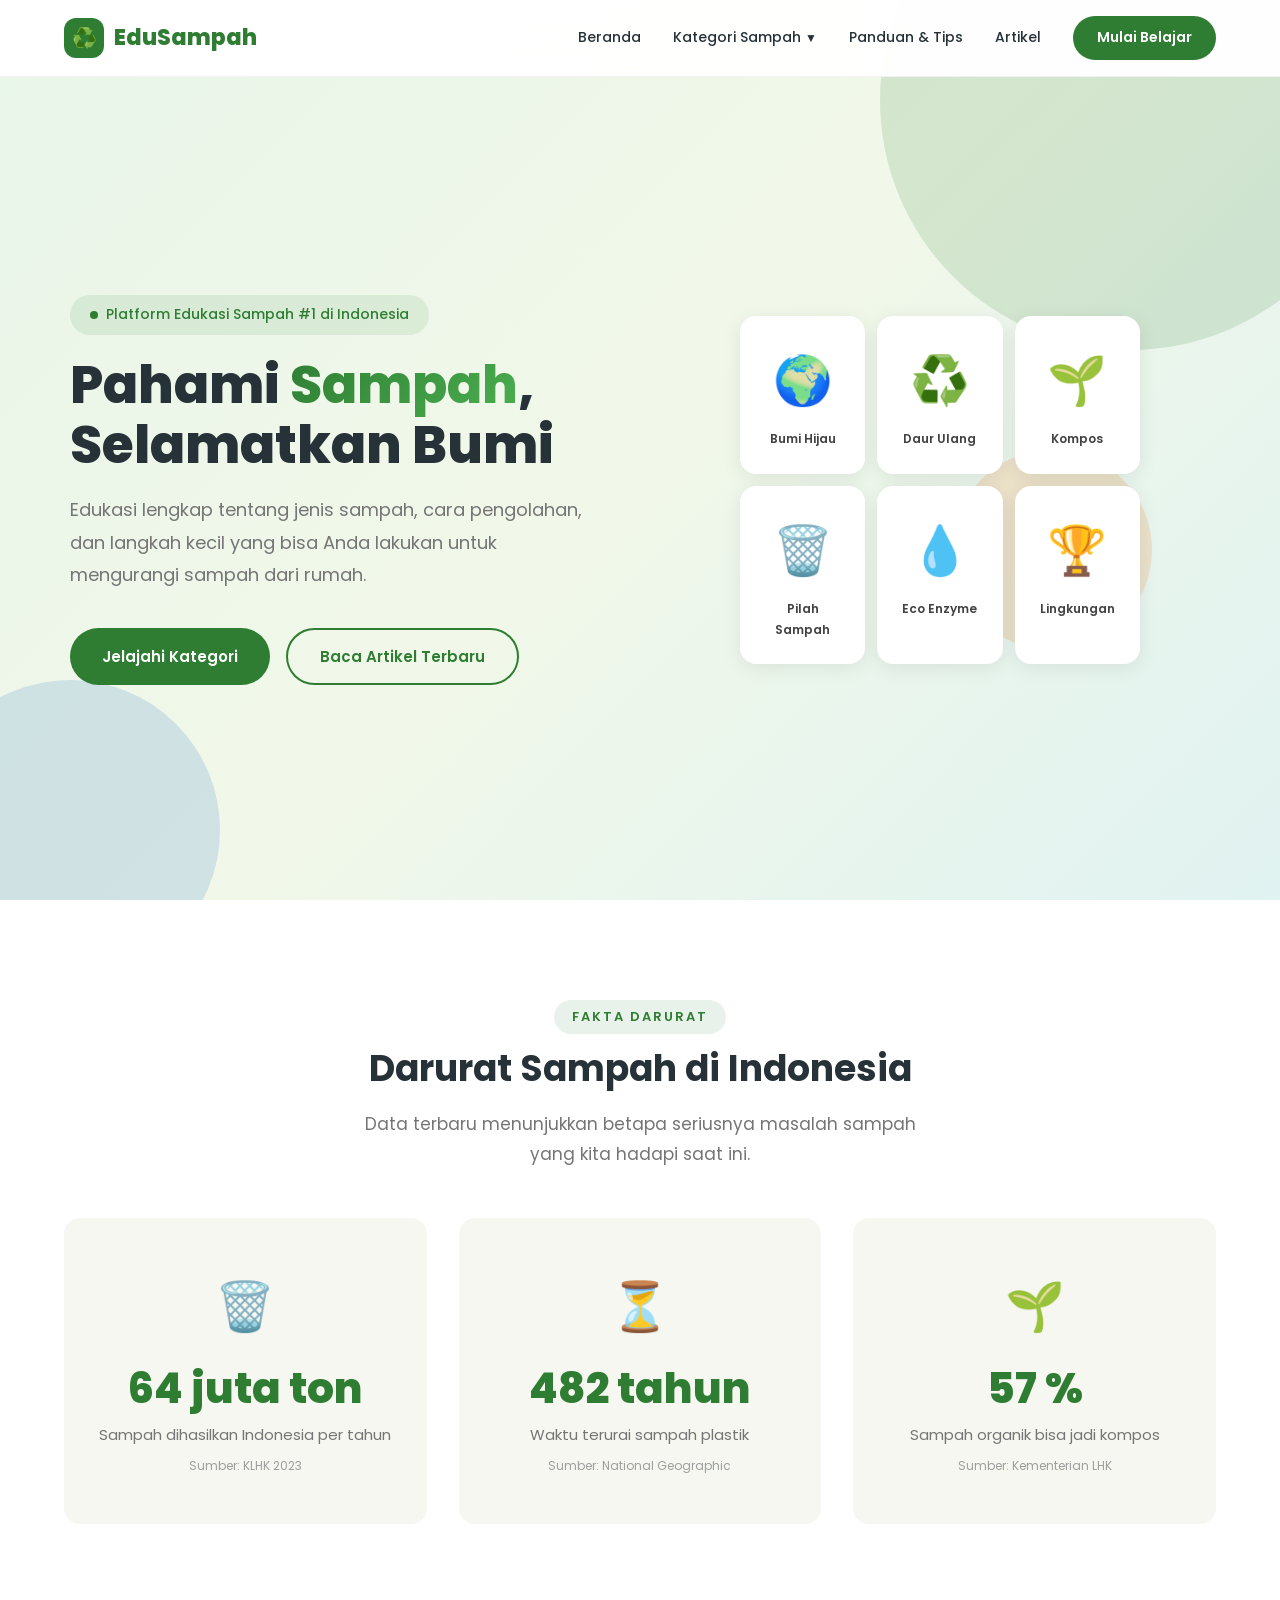
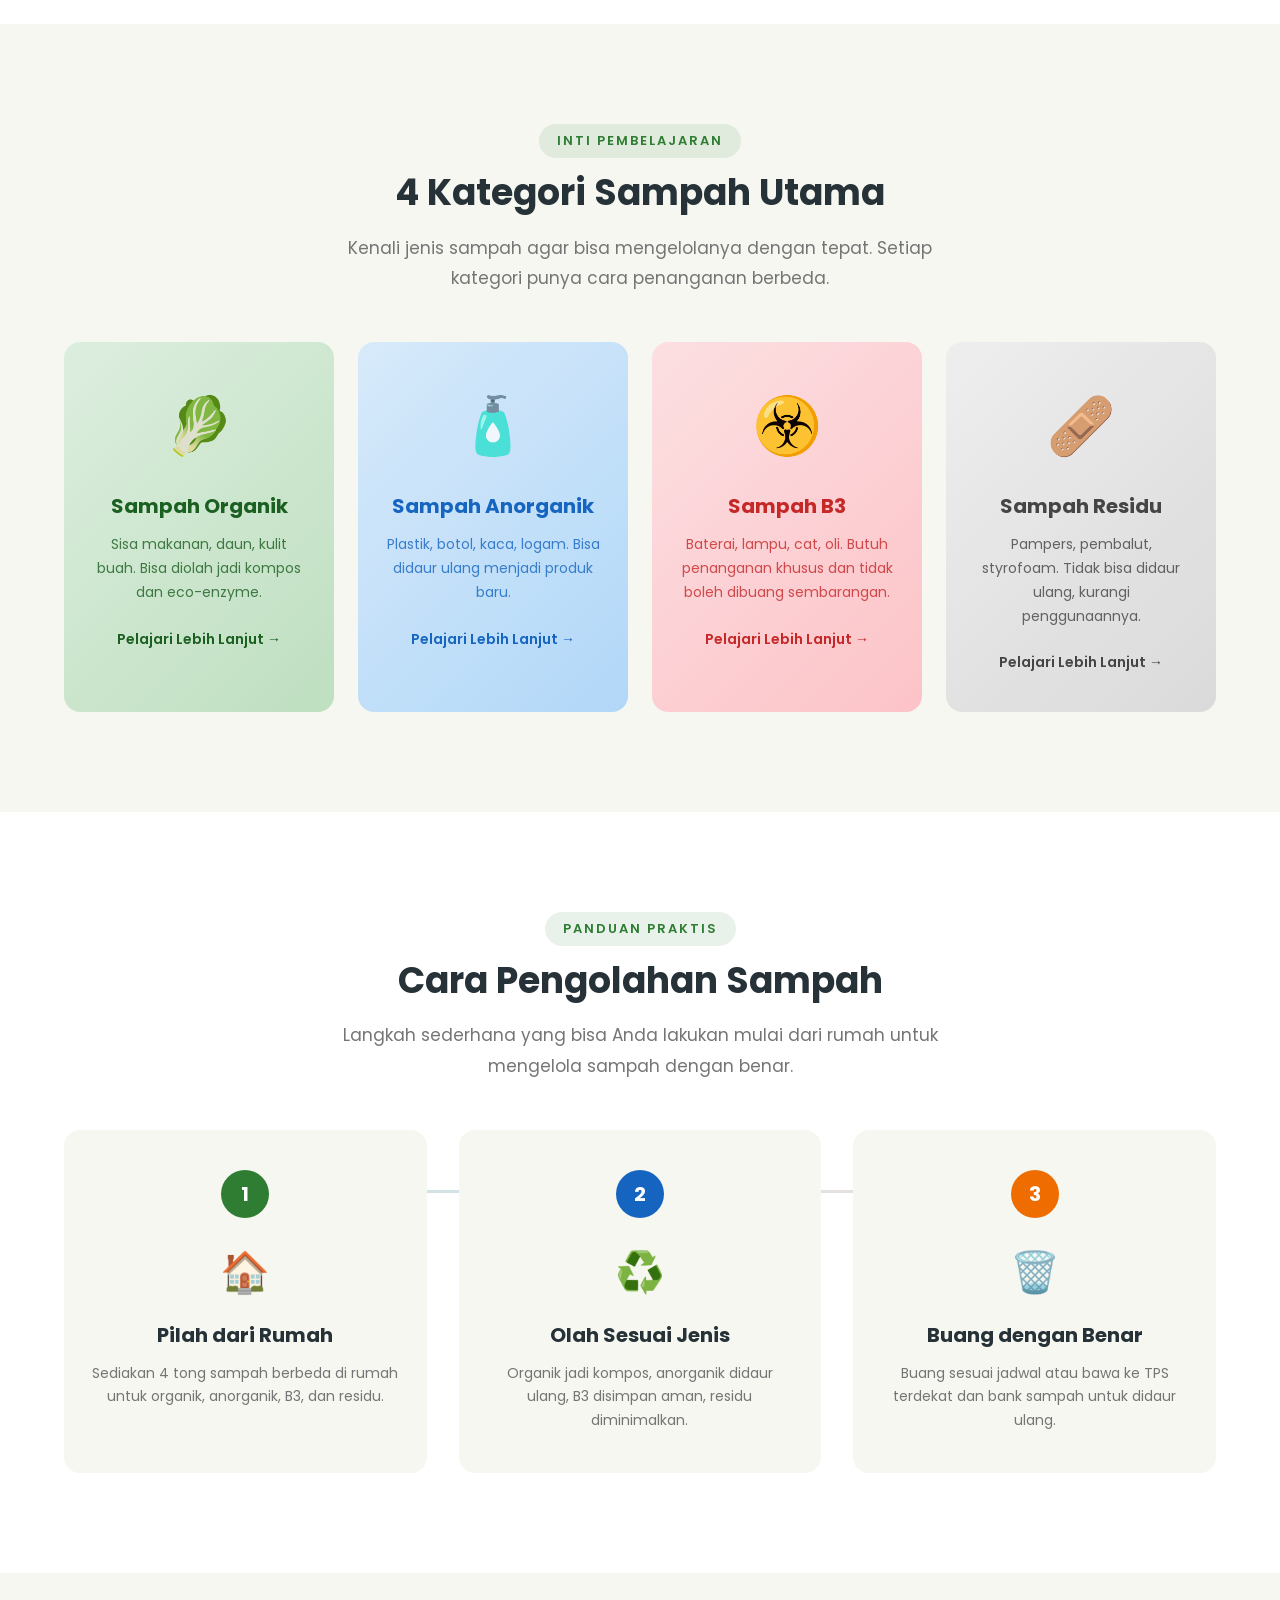
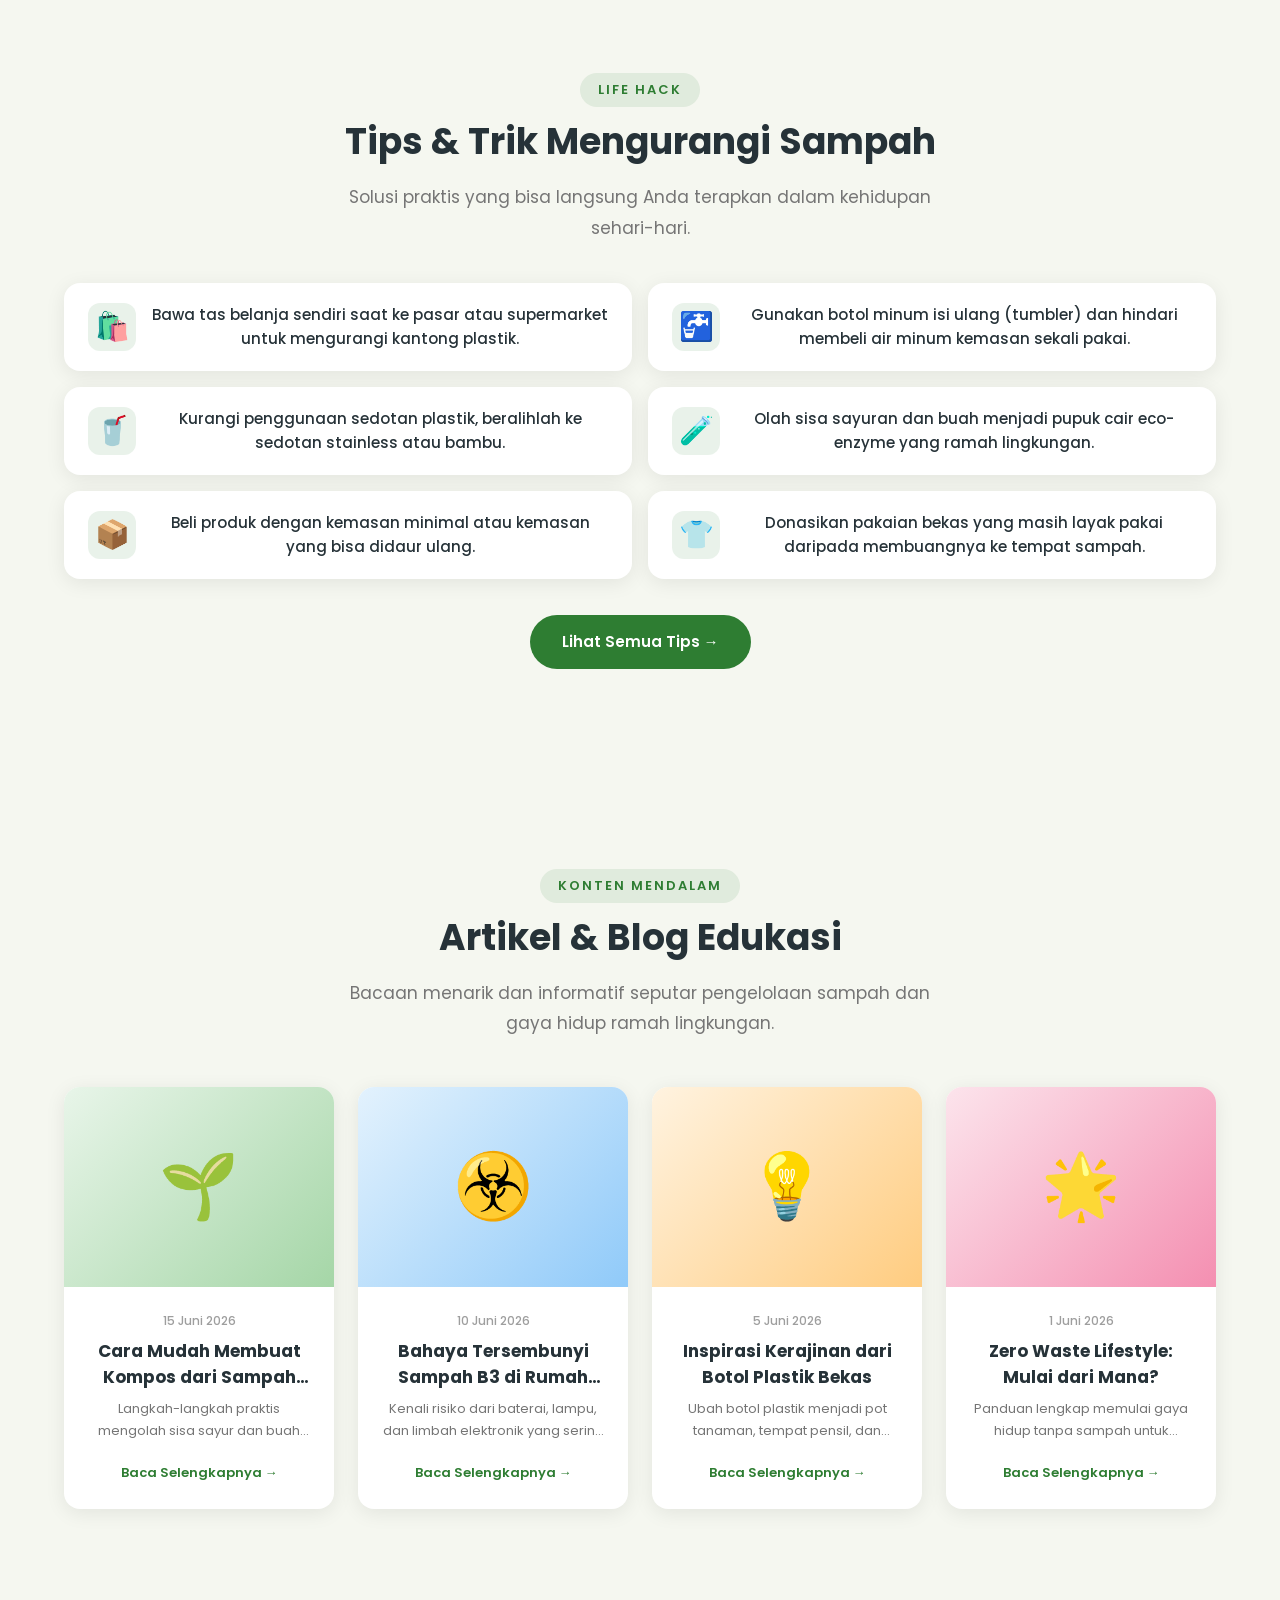
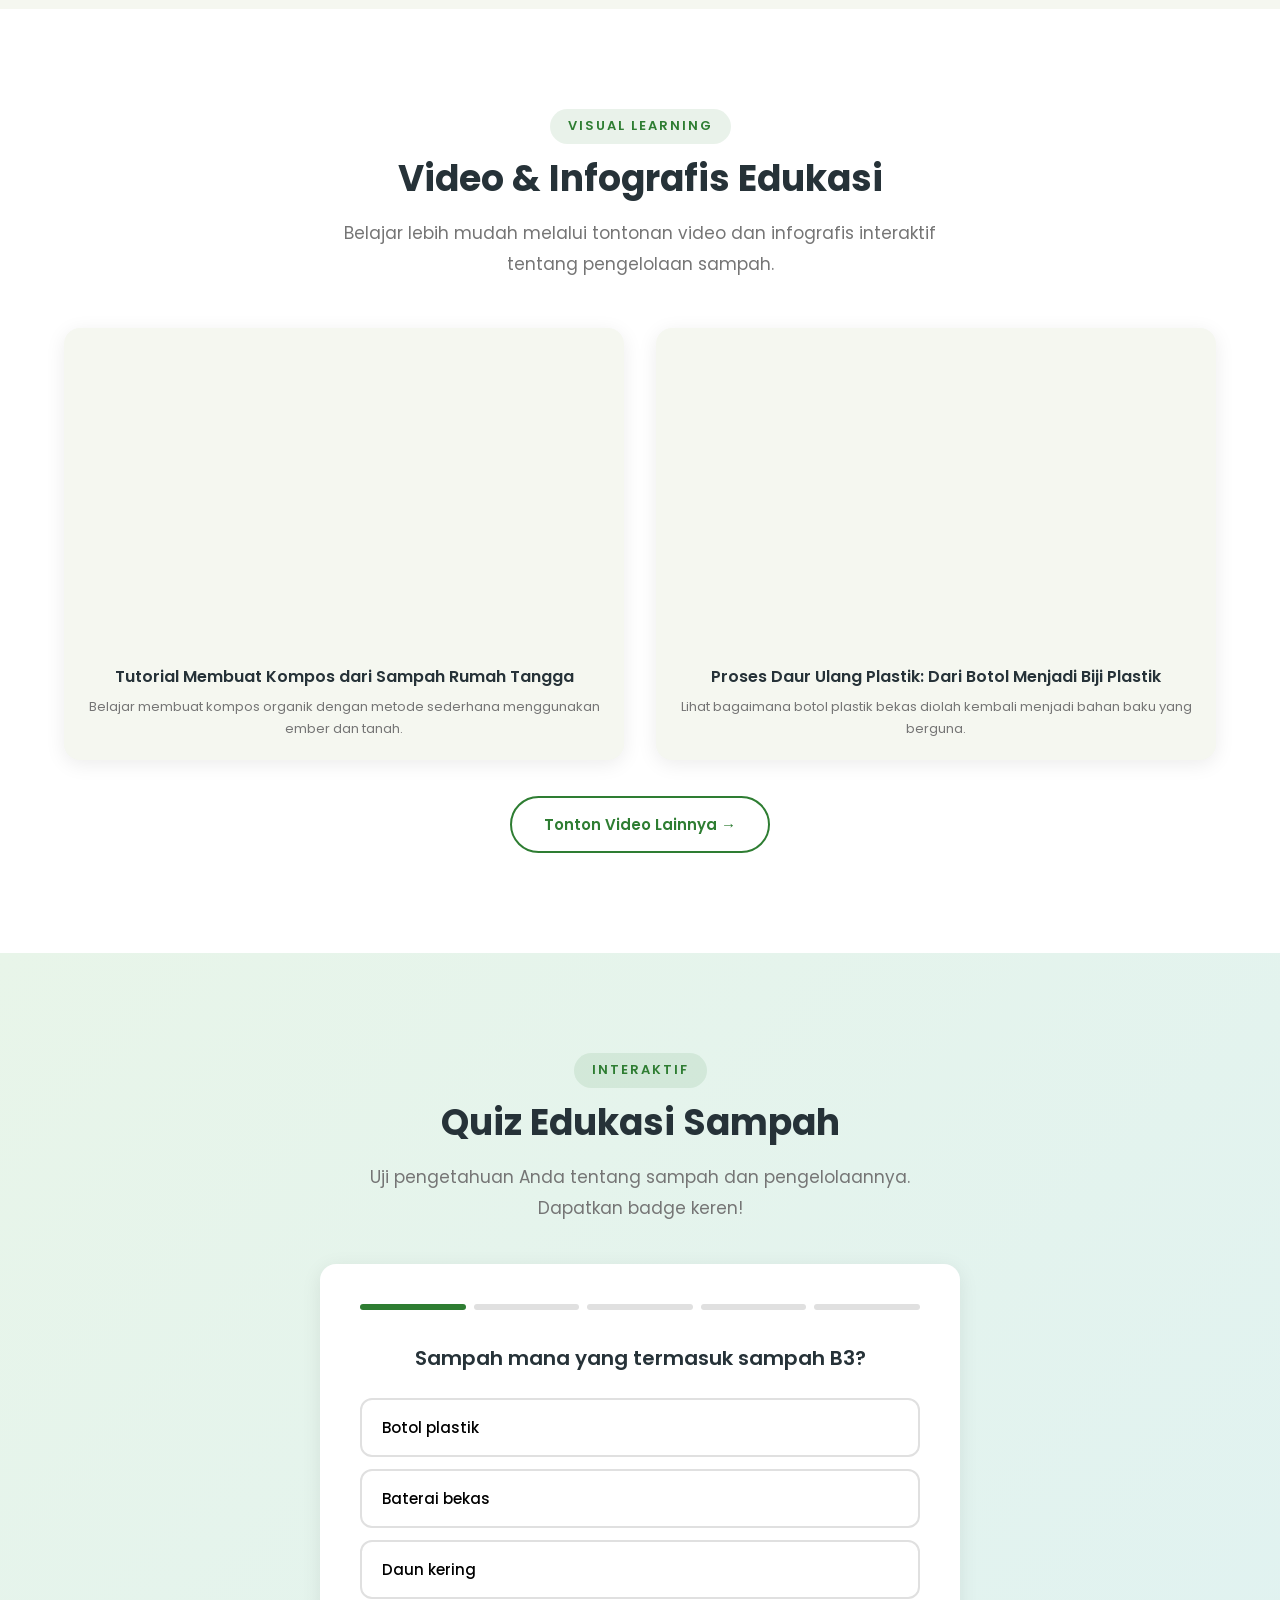
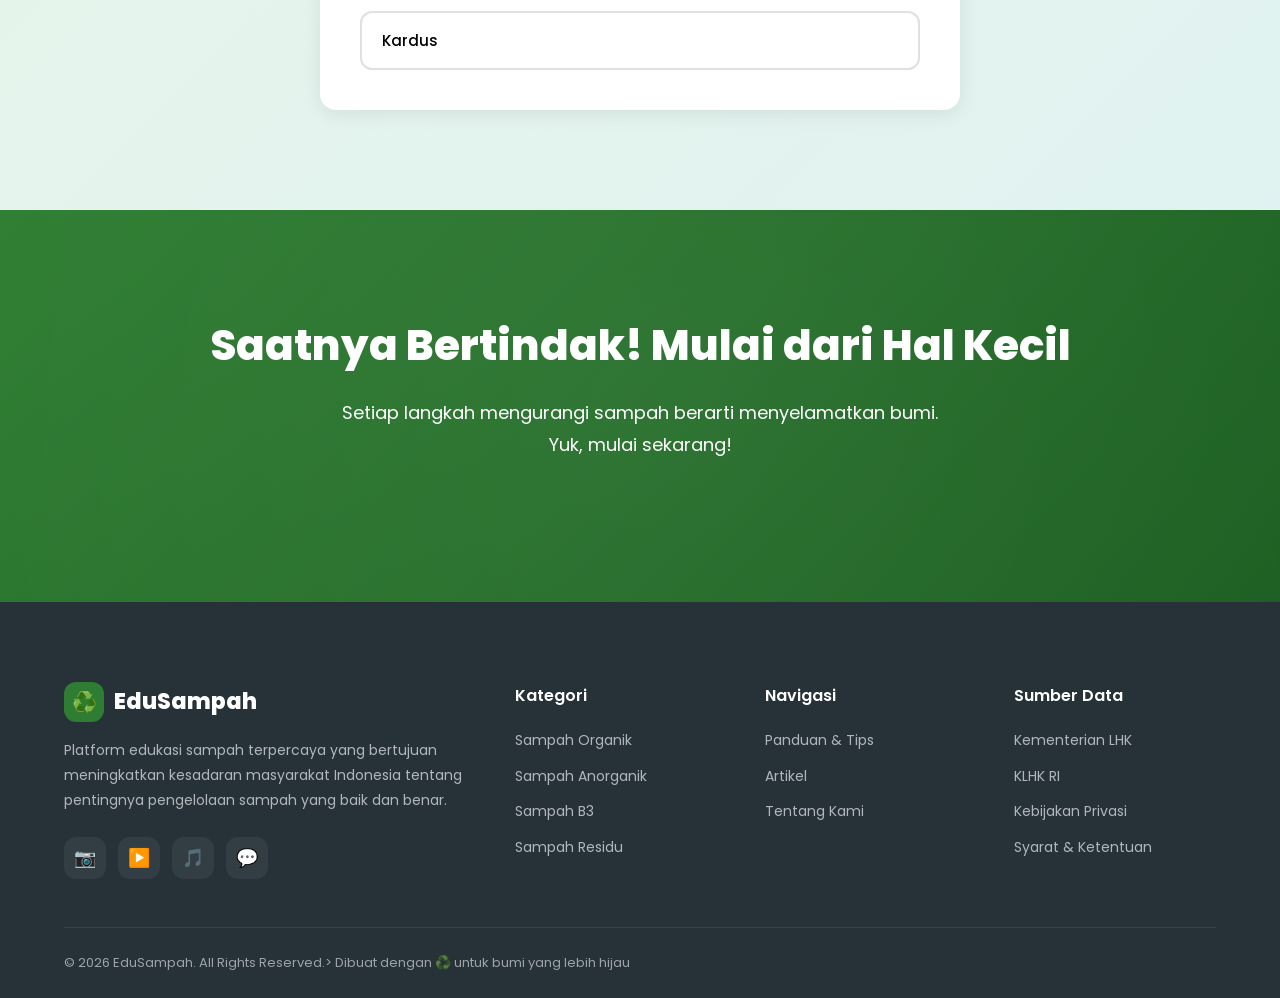
<file: index.html>
<!DOCTYPE html>
<html lang="id">
<head>
  <meta charset="UTF-8">
  <meta name="viewport" content="width=device-width, initial-scale=1.0">
  <title>EduSampah - Pahami Sampah, Selamatkan Bumi</title>
  <meta name="description" content="Edukasi lengkap tentang jenis sampah, cara pengolahan, dan langkah kecil mengurangi sampah dari rumah.">
  <link rel="stylesheet" href="css/style.css">
  <link rel="stylesheet" href="css/navigation.css">
  <link rel="stylesheet" href="css/hero.css">
  <link rel="stylesheet" href="css/components.css">
  <link rel="stylesheet" href="css/responsive.css">
</head>
<body>

  <nav class="navbar">
    <div class="container">
      <a href="index.html" class="nav-logo">
        <span class="nav-logo-icon">♻️</span>
        EduSampah
      </a>
      <button class="nav-toggle" aria-label="Toggle navigation menu">
        <span></span><span></span><span></span>
      </button>
      <div class="nav-menu">
        <a href="index.html" class="nav-link">Beranda</a>
        <div class="nav-dropdown">
          <button class="nav-dropdown-toggle">
            Kategori Sampah <span class="chevron">▼</span>
          </button>
          <div class="nav-dropdown-menu">
            <a href="pages/organik.html" class="nav-dropdown-link">
              <span class="nav-dropdown-icon green">🥬</span>
              Organik
            </a>
            <a href="pages/anorganik.html" class="nav-dropdown-link">
              <span class="nav-dropdown-icon blue">🧴</span>
              Anorganik
            </a>
            <a href="pages/b3.html" class="nav-dropdown-link">
              <span class="nav-dropdown-icon red">☣️</span>
              B3
            </a>
            <a href="pages/residu.html" class="nav-dropdown-link">
              <span class="nav-dropdown-icon gray">🩹</span>
              Residu
            </a>
          </div>
        </div>
        <a href="pages/panduan.html" class="nav-link">Panduan & Tips</a>
        <a href="pages/artikel.html" class="nav-link">Artikel</a>
        <a href="#belajar" class="nav-cta">Mulai Belajar</a>
      </div>
    </div>
  </nav>

  <section class="hero" id="beranda">
    <div class="hero-shape hero-shape-1"></div>
    <div class="hero-shape hero-shape-2"></div>
    <div class="hero-shape hero-shape-3"></div>
    <div class="container">
      <div class="hero-content">
        <div class="hero-badge">
          <span class="hero-badge-dot"></span>
          Platform Edukasi Sampah #1 di Indonesia
        </div>
        <h1 class="hero-title">
          Pahami <span>Sampah</span>,<br>Selamatkan Bumi
        </h1>
        <p class="hero-subtitle">
          Edukasi lengkap tentang jenis sampah, cara pengolahan, dan langkah kecil yang bisa Anda lakukan untuk mengurangi sampah dari rumah.
        </p>
        <div class="hero-actions">
          <a href="#kategori" class="btn btn-primary">Jelajahi Kategori</a>
          <a href="#artikel" class="btn btn-outline">Baca Artikel Terbaru</a>
        </div>

      </div>
      <div class="hero-visual">
        <div class="hero-emoji-grid">
          <div class="hero-emoji-item fade-in">
            <div class="hero-emoji">🌍</div>
            <div class="hero-emoji-label">Bumi Hijau</div>
          </div>
          <div class="hero-emoji-item fade-in">
            <div class="hero-emoji">♻️</div>
            <div class="hero-emoji-label">Daur Ulang</div>
          </div>
          <div class="hero-emoji-item fade-in">
            <div class="hero-emoji">🌱</div>
            <div class="hero-emoji-label">Kompos</div>
          </div>
          <div class="hero-emoji-item fade-in">
            <div class="hero-emoji">🗑️</div>
            <div class="hero-emoji-label">Pilah Sampah</div>
          </div>
          <div class="hero-emoji-item fade-in">
            <div class="hero-emoji">💧</div>
            <div class="hero-emoji-label">Eco Enzyme</div>
          </div>
          <div class="hero-emoji-item fade-in">
            <div class="hero-emoji">🏆</div>
            <div class="hero-emoji-label">Lingkungan</div>
          </div>
        </div>
      </div>
    </div>
  </section>

  <section class="section stats-section" id="statistik">
    <div class="container text-center">
      <span class="section-label">Fakta Darurat</span>
      <h2 class="section-title">Darurat Sampah di Indonesia</h2>
      <p class="section-subtitle mx-auto" style="margin-bottom:48px;">
        Data terbaru menunjukkan betapa seriusnya masalah sampah yang kita hadapi saat ini.
      </p>
      <div class="stats-grid">
        <div class="stat-card fade-in">
          <div class="stat-icon">🗑️</div>
          <div class="stat-number">67 juta ton</div>
          <div class="stat-desc">Sampah dihasilkan Indonesia per tahun</div>
          <div class="stat-source">Sumber: KLHK 2023</div>
        </div>
        <div class="stat-card fade-in">
          <div class="stat-icon">⏳</div>
          <div class="stat-number">500 tahun</div>
          <div class="stat-desc">Waktu terurai sampah plastik</div>
          <div class="stat-source">Sumber: National Geographic</div>
        </div>
        <div class="stat-card fade-in">
          <div class="stat-icon">🌱</div>
          <div class="stat-number">60%</div>
          <div class="stat-desc">Sampah organik bisa jadi kompos</div>
          <div class="stat-source">Sumber: Kementerian LHK</div>
        </div>
      </div>
    </div>
  </section>

  <section class="section" id="kategori">
    <div class="container text-center">
      <span class="section-label">Inti Pembelajaran</span>
      <h2 class="section-title">4 Kategori Sampah Utama</h2>
      <p class="section-subtitle mx-auto" style="margin-bottom:16px;">
        Kenali jenis sampah agar bisa mengelolanya dengan tepat. Setiap kategori punya cara penanganan berbeda.
      </p>
      <div class="categories-grid">
        <div class="category-card green fade-in">
          <div class="category-icon">🥬</div>
          <h3 class="category-name">Sampah Organik</h3>
          <p class="category-desc">Sisa makanan, daun, kulit buah. Bisa diolah jadi kompos dan eco-enzyme.</p>
          <a href="pages/organik.html" class="category-link">Pelajari Lebih Lanjut →</a>
        </div>
        <div class="category-card blue fade-in">
          <div class="category-icon">🧴</div>
          <h3 class="category-name">Sampah Anorganik</h3>
          <p class="category-desc">Plastik, botol, kaca, logam. Bisa didaur ulang menjadi produk baru.</p>
          <a href="pages/anorganik.html" class="category-link">Pelajari Lebih Lanjut →</a>
        </div>
        <div class="category-card red fade-in">
          <div class="category-icon">☣️</div>
          <h3 class="category-name">Sampah B3</h3>
          <p class="category-desc">Baterai, lampu, cat, oli. Butuh penanganan khusus dan tidak boleh dibuang sembarangan.</p>
          <a href="pages/b3.html" class="category-link">Pelajari Lebih Lanjut →</a>
        </div>
        <div class="category-card gray fade-in">
          <div class="category-icon">🩹</div>
          <h3 class="category-name">Sampah Residu</h3>
          <p class="category-desc">Pampers, pembalut, styrofoam. Tidak bisa didaur ulang, kurangi penggunaannya.</p>
          <a href="pages/residu.html" class="category-link">Pelajari Lebih Lanjut →</a>
        </div>
      </div>
    </div>
  </section>

  <section class="section steps-section" id="panduan">
    <div class="container text-center">
      <span class="section-label">Panduan Praktis</span>
      <h2 class="section-title">Cara Pengolahan Sampah</h2>
      <p class="section-subtitle mx-auto" style="margin-bottom:16px;">
        Langkah sederhana yang bisa Anda lakukan mulai dari rumah untuk mengelola sampah dengan benar.
      </p>
      <div class="steps-grid">
        <div class="step-card fade-in">
          <div class="step-number one">1</div>
          <div class="step-icon">🏠</div>
          <h3 class="step-title">Pilah dari Rumah</h3>
          <p class="step-desc">Sediakan 4 tong sampah berbeda di rumah untuk organik, anorganik, B3, dan residu.</p>
        </div>
        <div class="step-card fade-in">
          <div class="step-number two">2</div>
          <div class="step-icon">♻️</div>
          <h3 class="step-title">Olah Sesuai Jenis</h3>
          <p class="step-desc">Organik jadi kompos, anorganik didaur ulang, B3 disimpan aman, residu diminimalkan.</p>
        </div>
        <div class="step-card fade-in">
          <div class="step-number three">3</div>
          <div class="step-icon">🗑️</div>
          <h3 class="step-title">Buang dengan Benar</h3>
          <p class="step-desc">Buang sesuai jadwal atau bawa ke TPS terdekat dan bank sampah untuk didaur ulang.</p>
        </div>
      </div>
    </div>
  </section>

  <section class="section" id="tips">
    <div class="container text-center">
      <span class="section-label">Life Hack</span>
      <h2 class="section-title">Tips & Trik Mengurangi Sampah</h2>
      <p class="section-subtitle mx-auto" style="margin-bottom:16px;">
        Solusi praktis yang bisa langsung Anda terapkan dalam kehidupan sehari-hari.
      </p>
      <div class="tips-grid">
        <div class="tip-card fade-in-left">
          <span class="tip-icon">🛍️</span>
          <span class="tip-text">Bawa tas belanja sendiri saat ke pasar atau supermarket untuk mengurangi kantong plastik.</span>
        </div>
        <div class="tip-card fade-in-right">
          <span class="tip-icon">🚰</span>
          <span class="tip-text">Gunakan botol minum isi ulang (tumbler) dan hindari membeli air minum kemasan sekali pakai.</span>
        </div>
        <div class="tip-card fade-in-left">
          <span class="tip-icon">🥤</span>
          <span class="tip-text">Kurangi penggunaan sedotan plastik, beralihlah ke sedotan stainless atau bambu.</span>
        </div>
        <div class="tip-card fade-in-right">
          <span class="tip-icon">🧪</span>
          <span class="tip-text">Olah sisa sayuran dan buah menjadi pupuk cair eco-enzyme yang ramah lingkungan.</span>
        </div>
        <div class="tip-card fade-in-left">
          <span class="tip-icon">📦</span>
          <span class="tip-text">Beli produk dengan kemasan minimal atau kemasan yang bisa didaur ulang.</span>
        </div>
        <div class="tip-card fade-in-right">
          <span class="tip-icon">👕</span>
          <span class="tip-text">Donasikan pakaian bekas yang masih layak pakai daripada membuangnya ke tempat sampah.</span>
        </div>
      </div>
      <a href="pages/panduan.html" class="btn btn-primary" style="margin-top:36px;">Lihat Semua Tips →</a>
    </div>
  </section>

  <section class="section" id="artikel">
    <div class="container text-center">
      <span class="section-label">Konten Mendalam</span>
      <h2 class="section-title">Artikel & Blog Edukasi</h2>
      <p class="section-subtitle mx-auto" style="margin-bottom:16px;">
        Bacaan menarik dan informatif seputar pengelolaan sampah dan gaya hidup ramah lingkungan.
      </p>
      <div class="articles-grid">
        <div class="article-card fade-in">
          <div class="article-thumb green-bg">🌱</div>
          <div class="article-body">
            <div class="article-date">15 Juni 2026</div>
            <h3 class="article-title">Cara Mudah Membuat Kompos dari Sampah Dapur</h3>
            <p class="article-excerpt">Langkah-langkah praktis mengolah sisa sayur dan buah menjadi pupuk kompos yang berkualitas.</p>
            <a href="pages/artikel.html" class="article-link">Baca Selengkapnya →</a>
          </div>
        </div>
        <div class="article-card fade-in">
          <div class="article-thumb blue-bg">☣️</div>
          <div class="article-body">
            <div class="article-date">10 Juni 2026</div>
            <h3 class="article-title">Bahaya Tersembunyi Sampah B3 di Rumah Anda</h3>
            <p class="article-excerpt">Kenali risiko dari baterai, lampu, dan limbah elektronik yang sering kita buang sembarangan.</p>
            <a href="pages/artikel.html" class="article-link">Baca Selengkapnya →</a>
          </div>
        </div>
        <div class="article-card fade-in">
          <div class="article-thumb orange-bg">💡</div>
          <div class="article-body">
            <div class="article-date">5 Juni 2026</div>
            <h3 class="article-title">Inspirasi Kerajinan dari Botol Plastik Bekas</h3>
            <p class="article-excerpt">Ubah botol plastik menjadi pot tanaman, tempat pensil, dan dekorasi rumah yang cantik.</p>
            <a href="pages/artikel.html" class="article-link">Baca Selengkapnya →</a>
          </div>
        </div>
        <div class="article-card fade-in">
          <div class="article-thumb pink-bg">🌟</div>
          <div class="article-body">
            <div class="article-date">1 Juni 2026</div>
            <h3 class="article-title">Zero Waste Lifestyle: Mulai dari Mana?</h3>
            <p class="article-excerpt">Panduan lengkap memulai gaya hidup tanpa sampah untuk pemula dengan langkah-langkah sederhana.</p>
            <a href="pages/artikel.html" class="article-link">Baca Selengkapnya →</a>
          </div>
        </div>
      </div>
    </div>
  </section>

  <section class="section video-section" id="video">
    <div class="container text-center">
      <span class="section-label">Visual Learning</span>
      <h2 class="section-title">Video & Infografis Edukasi</h2>
      <p class="section-subtitle mx-auto" style="margin-bottom:16px;">
        Belajar lebih mudah melalui tontonan video dan infografis interaktif tentang pengelolaan sampah.
      </p>
      <div class="video-grid">
        <div class="video-card fade-in">
          <div class="video-embed">
            <iframe src="https://www.youtube.com/embed/dQw4w9WgXcQ" title="Video Edukasi" allowfullscreen loading="lazy"></iframe>
          </div>
          <div class="video-info">
            <h3 class="video-title">Tutorial Membuat Kompos dari Sampah Rumah Tangga</h3>
            <p class="video-desc">Belajar membuat kompos organik dengan metode sederhana menggunakan ember dan tanah.</p>
          </div>
        </div>
        <div class="video-card fade-in">
          <div class="video-embed">
            <iframe src="https://www.youtube.com/embed/dQw4w9WgXcQ" title="Video Edukasi" allowfullscreen loading="lazy"></iframe>
          </div>
          <div class="video-info">
            <h3 class="video-title">Proses Daur Ulang Plastik: Dari Botol Menjadi Biji Plastik</h3>
            <p class="video-desc">Lihat bagaimana botol plastik bekas diolah kembali menjadi bahan baku yang berguna.</p>
          </div>
        </div>
      </div>
      <a href="#" class="btn btn-outline" style="margin-top:36px;">Tonton Video Lainnya →</a>
    </div>
  </section>

  <section class="section quiz-section" id="quiz">
    <div class="container text-center">
      <span class="section-label">Interaktif</span>
      <h2 class="section-title">Quiz Edukasi Sampah</h2>
      <p class="section-subtitle mx-auto" style="margin-bottom:16px;">
        Uji pengetahuan Anda tentang sampah dan pengelolaannya. Dapatkan badge keren!
      </p>
      <div class="quiz-box" id="quizContainer">
        <div class="quiz-question">Memuat quiz...</div>
      </div>
    </div>
  </section>



  <section class="section cta-section" id="belajar">
    <div class="container">
      <h2 class="cta-title fade-in">Saatnya Bertindak! Mulai dari Hal Kecil</h2>
      <p class="cta-subtitle fade-in">
        Setiap langkah mengurangi sampah berarti menyelamatkan bumi. Yuk, mulai sekarang!
      </p>

    </div>
  </section>

  <footer class="footer">
    <div class="container">
      <div class="footer-grid">
        <div>
          <a href="index.html" class="nav-logo" style="color:var(--white);">
            <span class="nav-logo-icon">♻️</span>
            EduSampah
          </a>
          <p class="footer-brand-desc">
            Platform edukasi sampah terpercaya yang bertujuan meningkatkan kesadaran masyarakat Indonesia tentang pentingnya pengelolaan sampah yang baik dan benar.
          </p>
          <div class="footer-social">
            <a href="#" class="footer-social-link" aria-label="Instagram">📷</a>
            <a href="#" class="footer-social-link" aria-label="YouTube">▶️</a>
            <a href="#" class="footer-social-link" aria-label="TikTok">🎵</a>
            <a href="#" class="footer-social-link" aria-label="WhatsApp">💬</a>
          </div>
        </div>
        <div>
          <h4 class="footer-heading">Kategori</h4>
          <div class="footer-links">
            <a href="pages/organik.html" class="footer-link">Sampah Organik</a>
            <a href="pages/anorganik.html" class="footer-link">Sampah Anorganik</a>
            <a href="pages/b3.html" class="footer-link">Sampah B3</a>
            <a href="pages/residu.html" class="footer-link">Sampah Residu</a>
          </div>
        </div>
        <div>
          <h4 class="footer-heading">Navigasi</h4>
          <div class="footer-links">
            <a href="pages/panduan.html" class="footer-link">Panduan & Tips</a>
            <a href="pages/artikel.html" class="footer-link">Artikel</a>
            <a href="pages/tentang.html" class="footer-link">Tentang Kami</a>
          </div>
        </div>
        <div>
          <h4 class="footer-heading">Sumber Data</h4>
          <div class="footer-links">
            <a href="#" class="footer-link">Kementerian LHK</a>
            <a href="#" class="footer-link">KLHK RI</a>
            <a href="#" class="footer-link">Kebijakan Privasi</a>
            <a href="#" class="footer-link">Syarat & Ketentuan</a>
          </div>
        </div>
      </div>
      <div class="footer-bottom">
        <span>© 2026 EduSampah. All Rights Reserved.</span</span>>
        <span>Dibuat</span> dengan ♻️ untuk bumi yang lebih hijau</span>
      </div>
    </div>
  </footer>

  <script type="module" src="js/main.js"></script>
</body>
</html>
</file>
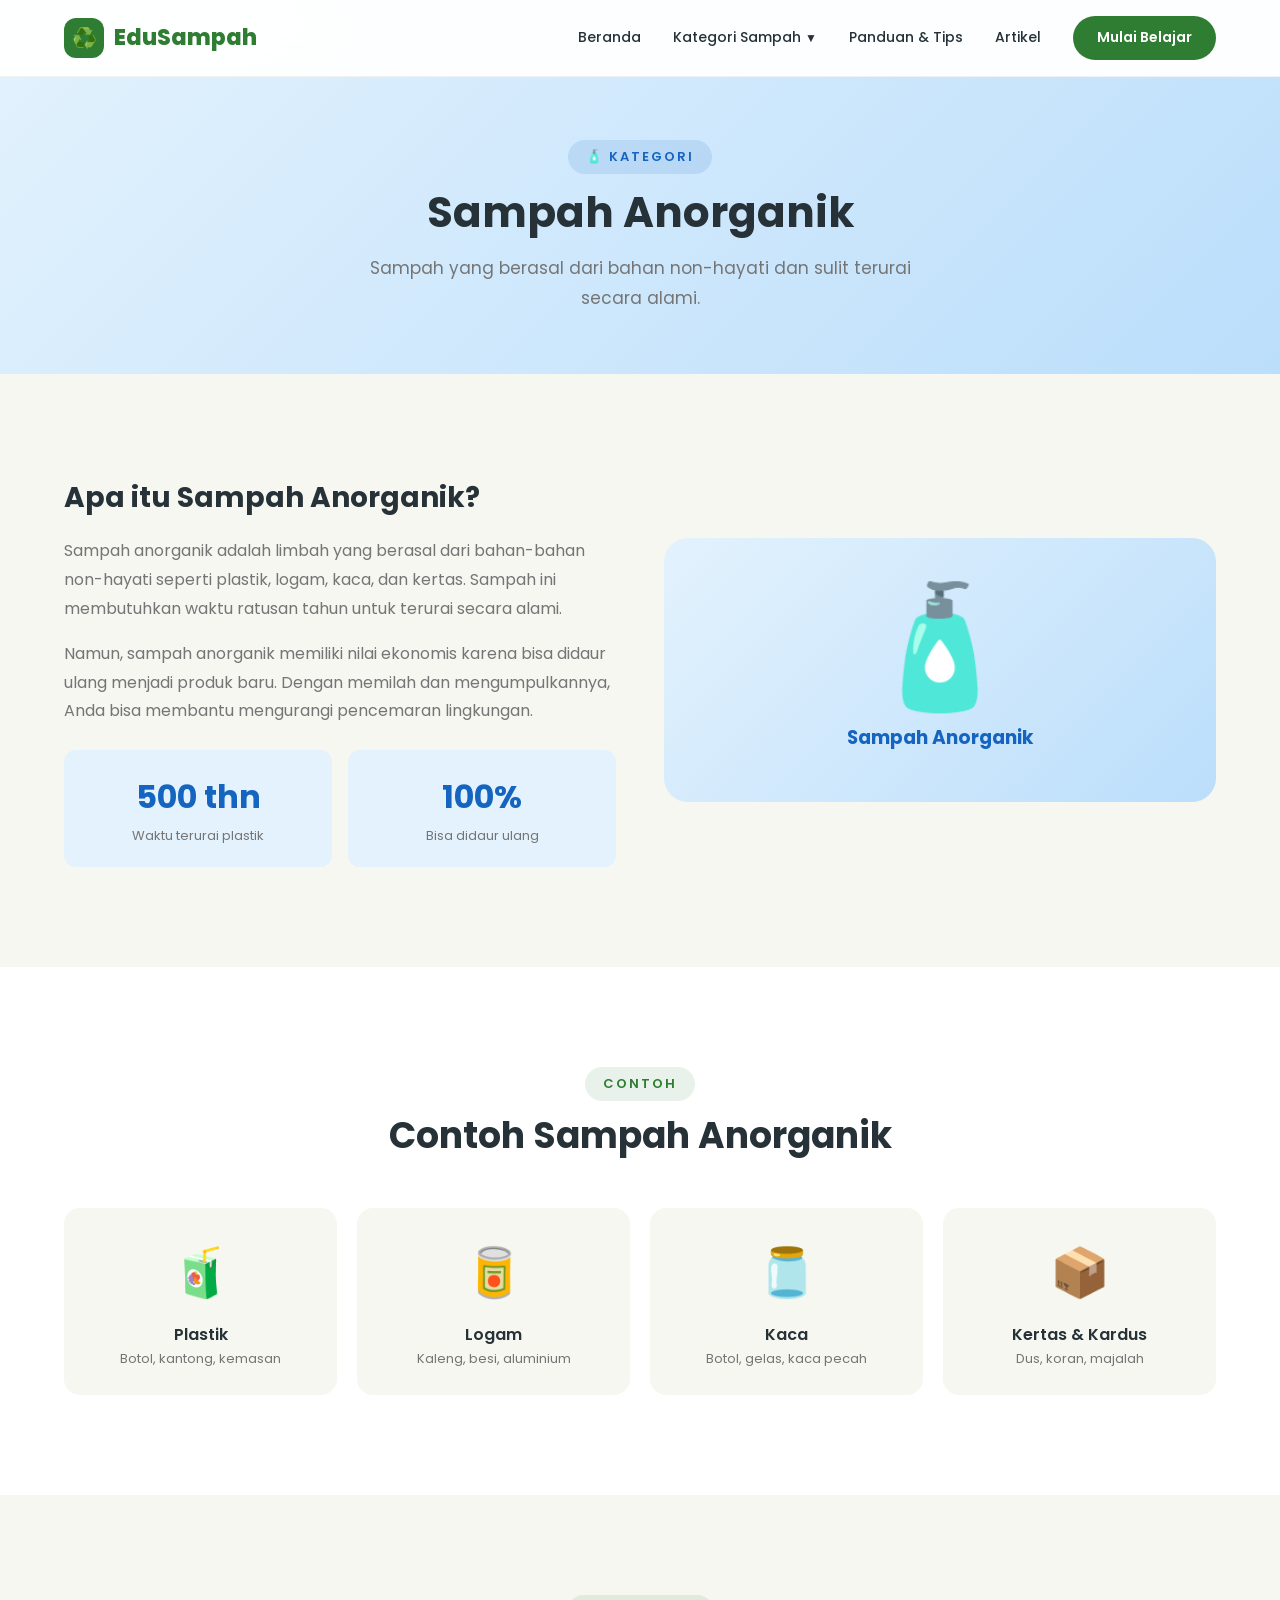
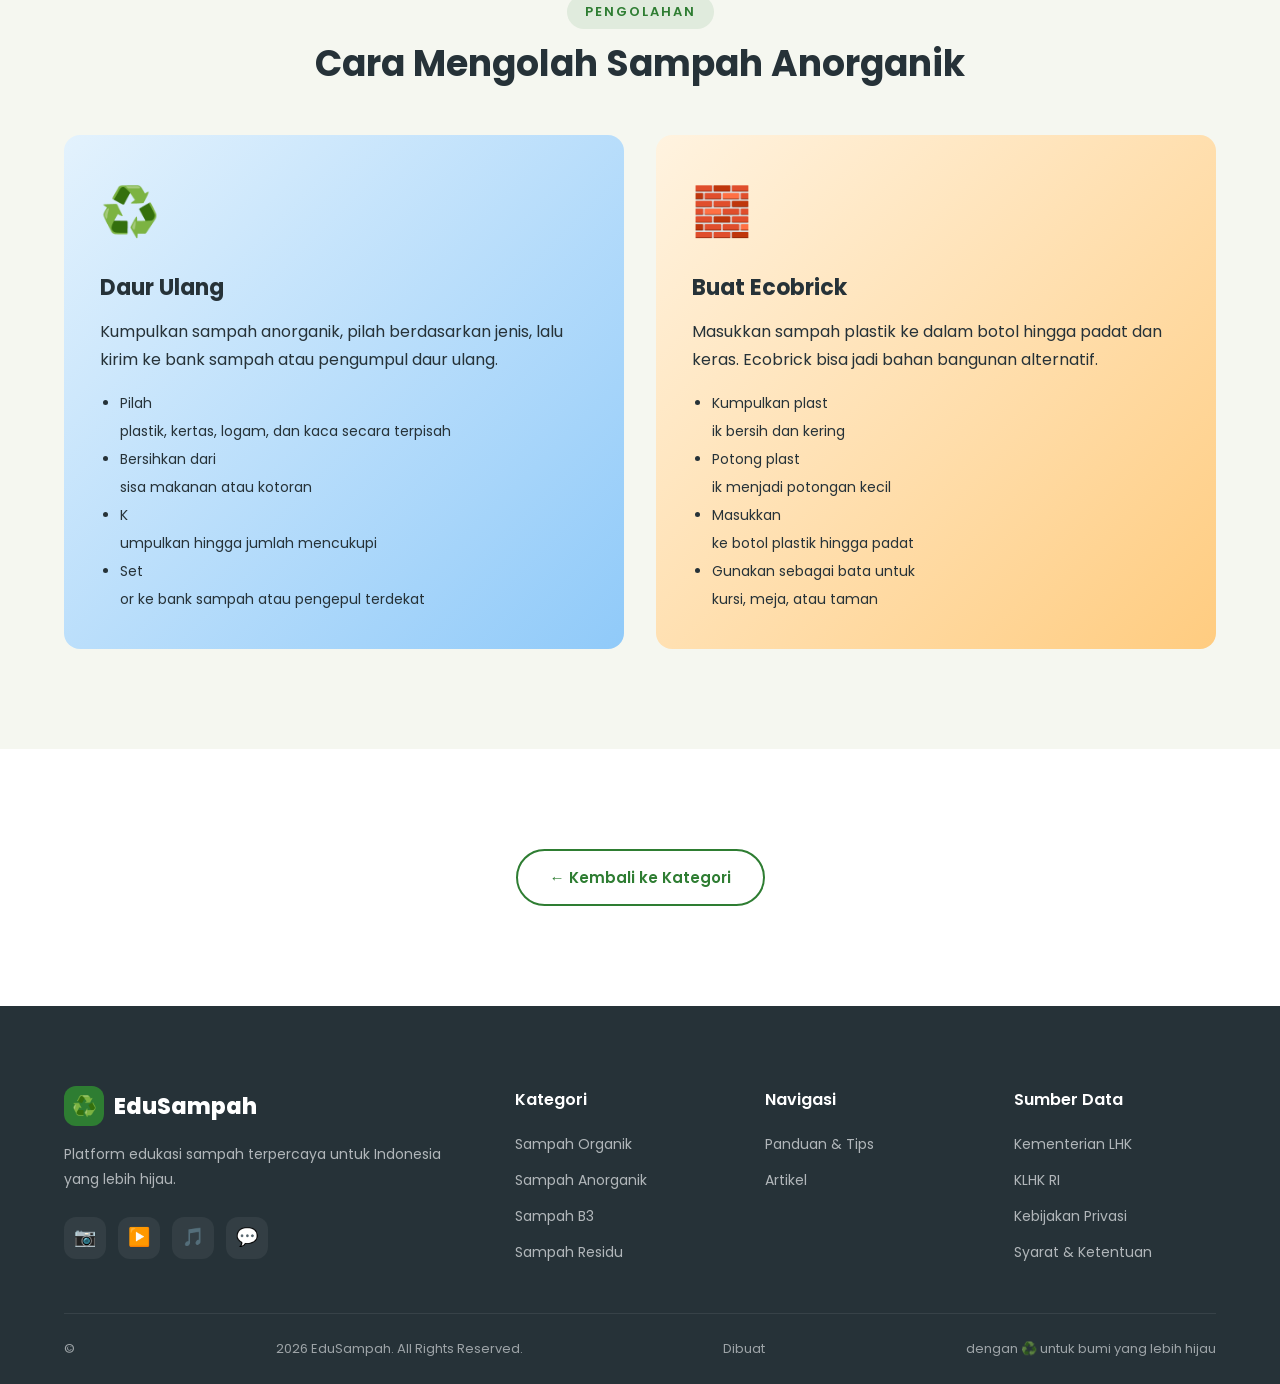
<file: pages/anorganik.html>
<!DOCTYPE html>
<html lang="id">
<head>
  <meta charset="UTF-8">
  <meta name="viewport" content="width=device-width, initial-scale=1.0">
  <title>Sampah Anorganik - EduSampah</title>
  <link rel="stylesheet" href="../css/style.css">
  <link rel="stylesheet" href="../css/navigation.css">
  <link rel="stylesheet" href="../css/components.css">
  <link rel="stylesheet" href="../css/responsive.css">
</head>
<body>

  <nav class="navbar">
    <div class="container">
      <a href="../index.html" class="nav-logo">
        <span class="nav-logo-icon">♻️</span>
        EduSampah
      </a>
      <button class="nav-toggle" aria-label="Toggle navigation menu">
        <span></span><span></span><span></span>
      </button>
      <div class="nav-menu">
        <a href="../index.html" class="nav-link">Beranda</a>
        <div class="nav-dropdown">
          <button class="nav-dropdown-toggle">
            Kategori Sampah <span class="chevron">▼</span>
          </button>
          <div class="nav-dropdown-menu">
            <a href="organik.html" class="nav-dropdown-link">
              <span class="nav-dropdown-icon green">🥬</span>
              Organik
            </a>
            <a href="anorganik.html" class="nav-dropdown-link">
              <span class="nav-dropdown-icon blue">🧴</span>
              Anorganik
            </a>
            <a href="b3.html" class="nav-dropdown-link">
              <span class="nav-dropdown-icon red">☣️</span>
              B3
            </a>
            <a href="residu.html" class="nav-dropdown-link">
              <span class="nav-dropdown-icon gray">🩹</span>
              Residu
            </a>
          </div>
        </div>
        <a href="panduan.html" class="nav-link">Panduan & Tips</a>
        <a href="artikel.html" class="nav-link">Artikel</a>
        <a href="../index.html#belajar" class="nav-cta">Mulai Belajar</a>
      </div>
    </div>
  </nav>

  <section class="page-header" style="background:linear-gradient(135deg,#E3F2FD,#BBDEFB);">
    <div class="container">
      <span class="section-label" style="background:rgba(21,101,192,0.12);color:var(--blue);">🧴 Kategori</span>
      <h1 class="section-title">Sampah Anorganik</h1>
      <p class="section-subtitle">Sampah yang berasal dari bahan non-hayati dan sulit terurai secara alami.</p>
    </div>
  </section>

  <section class="section">
    <div class="container">
      <div style="display:grid;grid-template-columns:1fr 1fr;gap:48px;align-items:center;">
        <div class="fade-in-left">
          <h2 style="font-size:28px;font-weight:700;margin-bottom:16px;">Apa itu Sampah Anorganik?</h2>
          <p style="color:var(--gray);line-height:1.8;margin-bottom:16px;">
            Sampah anorganik adalah limbah yang berasal dari bahan-bahan non-hayati seperti plastik, logam, kaca, dan kertas. Sampah ini membutuhkan waktu ratusan tahun untuk terurai secara alami.
          </p>
          <p style="color:var(--gray);line-height:1.8;margin-bottom:24px;">
            Namun, sampah anorganik memiliki nilai ekonomis karena bisa didaur ulang menjadi produk baru. Dengan memilah dan mengumpulkannya, Anda bisa membantu mengurangi pencemaran lingkungan.
          </p>
          <div style="display:grid;grid-template-columns:1fr 1fr;gap:16px;">
            <div style="padding:20px;background:#E3F2FD;border-radius:12px;text-align:center;">
              <div style="font-size:32px;font-weight:700;color:var(--blue);">500 thn</div>
              <div style="font-size:13px;color:var(--gray);">Waktu terurai plastik</div>
            </div>
            <div style="padding:20px;background:#E3F2FD;border-radius:12px;text-align:center;">
              <div style="font-size:32px;font-weight:700;color:var(--blue);">100%</div>
              <div style="font-size:13px;color:var(--gray);">Bisa didaur ulang</div>
            </div>
          </div>
        </div>
        <div class="fade-in-right" style="background:linear-gradient(135deg,#E3F2FD,#BBDEFB);border-radius:24px;padding:48px;text-align:center;">
          <div style="font-size:120px;line-height:1;">🧴</div>
          <h3 style="margin-top:16px;color:var(--blue);">Sampah Anorganik</h3>
        </div>
      </div>
    </div>
  </section>

  <section class="section" style="background:var(--white);">
    <div class="container">
      <div class="text-center" style="margin-bottom:48px;">
        <span class="section-label">Contoh</span>
        <h2 class="section-title">Contoh Sampah Anorganik</h2>
      </div>
      <div style="display:grid;grid-template-columns:repeat(4,1fr);gap:20px;">
        <div class="fade-in" style="padding:24px;background:var(--bg-light);border-radius:16px;text-align:center;">
          <div style="font-size:48px;margin-bottom:8px;">🧃</div>
          <h4 style="font-weight:600;">Plastik</h4>
          <p style="font-size:13px;color:var(--gray);">Botol, kantong, kemasan</p>
        </div>
        <div class="fade-in" style="padding:24px;background:var(--bg-light);border-radius:16px;text-align:center;">
          <div style="font-size:48px;margin-bottom:8px;">🥫</div>
          <h4 style="font-weight:600;">Logam</h4>
          <p style="font-size:13px;color:var(--gray);">Kaleng, besi, aluminium</p>
        </div>
        <div class="fade-in" style="padding:24px;background:var(--bg-light);border-radius:16px;text-align:center;">
          <div style="font-size:48px;margin-bottom:8px;">🫙</div>
          <h4 style="font-weight:600;">Kaca</h4>
          <p style="font-size:13px;color:var(--gray);">Botol, gelas, kaca pecah</p>
        </div>
        <div class="fade-in" style="padding:24px;background:var(--bg-light);border-radius:16px;text-align:center;">
          <div style="font-size:48px;margin-bottom:8px;">📦</div>
          <h4 style="font-weight:600;">Kertas & Kardus</h4>
          <p style="font-size:13px;color:var(--gray);">Dus, koran, majalah</p>
        </div>
      </div>
    </div>
  </section>

  <section class="section">
    <div class="container">
      <div class="text-center" style="margin-bottom:48px;">
        <span class="section-label">Pengolahan</span>
        <h2 class="section-title">Cara Mengolah Sampah Anorganik</h2>
      </div>
      <div style="display:grid;grid-template-columns:repeat(2,1fr);gap:32px;">
        <div class="fade-in-left" style="padding:36px;background:linear-gradient(135deg,#E3F2FD,#90CAF9);border-radius:16px;">
          <div style="font-size:48px;margin-bottom:16px;">♻️</div>
          <h3 style="font-size:22px;font-weight:700;margin-bottom:12px;">Daur Ulang</h3>
          <p style="color:var(--text-dark);line-height:1.7;margin-bottom:16px;">Kumpulkan sampah anorganik, pilah berdasarkan jenis, lalu kirim ke bank sampah atau pengumpul daur ulang.</p>
          <ul style="list-style:disc;padding-left:20px;color:var(--text-dark);line-height:2;font-size:14px;">
            <li>Pilah</li> plastik, kertas, logam, dan kaca secara terpisah</li>
            <li>Bersihkan dari</li> sisa makanan atau kotoran</li>
            <li>K</li>umpulkan hingga jumlah mencukupi</li>
            <li>Set</li>or ke bank sampah atau pengepul terdekat</li>
          </ul>
        </div>
        <div class="fade-in-right" style="padding:36px;background:linear-gradient(135deg,#FFF3E0,#FFCC80);border-radius:16px;">
          <div style="font-size:48px;margin-bottom:16px;">🧱</div>
          <h3 style="font-size:22px;font-weight:700;margin-bottom:12px;">Buat Ecobrick</h3>
          <p style="color:var(--text-dark);line-height:1.7;margin-bottom:16px;">Masukkan sampah plastik ke dalam botol hingga padat dan keras. Ecobrick bisa jadi bahan bangunan alternatif.</p>
          <ul style="list-style:disc;padding-left:20px;color:var(--text-dark);line-height:2;font-size:14px;">
            <li>Kumpulkan plast</li>ik bersih dan kering</li>
            <li>Potong plast</li>ik menjadi potongan kecil</li>
            <li>Masukkan</li> ke botol plastik hingga padat</li>
            <li>Gunakan sebagai bata untuk</li> kursi, meja, atau taman</li>
          </ul>
        </div>
      </div>
    </div>
  </section>

  <section class="section" style="background:var(--white);">
    <div class="container text-center">
      <a href="../index.html#kategori" class="btn btn-outline">← Kembali ke Kategori</a>
    </div>
  </section>

  <footer class="footer">
    <div class="container">
      <div class="footer-grid">
        <div>
          <a href="../index.html" class="nav-logo" style="color:var(--white);">
            <span class="nav-logo-icon">♻️</span>
            EduSampah
          </a>
          <p class="footer-brand-desc">Platform edukasi sampah terpercaya untuk Indonesia yang lebih hijau.</p>
          <div class="footer-social">
            <a href="#" class="footer-social-link" aria-label="Instagram">📷</a>
            <a href="#" class="footer-social-link" aria-label="YouTube">▶️</a>
            <a href="#" class="footer-social-link" aria-label="TikTok">🎵</a>
            <a href="#" class="footer-social-link" aria-label="WhatsApp">💬</a>
          </div>
        </div>
        <div>
          <h4 class="footer-heading">Kategori</h4>
          <div class="footer-links">
            <a href="organik.html" class="footer-link">Sampah Organik</a>
            <a href="anorganik.html" class="footer-link">Sampah Anorganik</a>
            <a href="b3.html" class="footer-link">Sampah B3</a>
            <a href="residu.html" class="footer-link">Sampah Residu</a>
          </div>
        </div>
        <div>
          <h4 class="footer-heading">Navigasi</h4>
          <div class="footer-links">
            <a href="panduan.html" class="footer-link">Panduan & Tips</a>
            <a href="artikel.html" class="footer-link">Artikel</a>
          </div>
        </div>
        <div>
          <h4 class="footer-heading">Sumber Data</h4>
          <div class="footer-links">
            <a href="#" class="footer-link">Kementerian LHK</a>
            <a href="#" class="footer-link">KLHK RI</a>
            <a href="#" class="footer-link">Kebijakan Privasi</a>
            <a href="#" class="footer-link">Syarat & Ketentuan</a>
          </div>
        </div>
      </div>
      <div class="footer-bottom">
        <span>©</span> 2026 EduSampah. All Rights Reserved.</span>
        <span>Dibuat</span> dengan ♻️ untuk bumi yang lebih hijau</span>
      </div>
    </div>
  </footer>

  <script type="module" src="../js/main.js"></script>
</body>
</html>
</file>
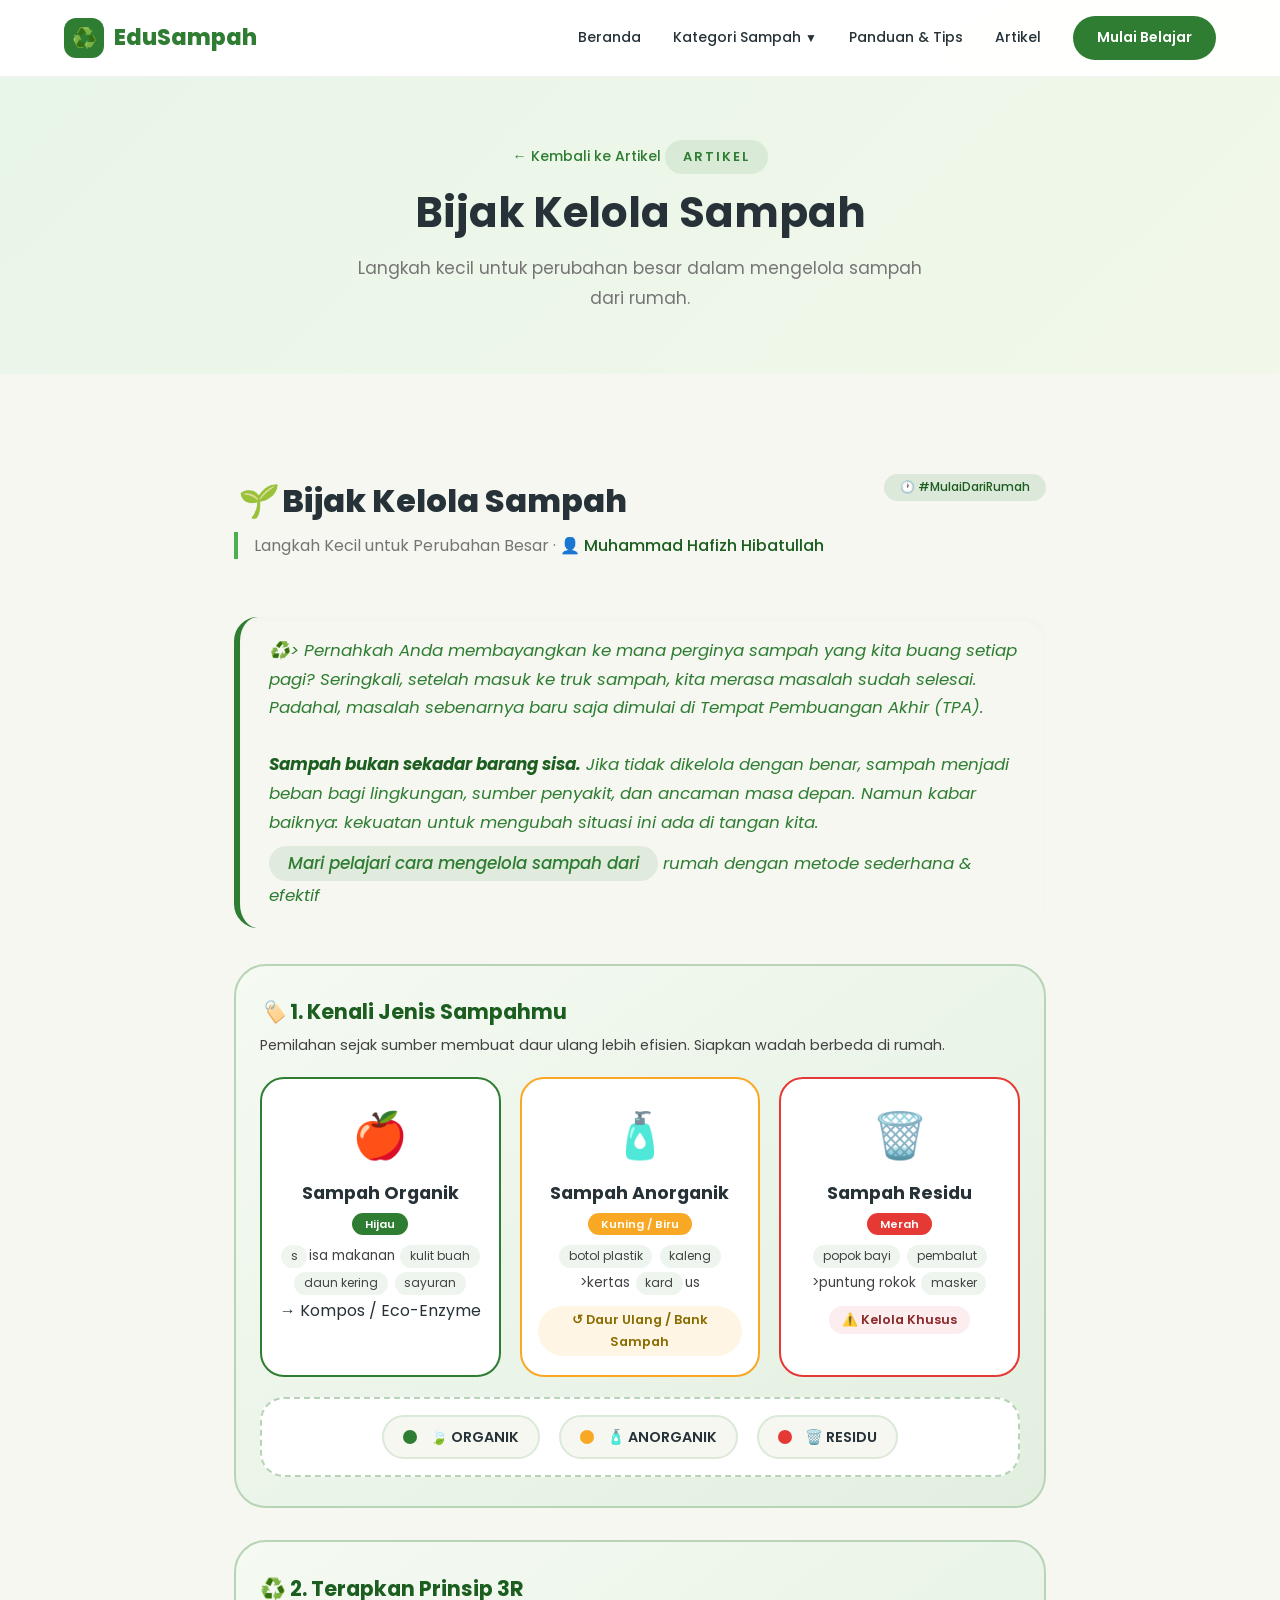
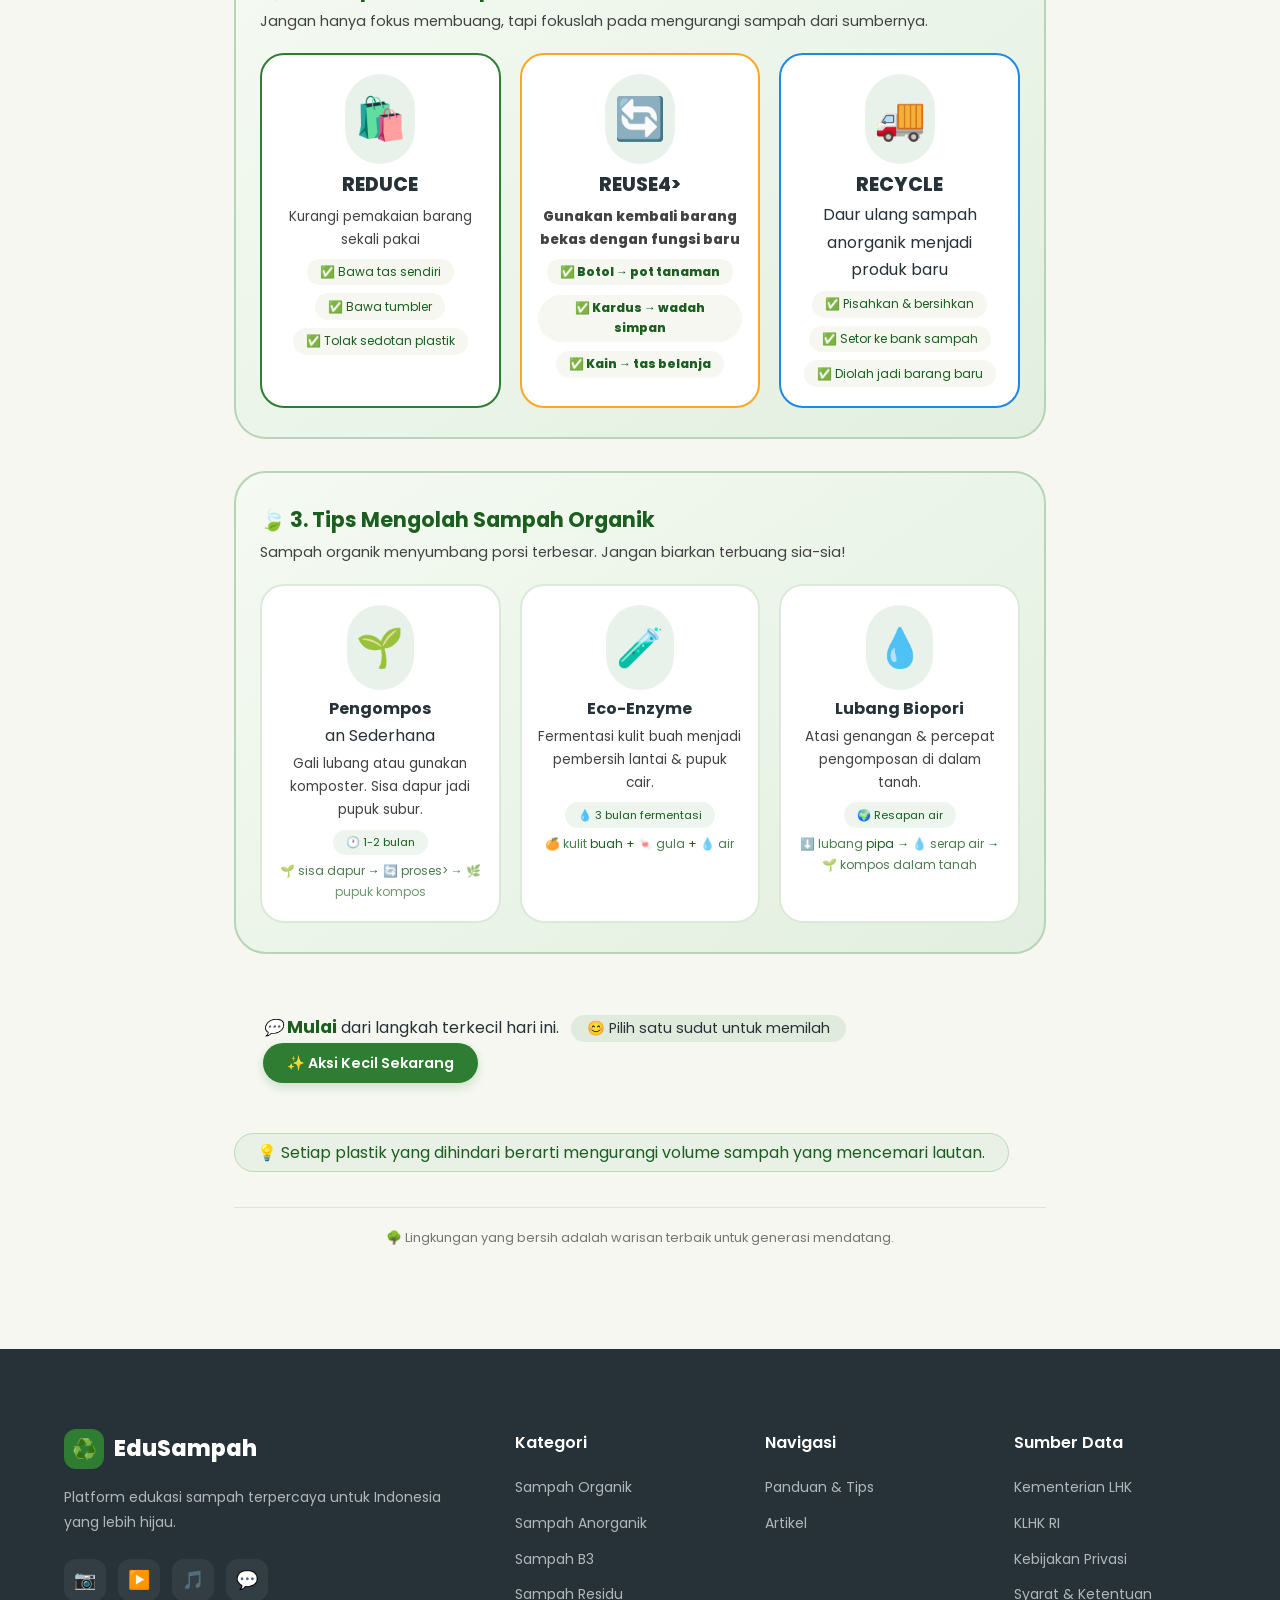
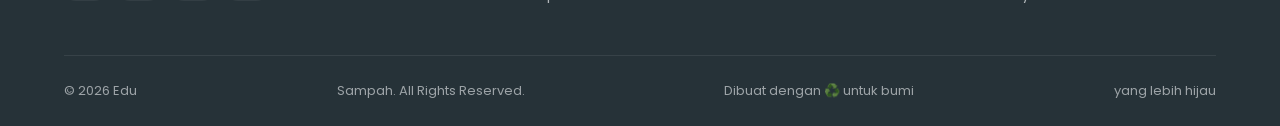
<file: pages/artikel-bijak-kelola-sampah.html>
<!DOCTYPE html>
<html lang="id">
<head>
  <meta charset="UTF-8">
  <meta name="viewport" content="width=device-width, initial-scale=1.0">
  <title>Bijak Kelola Sampah - EduSampah</title>
</title>  <link rel="stylesheet" href="../css/style.css">
  <link rel="stylesheet" href="../css/navigation.css">
  <link rel="stylesheet" href="../css/components.css">
  <link rel="stylesheet" href="../css/responsive.css">
  <style>
    .artikel-body {
      max-width: 860px;
      margin: 0 auto;
    }
    .artikel-body h1 {
      font-size: 2rem;
      font-weight: 800;
      color: var(--text-dark);
      display: flex;
      align-items: center;
      gap: 0.5rem;
      flex-wrap: wrap;
      margin-bottom: 0.25rem;
    }
    .artikel-body h1 i { color: var(--green); }
    .artikel-subhead {
      font-size: 1rem;
      color: var(--gray);
      border-left: 4px solid var(--green-light);
      padding-left: 1rem;
      margin-top: 0.2rem;
      margin-bottom: 1.8rem;
      font-weight: 400;
    }
    .artikel-author { font-weight: 500; color: var(--green-dark); }
    .artikel-pill {
      background: rgba(46,125,50,0.12);
      border-radius: 40px;
      padding: 0.2rem 1rem;
      font-weight: 500;
      font-size: 0.75rem;
      color: var(--green-dark);
    }
    .artikel-lead {
      background: var(--bg-light);
      border-radius: 1.5rem;
      padding: 1.2rem 1.8rem;
      margin: 1.8rem 0 2.2rem;
      font-size: 1.05rem;
      border-left: 6px solid var(--green);
      box-shadow: inset 0 2px 6px rgba(0,0,0,0.02);
    }
    .artikel-lead i { color: var(--green); margin-right: 0.4rem; }
    .artikel-lead strong { color: var(--green-dark); }
    .artikel-lead span {
      display: inline-block;
      margin-top: 0.6rem;
      background: rgba(46,125,50,0.1);
      padding: 0.2rem 1.2rem;
      border-radius: 40px;
      font-weight: 500;
    }
    .section-card {
      background: linear-gradient(145deg, #f5faf2, #e2efe0);
      border-radius: 2rem;
      padding: 1.8rem 1.5rem;
      margin: 1.5rem 0 2rem;
      border: 2px solid #b8d4b6;
    }
    .section-card .section-card-title {
      font-weight: 700;
      font-size: 1.3rem;
      color: var(--green-dark);
      margin-bottom: 0.2rem;
    }
    .section-card .section-card-title i { color: var(--green); }
    .section-card .section-card-sub {
      color: var(--gray-dark);
      font-size: 0.9rem;
      margin-bottom: 1.2rem;
    }
    .artikel-grid-3 {
      display: grid;
      grid-template-columns: repeat(auto-fit, minmax(200px, 1fr));
      gap: 1.2rem;
    }
    .artikel-card-item {
      background: var(--white);
      border-radius: 1.5rem;
      padding: 1.2rem 1rem;
      border: 2px solid #dbead8;
      transition: 0.2s;
      text-align: center;
    }
    .artikel-card-item:hover {
      transform: translateY(-4px);
      box-shadow: 0 8px 20px rgba(0,0,0,0.06);
    }
    .artikel-card-icon { font-size: 2.8rem; display: block; margin-bottom: 0.3rem; }
    .artikel-card-label { font-weight: 700; font-size: 1.1rem; color: var(--text-dark); }
    .artikel-card-warna {
      display: inline-block;
      padding: 0.1rem 0.8rem;
      border-radius: 30px;
      font-size: 0.7rem;
      font-weight: 600;
      margin: 0.2rem 0;
    }
    .artikel-card-contoh { font-size: 0.85rem; color: var(--gray-dark); margin-top: 0.3rem; }
    .artikel-card-contoh span {
      background: rgba(46,125,50,0.08);
      padding: 0.1rem 0.6rem;
      border-radius: 30px;
      display: inline-block;
      margin: 0.1rem;
      font-size: 0.75rem;
    }
    .artikel-card-aksi {
      margin-top: 0.6rem;
      font-size: 0.8rem;
      font-weight: 600;
      padding: 0.2rem 0.8rem;
      border-radius: 30px;
      display: inline-block;
    }
    .card-organik { border-color: var(--green); }
    .card-organik .artikel-card-warna { background: var(--green); color: var(--white); }
    .card-organik .artikel-card-aksi { background: rgba(46,125,50,0.12); color: var(--green-dark); }
    .card-anorganik { border-color: #f9a825; }
    .card-anorganik .artikel-card-warna { background: #f9a825; color: var(--white); }
    .card-anorganik .artikel-card-aksi { background: rgba(249,168,37,0.12); color: #8a6d00; }
    .card-residu { border-color: var(--red-light); }
    .card-residu .artikel-card-warna { background: var(--red-light); color: var(--white); }
    .card-residu .artikel-card-aksi { background: rgba(229,115,115,0.12); color: #8a2a2a; }
    .wadah-box {
      display: flex;
      flex-wrap: wrap;
      justify-content: center;
      gap: 1.2rem;
      margin-top: 1.2rem;
      padding: 1rem;
      background: var(--white);
      border-radius: 1.5rem;
      border: 2px dashed #b8d4b6;
    }
    .wadah-item {
      display: flex;
      align-items: center;
      gap: 0.8rem;
      background: var(--bg-light);
      padding: 0.5rem 1.2rem;
      border-radius: 60px;
      border: 2px solid #dbead8;
      font-weight: 600;
      font-size: 0.9rem;
    }
    .wadah-dot { width: 14px; height: 14px; border-radius: 50%; display: inline-block; }
    .dot-hijau { background: var(--green); }
    .dot-kuning { background: #f9a825; }
    .dot-merah { background: var(--red-light); }
    .r-grid {
      display: grid;
      grid-template-columns: repeat(auto-fit, minmax(200px, 1fr));
      gap: 1.2rem;
    }
    .r-card-item {
      background: var(--white);
      border-radius: 1.5rem;
      padding: 1.2rem 1rem;
      text-align: center;
      border: 2px solid #dbead8;
      transition: 0.2s;
    }
    .r-card-item:hover {
      transform: translateY(-4px);
      box-shadow: 0 8px 20px rgba(0,0,0,0.06);
    }
    .r-card-icon {
      font-size: 2.6rem;
      color: var(--green);
      background: rgba(46,125,50,0.1);
      padding: 0.6rem;
      border-radius: 60px;
      display: inline-block;
      width: 4.4rem;
      margin-bottom: 0.3rem;
    }
    .r-card-item h4 { font-weight: 800; color: var(--text-dark); font-size: 1.2rem; }
    .r-card-desc { font-size: 0.85rem; color: var(--gray-dark); margin-top: 0.2rem; }
    .r-card-contoh {
      margin-top: 0.5rem;
      font-size: 0.75rem;
      background: var(--bg-light);
      border-radius: 30px;
      padding: 0.2rem 0.8rem;
      display: inline-block;
      color: var(--green-dark);
    }
    .r-card-1 { border-color: var(--green); }
    .r-card-2 { border-color: #f9a825; }
    .r-card-3 { border-color: var(--blue-light); }
    .artikel-tips-grid {
      display: grid;
      grid-template-columns: repeat(auto-fit, minmax(220px, 1fr));
      gap: 1.2rem;
    }
    .artikel-tips-card {
      background: var(--white);
      border-radius: 1.5rem;
      padding: 1.2rem 1rem;
      border: 2px solid #dbead8;
      transition: 0.2s;
      text-align: center;
    }
    .artikel-tips-card:hover {
      transform: translateY(-4px);
      box-shadow: 0 8px 20px rgba(0,0,0,0.06);
    }
    .artikel-tips-icon {
      font-size: 2.4rem;
      color: var(--green);
      background: rgba(46,125,50,0.1);
      padding: 0.6rem;
      border-radius: 60px;
      display: inline-block;
      width: 4.2rem;
      margin-bottom: 0.3rem;
    }
    .artikel-tips-card h4 { font-weight: 700; color: var(--text-dark); font-size: 1rem; }
    .artikel-tips-desc { font-size: 0.85rem; color: var(--gray-dark); margin-top: 0.2rem; }
    .artikel-tips-waktu {
      margin-top: 0.5rem;
      font-size: 0.7rem;
      background: rgba(46,125,50,0.08);
      border-radius: 30px;
      padding: 0.2rem 0.8rem;
      display: inline-block;
      color: var(--green-dark);
    }
    .artikel-cta {
      margin: 2.2rem 0 0.8rem;
      padding: 1.5rem 1.8rem;
      background: var(--bg-light);
      border-radius: 2rem;
      display: flex;
      flex-wrap: wrap;
      justify-content: space-between;
      align-items: center;
    }
    .artikel-cta strong { font-size: 1.1rem; color: var(--green-dark); }
    .artikel-btn {
      background: var(--green);
      color: var(--white);
      border: none;
      padding: 0.6rem 1.5rem;
      border-radius: 60px;
      font-weight: 600;
      font-size: 0.9rem;
      cursor: pointer;
      transition: 0.15s;
      font-family: 'Poppins', sans-serif;
      box-shadow: 0 4px 10px rgba(46,125,50,0.2);
    }
    .artikel-btn:hover { background: var(--green-dark); transform: scale(1.02); }
    .quote-box {
      margin-top: 0.8rem;
      background: rgba(46,125,50,0.06);
      border-radius: 60px;
      padding: 0.3rem 1.4rem;
      display: inline-block;
      font-weight: 400;
      color: var(--green-dark);
      border: 1px solid #bdd9b6;
    }
    .artikel-footnote {
      margin-top: 2.2rem;
      text-align: center;
      font-size: 0.8rem;
      color: var(--gray);
      border-top: 1px solid #d8e6d4;
      padding-top: 1.2rem;
    }
    .inline-step { margin-top: 0.4rem; font-size: 0.75rem; color: var(--green-dark); }
    .inline-step span { opacity: 0.8; }
    @media (max-width: 650px) {
      .artikel-body h1 { font-size: 1.5rem; }
      .section-card { padding: 1.2rem 1rem; }
      .artikel-lead { padding: 1rem 1.2rem; font-size: 0.95rem; }
      .artikel-grid-3, .r-grid, .artikel-tips-grid { grid-template-columns: 1fr; }
      .artikel-cta { flex-direction: column; gap: 1rem; text-align: center; }
      .wadah-box { flex-direction: column; align-items: center; }
    }
  </style>
</head>
<body>

  <nav class="navbar">
    <div class="container">
      <a href="../index.html" class="nav-logo">
        <span class="nav-logo-icon">♻️</span>
        EduSampah
      </a>
      <button class="nav-toggle" aria-label="Toggle navigation menu">
        <span></span><span></span><span></span>
      </button>
      <div class="nav-menu">
        <a href="../index.html" class="nav-link">Beranda</a>
        <div class="nav-dropdown">
          <button class="nav-dropdown-toggle">
            Kategori Sampah <span class="chevron">▼</span>
          </button>
          <div class="nav-dropdown-menu">
            <a href="organik.html" class="nav-dropdown-link">
              <span class="nav-dropdown-icon green">🥬</span>
              Organik
            </a>
            <a href="anorganik.html" class="nav-dropdown-link">
              <span class="nav-dropdown-icon blue">🧴</span>
              Anorganik
            </a>
            <a href="b3.html" class="nav-dropdown-link">
              <span class="nav-dropdown-icon red">☣️</span>
              B3
            </a>
            <a href="residu.html" class="nav-dropdown-link">
              <span class="nav-dropdown-icon gray">🩹</span>
              Residu
            </a>
          </div>
        </div>
        <a href="panduan.html" class="nav-link">Panduan & Tips</a>
        <a href="artikel.html" class="nav-link">Artikel</a>
        <a href="../index.html#belajar" class="nav-cta">Mulai Belajar</a>
      </div>
    </div>
  </nav>

  <section class="page-header">
    <div class="container">
      <a href="artikel.html" style="display:inline-flex;align-items:center;gap:6px;font-size:14px;font-weight:500;color:var(--green);margin-bottom:12px;">← Kembali ke Artikel</a>
      <span class="section-label">Artikel</span>
      <h1 class="section-title">Bijak Kelola Sampah</h1>
      <p class="section-subtitle">Langkah kecil untuk perubahan besar dalam mengelola sampah dari rumah.</p>
    </div>
  </section>

  <section class="section">
    <div class="container artikel-body">

      <div style="display: flex; justify-content: space-between; align-items: flex-start; flex-wrap: wrap;">
        <div>
          <h1><i>🌱</i></i> Bijak Kelola Sampah</h1>
          <div class="artikel-subhead">Langkah Kecil untuk Perubahan Besar · <span class="artikel-author">👤 Muhammad Hafizh Hibatullah</span></div>
        </div>
        <span class="artikel-pill">🕐 #MulaiDariRumah</span>
      </div>

      <div class="artikel-lead">
        <i>♻️</i</i>> Pernahkah Anda membayangkan ke mana perginya sampah yang kita buang setiap pagi? Seringkali, setelah masuk ke truk sampah, kita merasa masalah sudah selesai. Padahal, masalah sebenarnya baru saja dimulai di Tempat Pembuangan Akhir (TPA).<br><br>
        <strong>Sampah bukan sekadar barang sisa.</strong> Jika tidak dikelola dengan benar, sampah menjadi beban bagi lingkungan, sumber penyakit, dan ancaman masa depan. Namun kabar baiknya: kekuatan untuk mengubah situasi ini ada di tangan kita.
        <span>Mari pelajari cara mengelola sampah dari</span> rumah dengan metode sederhana & efektif</span>
      </div>

      <div class="section-card">
        <div class="section-card-title"><i>🏷</i>️</i> 1. Kenali Jenis Sampahmu</div>
        <div class="section-card-sub">Pemilahan sejak sumber membuat daur ulang lebih efisien. Siapkan wadah berbeda di rumah.</div>

        <div class="artikel-grid-3">
          <div class="artikel-card-item card-organik">
            <span class="artikel-card-icon">🍎</span>
            <div class="artikel-card-label">Sampah Organik</div>
            <span class="artikel-card-warna">Hijau</span>
            <div class="artikel-card-contoh">
              <span>s</span>isa makanan</span>
              <span>kulit buah</span></span>
              <span>daun kering</span></span>
              <span>sayuran</span>
            </div>
            <span class="artikel-card-</span>aksi">→ Kompos / Eco-Enzyme</span>
          </div>

          <div class="artikel-card-item card-anorganik">
            <span class="artikel-card-icon">🧴</span>
            <div class="artikel-card-label">Sampah Anorganik</div>
            <span class="artikel-card-warna">Kuning / Biru</span>
            <div class="artikel-card-contoh">
              <span>botol plastik</span>
              <span>kaleng</span></span>
              <span</span>>kertas</span>
              <span>kard</span>us</span>
            </div>
            <span class="artikel-card-aksi">↺ Daur Ulang / Bank Sampah</span>
          </div>

          <div class="artikel-card-item card-residu">
            <span class="artikel-card-icon">🗑️</span>
            <div class="artikel-card-label">Sampah Residu</div>
            <span class="artikel-card-warna">Merah</span>
            <div class="artikel-card-contoh">
              <span>popok bayi</span></span>
              <span>pembalut</span>
              <span</span>>puntung rokok</span>
              <span>masker</span>
            </div>
           </span> <span class="artikel-card-aksi">⚠️ Kelola Khusus</span>
          </div>
        </div>

        <div class="wadah-box">
          <div class="wadah-item">
            <span class="wadah-dot dot-hijau"></span>
            🍃 ORGANIK
          </div>
          <div class="wadah-item">
            <span class="wadah-dot dot-kuning"></span>
            🧴 ANORGANIK
          </div>
          <div class="wadah-item">
            <span class="wadah-dot dot-merah"></span>
            🗑️ RESIDU
          </div>
        </div>
      </div>

      <div class="section-card">
        <div class="section-card-title"><i></i>♻️</i> 2. Terapkan Prinsip 3R</div>
        <div class="section-card-sub">Jangan hanya fokus membuang, tapi fokuslah pada mengurangi sampah dari sumbernya.</div>

        <div class="r-grid">
          <div class="r-card-item r-card-1">
            <div class="r-card-icon">🛍️</div>
            <h4>REDUCE</h4>
            <div class="r-card-desc">Kurangi</h4> pemakaian barang sekali pakai</div>
            <div class="r-card-contoh">✅ Bawa tas sendiri</div>
            <div class="r-card-contoh">✅ Bawa tumbler</div>
            <div class="r-card-contoh">✅ Tolak sedotan plastik</div>
          </div>
          <div class="r-card-item r-card-2">
            <div class="r-card-icon">🔄</div>
            <h4>REUSE</h</h4>4>
            <div class="r-card-desc">Gunakan kembali barang bekas dengan fungsi baru</div>
            <div class="r-card-contoh">✅ Botol → pot tanaman</div>
            <div class="r-card-contoh">✅ Kardus → wadah simpan</div>
            <div class="r-card-contoh">✅ Kain → tas belanja</div>
          </div>
          <div class="r-card-item r-card-3">
            <div class="r-card-icon">🚚</div>
            <h4>RECYCLE</h4>
            <div class="</h4>r-card-desc">Daur ulang sampah anorganik menjadi produk baru</div>
            <div class="r-card-contoh">✅ Pisahkan & bersihkan</div>
            <div class="r-card-contoh">✅ Setor ke bank sampah</div>
            <div class="r-card-contoh">✅ Diolah jadi barang baru</div>
          </div>
        </div>
      </div>

      <div class="section-card">
        <div class="section-card-title"><i></i>🍃</i> 3. Tips Mengolah Sampah Organik</div>
        <div class="section-card-sub">Sampah organik menyumbang porsi terbesar. Jangan biarkan terbuang sia-sia!</div>

        <div class="artikel-tips-grid">
          <div class="artikel-tips-card">
            <div class="artikel-tips-icon">🌱</div>
            <h4>Pengompos</h4>an Sederhana</h4>
            <div class="artikel-tips-desc">Gali lubang atau gunakan komposter. Sisa dapur jadi pupuk subur.</div>
            <div class="artikel-tips-waktu">🕐 1-2 bulan</div>
            <div class="inline-step">
              <span>🌱 sisa dapur</span></span> → <span>🔄 proses</span</span>> → <span>🌿 pupuk kompos</span></span>
            </div>
          </div>
          <div class="artikel-tips-card">
            <div class="artikel-tips-icon">🧪</div>
            <h4>Eco-Enzyme</h4>
           </h4> <div class="artikel-tips-desc">Fermentasi kulit buah menjadi pembersih lantai & pupuk cair.</div>
            <div class="artikel-tips-waktu">💧 3 bulan fermentasi</div>
            <div class="inline-step">
              <span>🍊 kulit</span> buah</span> + <span>🍬 gula</span></span> + <span>💧 air</span>
            </div>
         </span> </div>
          <div class="artikel-tips-card">
            <div class="artikel-tips-icon">💧</div>
            <h4>Lubang Biopori</h4></h4>
            <div class="artikel-tips-desc">Atasi genangan & percepat pengomposan di dalam tanah.</div>
            <div class="artikel-tips-waktu">🌍 Resapan air</div>
            <div class="inline-step">
              <span>⬇️ lubang</span> pipa</span> → <span>💧 serap air</span> → <span>🌱 kompos dalam tanah</span>
            </div>
         </span></span> </div>
        </div>
      </div>

      <div class="artikel-cta">
        <div>
          <i>💬</i>
</i>          <strong>Mulai</strong> dari langkah terkecil hari ini.</strong>
          <span style="display:inline-block;background:rgba(46,125,50,0.1);border-radius:40px;padding:0.1rem 1rem;font-size:0.9rem;margin-left:0.5rem;">
            😊 Pilih satu sudut untuk memilah
          </span>
        </div>
        <button class="artikel-btn" id="actionBtn">✨ Aksi Kecil Sekarang</button>
      </div>

      <div class="quote-box" id="messageBox">
        💡 <span id="motivasi">Setiap plastik yang dihindari berarti mengurangi volume sampah.</span>
      </div>

      <div class="artikel-footnote">
        🌳 Lingkungan yang bersih adalah warisan terbaik untuk generasi mendatang.
      </div>
    </div>
  </section>

  <footer class="footer">
    <div class="container">
      <div class="footer-grid">
        <div>
          <a href="../index.html" class="nav-logo" style="color:var(--white);">
            <span class="nav-logo-icon">♻️</span>
            EduSampah
          </a>
          <p class="footer-brand-desc">Platform edukasi sampah terpercaya untuk Indonesia yang lebih hijau.</p>
          <div class="footer-social">
            <a href="#" class="footer-social-link" aria-label="Instagram">📷</a>
            <a href="#" class="footer-social-link" aria-label="YouTube">▶️</a>
            <a href="#" class="footer-social-link" aria-label="TikTok">🎵</a>
            <a href="#" class="footer-social-link" aria-label="WhatsApp">💬</a>
          </div>
        </div>
        <div>
          <h4 class="footer-heading">Kategori</h4>
          <div class="footer-links">
            <a href="organik.html" class="footer-link">Sampah Organik</a>
            <a href="anorganik.html" class="footer-link">Sampah Anorganik</a>
            <a href="b3.html" class="footer-link">Sampah B3</a>
            <a href="residu.html" class="footer-link">Sampah Residu</a>
          </div>
        </div>
        <div>
          <h4 class="footer-heading">Navigasi</h4>
          <div class="footer-links">
            <a href="panduan.html" class="footer-link">Panduan & Tips</a>
            <a href="artikel.html" class="footer-link">Artikel</a>
          </div>
        </div>
        <div>
          <h4 class="footer-heading">Sumber Data</h4>
          <div class="footer-links">
            <a href="#" class="footer-link">Kementerian LHK</a>
            <a href="#" class="footer-link">KLHK RI</a>
            <a href="#" class="footer-link">Kebijakan Privasi</a>
            <a href="#" class="footer-link">Syarat & Ketentuan</a>
          </div>
        </div>
      </div>
      <div class="footer-bottom">
        <span>© 2026 Edu</span>Sampah. All Rights Reserved.</span>
        <span>Dibuat dengan ♻️ untuk bumi</span> yang lebih hijau</span>
      </div>
    </div>
  </footer>

  <script>
    (function() {
      const quotes = [
        "Setiap plastik yang dihindari berarti mengurangi volume sampah yang mencemari lautan.",
        "Mengelola sampah bukan tentang sempurna, tetapi menjadi lebih baik setiap hari.",
        "Sampah organik yang dikelola sendiri = pupuk subur & bumi lebih sehat.",
        "Reduce, Reuse, Recycle — mulai dari kebiasaan kecil di rumah.",
        "Bank sampah mengubah sampah anorganik menjadi barang baru yang bermanfaat.",
        "Lubang biopori: sederhana, atasi genangan, dan kompos alami.",
        "Eco-enzyme: fermentasi kulit buah jadi pembersih ramah lingkungan.",
        "Kompos dari sisa dapur: nutrisi terbaik untuk tanaman Anda."
      ];
      let index = 0;
      const motivasiEl = document.getElementById('motivasi');

      document.getElementById('actionBtn').addEventListener('click', function() {
        index = (index + 1) % quotes.length;
        motivasiEl.textContent = quotes[index];
        this.innerHTML = '✅ Langkah kecil ✦';
        setTimeout(() => {
          this.innerHTML = '✨ Aksi Kecil Sekarang';
        }, 1200);
      });

      motivasiEl.textContent = quotes[0];

      document.querySelectorAll('.artikel-card-item, .r-card-item, .artikel-tips-card').forEach(card => {
        card.addEventListener('click', function() {
          this.style.transition = '0.1s';
          this.style.backgroundColor = '#f0f9ec';
          setTimeout(() => { this.style.backgroundColor = ''; }, 300);
        });
      });
    })();
  </script>
  <script type="module" src="../js/main.js"></script>
</body>
</html>
</file>
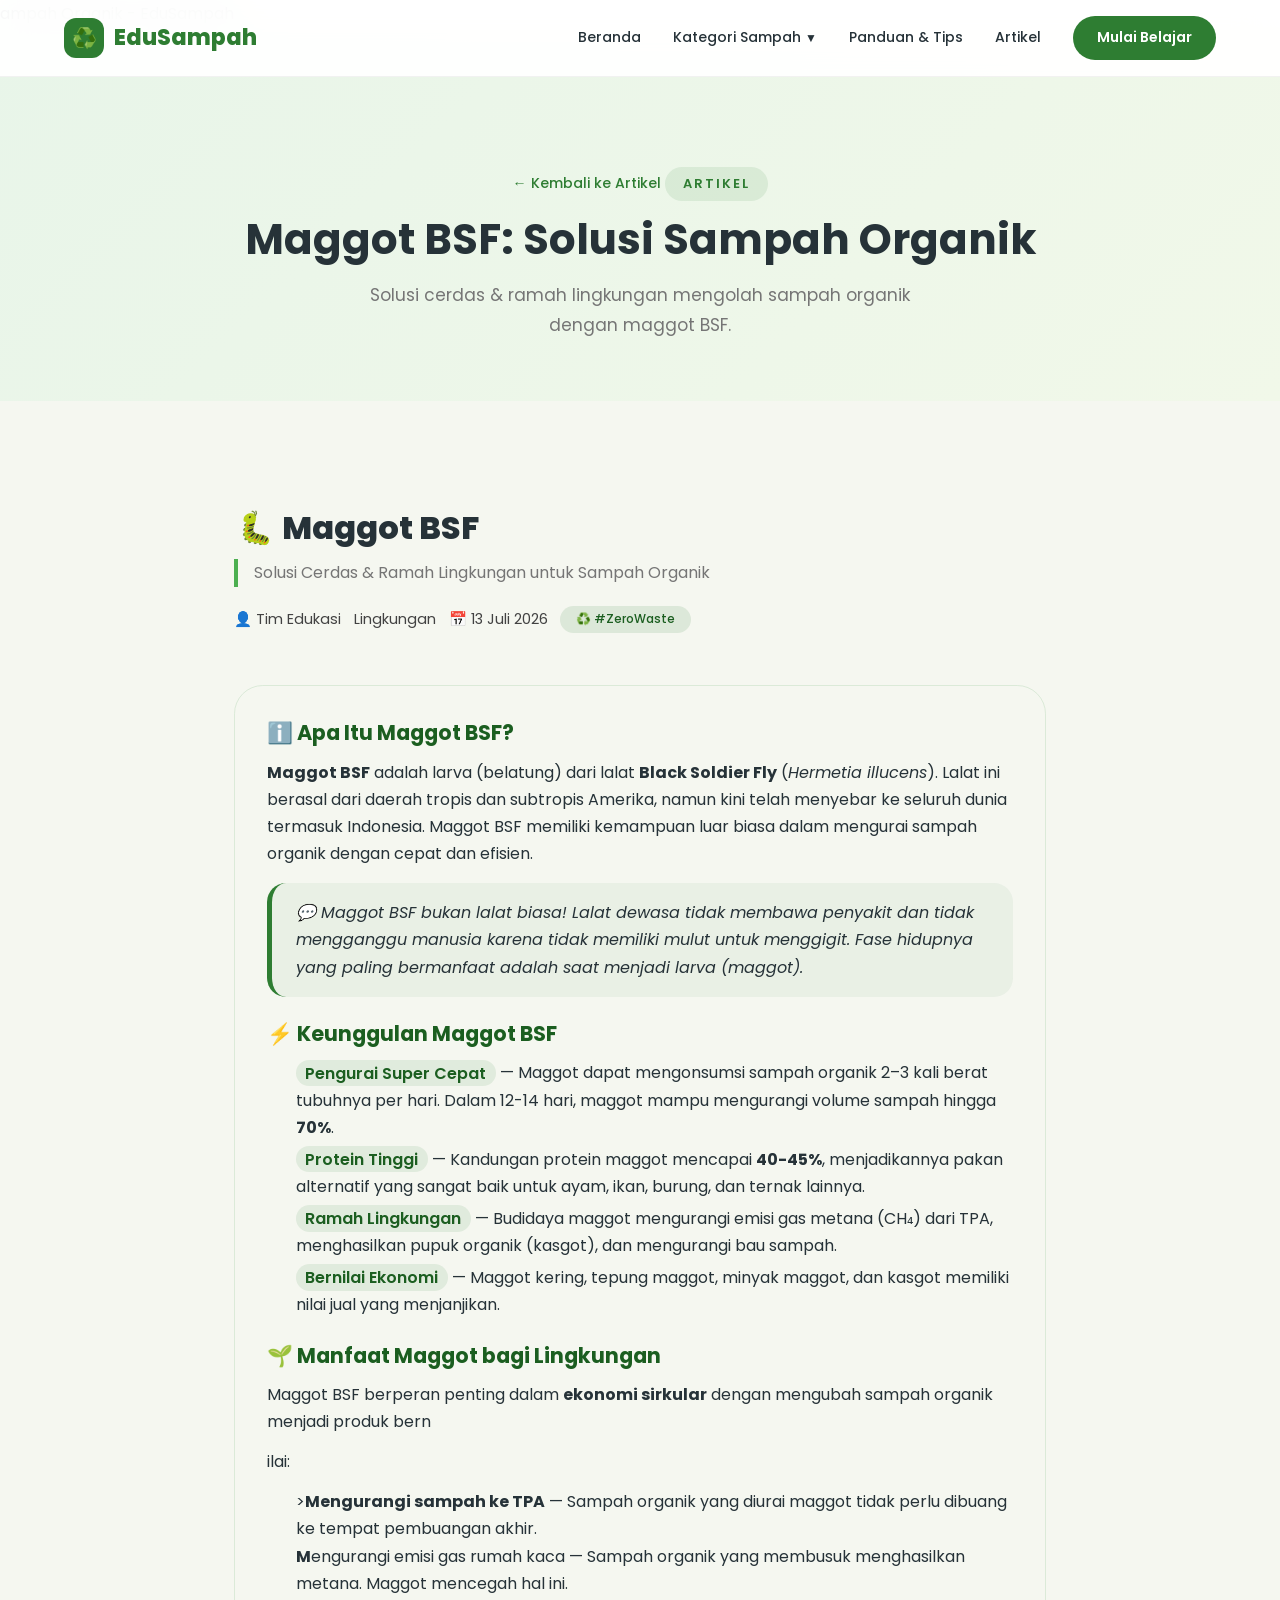
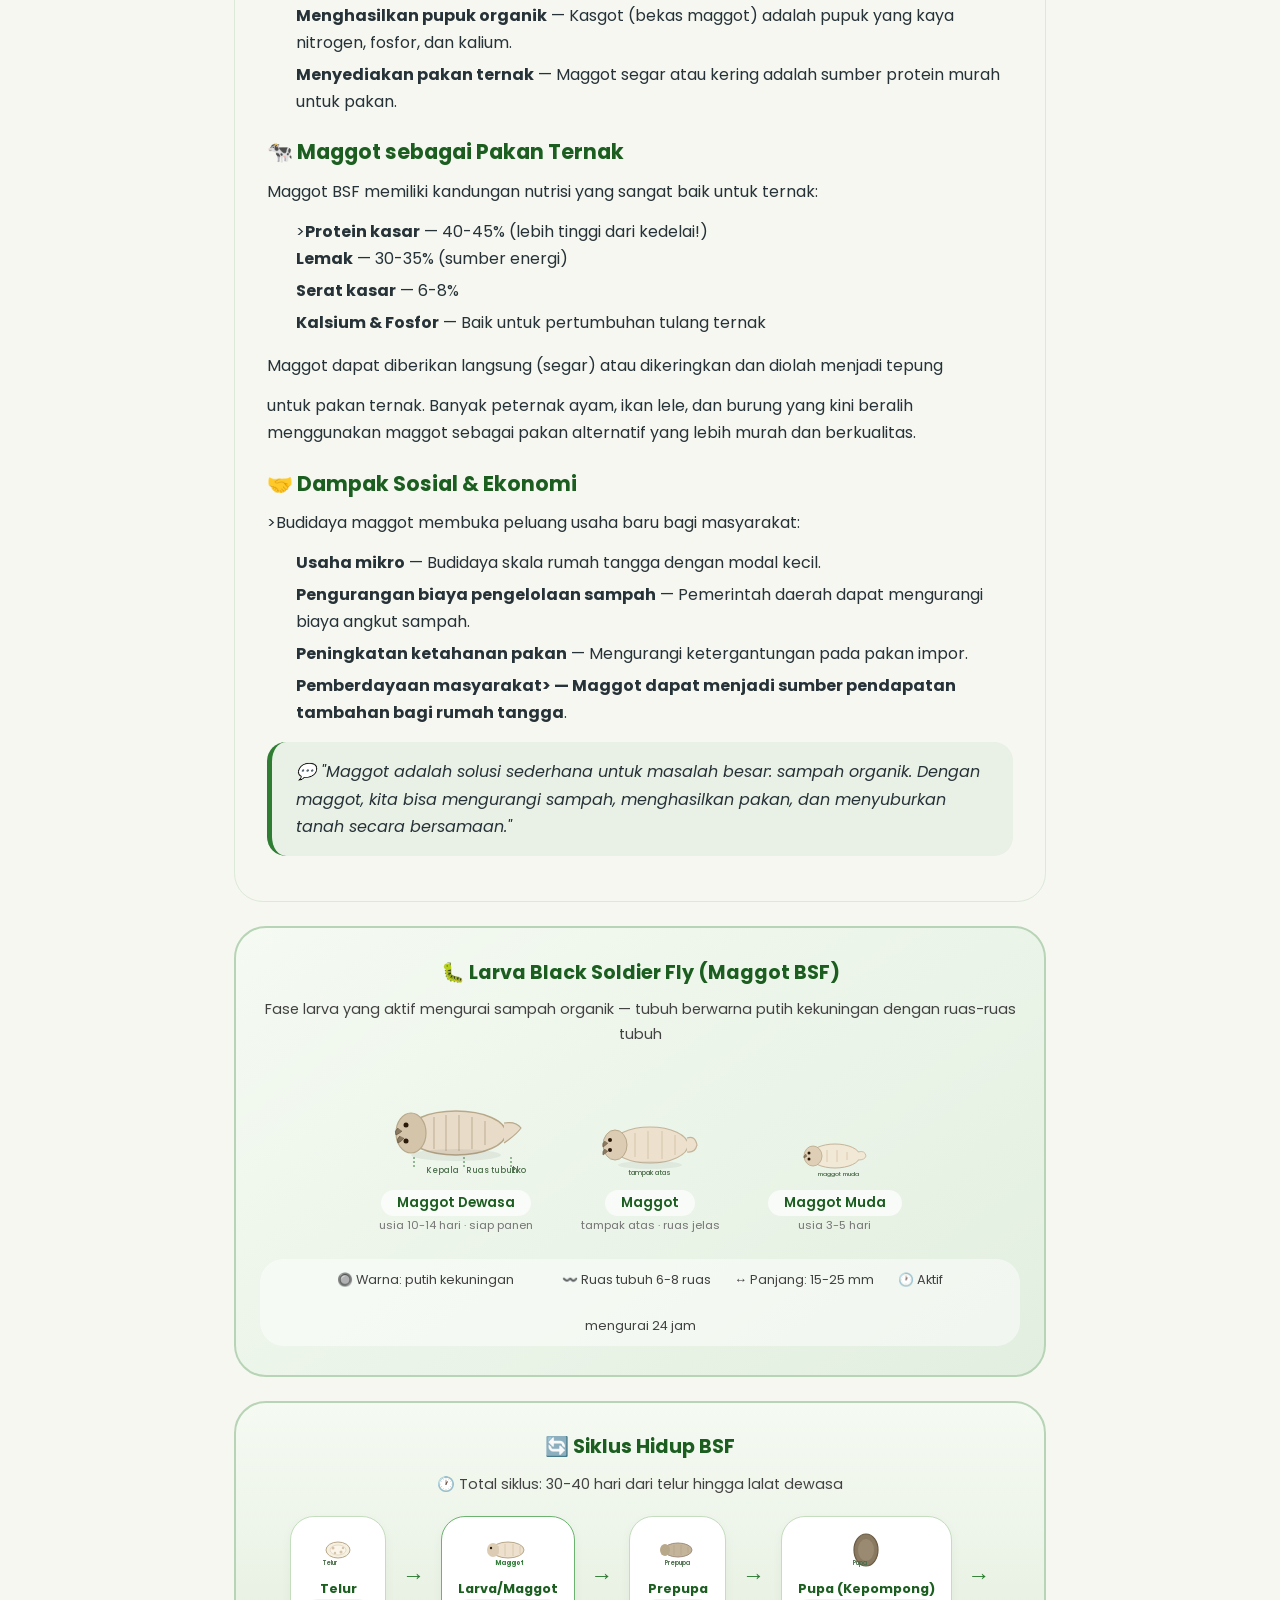
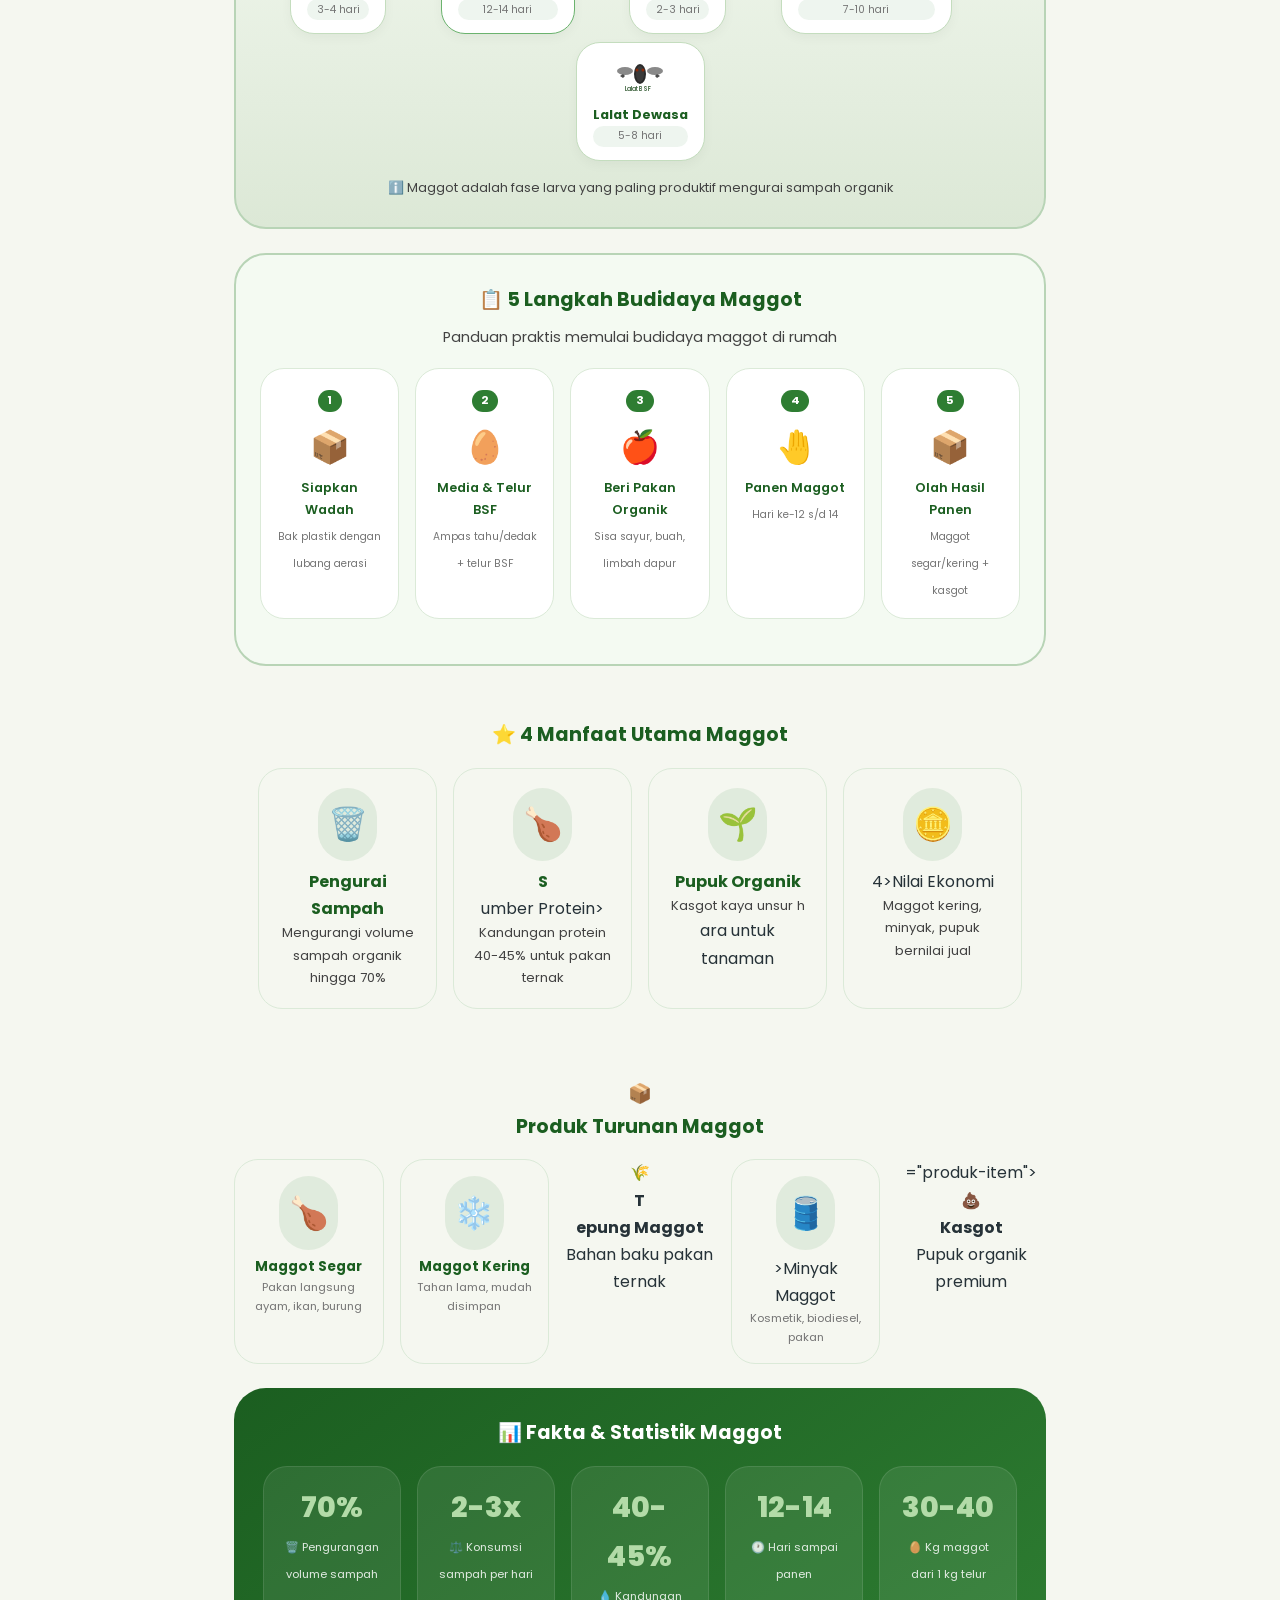
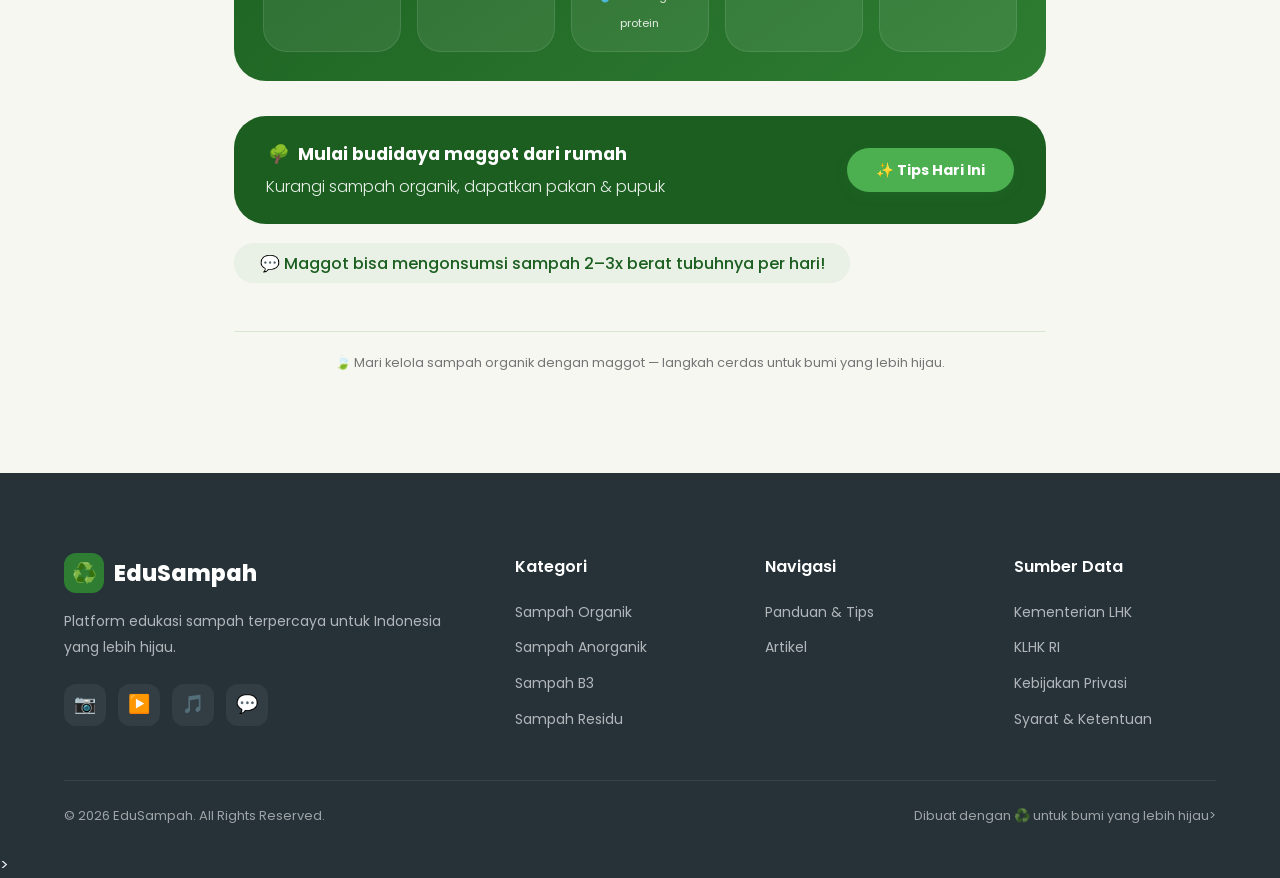
<file: pages/artikel-maggot-bsf.html>
<!DOCTYPE html>
<html lang="id">
<head>
  <meta charset="UTF-8">
  <meta name="viewport" content="width=device-width, initial-scale=1.0">
  <title>Maggot BSF - Solusi S</title>ampah Organik - EduSampah</title>
  <link rel="stylesheet" href="../css/style.css">
  <link rel="stylesheet" href="../css/navigation.css">
  <link rel="stylesheet" href="../css/components.css">
  <link rel="stylesheet" href="../css/responsive.css">
  <style>
    .artikel-body { max-width: 860px; margin: 0 auto; }
    .artikel-body h1 { font-size: 2rem; font-weight: 800; color: var(--text-dark); display: flex; align-items: center; gap: 0.5rem; flex-wrap: wrap; margin-bottom: 0.25rem; }
    .artikel-body h1 i { color: var(--green); }
    .artikel-subhead { font-size: 1rem; color: var(--gray); border-left: 4px solid var(--green-light); padding-left: 1rem; margin-top: 0.2rem; margin-bottom: 1.2rem; font-weight: 400; }
    .artikel-author { font-weight: 500; color: var(--green-dark); }
    .artikel-pill { background: rgba(46,125,50,0.12); border-radius: 40px; padding: 0.2rem 1rem; font-weight: 500; font-size: 0.75rem; color: var(--green-dark); }
    .author-line { display: flex; align-items: center; gap: 0.8rem; flex-wrap: wrap; font-size: 0.9rem; color: var(--gray-dark); margin-bottom: 1.8rem; }
    .artikel-content { background: var(--bg-light); border-radius: 1.8rem; padding: 1.8rem 2rem; margin: 1.5rem 0; border: 1px solid #dbead8; }
    .artikel-content h2 { font-size: 1.3rem; color: var(--green-dark); margin: 1.2rem 0 0.5rem; display: flex; align-items: center; gap: 0.6rem; }
    .artikel-content h2:first-of-type { margin-top: 0; }
    .artikel-content p { margin-bottom: 0.8rem; color: var(--text-dark); line-height: 1.7; }
    .artikel-content ul { margin: 0.5rem 0 1rem 1.8rem; color: var(--text-dark); }
    .artikel-content ul li { margin-bottom: 0.3rem; line-height: 1.7; }
    .artikel-content .highlight { background: rgba(46,125,50,0.1); padding: 0.1rem 0.6rem; border-radius: 30px; font-weight: 600; color: var(--green-dark); }
    .quote-inline { background: rgba(46,125,50,0.06); padding: 1rem 1.5rem; border-radius: 1.2rem; border-left: 5px solid var(--green); margin: 1rem 0; font-style: italic; color: var(--text-dark); }
    .section-card { background: linear-gradient(145deg, #f5faf2, #e2efe0); border-radius: 2rem; padding: 1.8rem 1.5rem; margin: 1.5rem 0; border: 2px solid #b8d4b6; text-align: center; }
    .section-card .section-card-title { font-weight: 700; font-size: 1.2rem; color: var(--green-dark); margin-bottom: 0.5rem; }
    .section-card .section-card-sub { color: var(--gray-dark); font-size: 0.9rem; margin-bottom: 1.2rem; }
    .maggot-container { display: flex; flex-wrap: wrap; justify-content: center; align-items: flex-end; gap: 2rem 3rem; padding: 0.5rem; }
    .maggot-item { display: flex; flex-direction: column; align-items: center; }
    .maggot-item .mg-label { margin-top: 0.4rem; font-weight: 600; font-size: 0.85rem; color: var(--green-dark); background: rgba(255,255,255,0.7); padding: 0.1rem 1rem; border-radius: 30px; }
    .maggot-item .mg-sub { font-size: 0.7rem; color: var(--gray); }
    .mg-svg { width: 100px; height: 80px; }
    .mg-svg.large { width: 140px; height: 110px; }
    .mg-svg.small { width: 70px; height: 55px; }
    .legend-box { display: flex; flex-wrap: wrap; justify-content: center; gap: 1.5rem; margin-top: 1rem; font-size: 0.8rem; color: var(--gray-dark); background: rgba(255,255,255,0.5); border-radius: 1.5rem; padding: 0.6rem 1rem; }
    .siklus-container { display: flex; flex-wrap: wrap; justify-content: center; align-items: center; gap: 0.5rem 1rem; margin: 1rem 0; }
    .siklus-item { background: var(--white); border-radius: 1.5rem; padding: 0.8rem 1rem; text-align: center; min-width: 80px; box-shadow: 0 4px 12px rgba(0,0,0,0.04); border: 1px solid #c4ddbe; }
    .siklus-item .sc-label { font-weight: 700; font-size: 0.8rem; color: var(--green-dark); }
    .siklus-item .sc-waktu { font-size: 0.65rem; color: var(--gray); background: rgba(46,125,50,0.08); padding: 0.1rem 0.6rem; border-radius: 30px; }
    .siklus-panah { font-size: 1.4rem; color: var(--green); }
    .langkah-grid { display: grid; grid-template-columns: repeat(auto-fit, minmax(130px, 1fr)); gap: 1rem; margin: 1rem 0; }
    .langkah-item { background: var(--white); border-radius: 1.5rem; padding: 1rem; text-align: center; border: 1px solid #dbead8; }
    .langkah-item .lk-nomor { background: var(--green); color: var(--white); border-radius: 30px; padding: 0.1rem 0.6rem; font-size: 0.7rem; font-weight: 700; display: inline-block; margin-bottom: 0.3rem; }
    .langkah-item .lk-icon { font-size: 2rem; display: block; margin: 0.2rem 0; }
    .langkah-item p { font-size: 0.8rem; font-weight: 600; color: var(--green-dark); }
    .langkah-item small { font-size: 0.65rem; color: var(--gray); }
    .manfaat-grid { display: grid; grid-template-columns: repeat(auto-fit, minmax(170px, 1fr)); gap: 1rem; margin: 1rem 0; }
    .manfaat-card { background: var(--bg-light); border-radius: 1.5rem; padding: 1.2rem; text-align: center; border: 1px solid #dbead8; }
    .manfaat-card .mf-icon { font-size: 2rem; background: rgba(46,125,50,0.1); padding: 0.6rem; border-radius: 50px; display: inline-block; margin-bottom: 0.4rem; }
    .manfaat-card h4 { font-weight: 700; color: var(--green-dark); }
    .manfaat-card p { font-size: 0.82rem; color: var(--gray-dark); }
    .produk-grid { display: grid; grid-template-columns: repeat(auto-fit, minmax(120px, 1fr)); gap: 1rem; margin: 1rem 0; }
    .produk-item { background: var(--bg-light); border-radius: 1.5rem; padding: 1rem 0.8rem; text-align: center; border: 1px solid #dbead8; }
    .produk-item .pr-icon { font-size: 2rem; background: rgba(46,125,50,0.1); padding: 0.6rem; border-radius: 50px; display: inline-block; margin-bottom: 0.3rem; }
    .produk-item h4 { font-weight: 700; color: var(--green-dark); font-size: 0.85rem; }
    .produk-item p { font-size: 0.7rem; color: var(--gray); }
    .statistik-box { background: linear-gradient(145deg, var(--green-dark), var(--green)); border-radius: 2rem; padding: 1.8rem; margin: 1rem 0; color: var(--white); }
    .statistik-grid { display: grid; grid-template-columns: repeat(auto-fit, minmax(130px, 1fr)); gap: 1rem; }
    .stat-item { text-align: center; background: rgba(255,255,255,0.08); border-radius: 1.5rem; padding: 1rem; border: 1px solid rgba(255,255,255,0.1); }
    .stat-item .st-angka { font-size: 1.8rem; font-weight: 800; color: #b3dba8; display: block; }
    .stat-item .st-label { font-size: 0.7rem; opacity: 0.85; }
    .artikel-cta { margin: 2.2rem 0 0.8rem; padding: 1.5rem 2rem; background: var(--green-dark); color: var(--white); border-radius: 2rem; display: flex; flex-wrap: wrap; justify-content: space-between; align-items: center; }
    .artikel-cta strong { font-size: 1.1rem; }
    .artikel-cta i { color: #b3dba8; margin-right: 0.4rem; }
    .artikel-btn { background: var(--green-light); color: var(--white); border: none; padding: 0.7rem 1.8rem; border-radius: 60px; font-weight: 700; font-size: 0.9rem; cursor: pointer; transition: 0.15s; font-family: 'Poppins', sans-serif; box-shadow: 0 4px 12px rgba(46,125,50,0.2); }
    .artikel-btn:hover { background: var(--green); transform: scale(1.02); }
    .quote-box-mot { background: rgba(46,125,50,0.06); border-radius: 60px; padding: 0.4rem 1.6rem; display: inline-block; margin: 0.4rem 0 0.8rem; color: var(--green-dark); font-weight: 500; }
    .artikel-footnote { margin-top: 2.2rem; text-align: center; font-size: 0.8rem; color: var(--gray); border-top: 1px solid #d8e6d4; padding-top: 1.2rem; }
    @media (max-width: 650px) {
      .artikel-body h1 { font-size: 1.5rem; }
      .section-card { padding: 1.2rem 1rem; }
      .artikel-content { padding: 1.2rem; }
      .siklus-panah { display: none; }
      .artikel-cta { flex-direction: column; gap: 1rem; align-items: flex-start; }
      .maggot-container { gap: 1rem; }
    }
  </style>
</head>
<body>

  <nav class="navbar">
    <div class="container">
      <a href="../index.html" class="nav-logo">
        <span class="nav-logo-icon">♻️</span>
        EduSampah
      </a>
      <button class="nav-toggle" aria-label="Toggle navigation menu">
        <span></span><span></span><span></span>
      </button>
      <div class="nav-menu">
        <a href="../index.html" class="nav-link">Beranda</a>
        <div class="nav-dropdown">
          <button class="nav-dropdown-toggle">
            Kategori Sampah <span class="chevron">▼</span>
          </button>
          <div class="nav-dropdown-menu">
            <a href="organik.html" class="nav-dropdown-link"><span class="nav-dropdown-icon green">🥬</span> Organik</a>
            <a href="anorganik.html" class="nav-dropdown-link"><span class="nav-dropdown-icon blue">🧴</span> Anorganik</a>
            <a href="b3.html" class="nav-dropdown-link"><span class="nav-dropdown-icon red">☣️</span> B3</a>
            <a href="residu.html" class="nav-dropdown-link"><span class="nav-dropdown-icon gray">🩹</span> Residu</a>
          </div>
        </div>
        <a href="panduan.html" class="nav-link">Panduan & Tips</a>
        <a href="artikel.html" class="nav-link">Artikel</a>
        <a href="../index.html#belajar" class="nav-cta">Mulai Belajar</a>
      </div>
    </div>
  </nav>

  <section class="page-header">
    <div class="container">
      <a href="artikel.html" style="display:inline-flex;align-items:center;gap:6px;font-size:14px;font-weight:500;color:var(--green);margin-bottom:12px;">← Kembali ke Artikel</a>
      <span class="section-label">Artikel</span>
      <h1 class="section-title">Maggot BSF: Solusi Sampah Organik</h1>
      <p class="section-subtitle">Solusi cerdas & ramah lingkungan mengolah sampah organik dengan maggot BSF.</p>
    </div>
  </section>

  <section class="section">
    <div class="container artikel-body">

      <div style="display:flex;justify-content:space-between;flex-wrap:wrap;align-items:flex-start;">
        <div>
          <h1><i>🐛</i> Maggot BSF</i></h1>
          <div class="artikel-subhead">Solusi Cerdas & Ramah Lingkungan untuk Sampah Organik</div>
          <div class="author-line">
            <span>👤 Tim Edukasi</span> Lingkungan</span>
            <span>📅 13 Juli 2026</span>
            <span class="artikel-pill">♻️ #ZeroWaste</span>
</span>          </div>
        </div>
      </div>

      <div class="artikel-content">
        <h2>ℹ️ Apa Itu Maggot BSF?</h2>
       </h2> <p><strong>Maggot BSF</strong> adalah larva (belatung) dari lalat</strong> <strong>Black Soldier Fly</strong> (<em>Hermetia illucens</em>). Lalat ini berasal dari daerah</strong> tropis dan subtropis Amerika, namun</em> kini telah menyebar ke seluruh dunia termasuk Indonesia. Maggot BSF memiliki kemampuan luar biasa dalam mengurai sampah organik dengan cepat dan efisien.</p>

        <div class="quote-inline">
          💬 Maggot BSF bukan lalat biasa! Lalat dewasa tidak membawa penyakit dan tidak mengganggu manusia karena tidak memiliki mulut untuk menggigit. Fase hidupnya yang paling bermanfaat adalah saat menjadi larva (maggot).
        </div>

        <h2>⚡ Keunggulan Maggot BSF</h2>
        <ul>
          <li><span class="highlight">Pengurai Super Cepat</span> — Maggot dapat meng</h2>onsumsi sampah organik 2–3 kali berat tubuhnya per hari. Dalam 12-14 hari, maggot mampu mengurangi volume sampah hingga <strong>70%</strong>.</li>
          <li><span class="highlight">Protein Tinggi</span> — Kandungan protein maggot mencapai <strong>40-45%</strong>, menjadikannya pakan alternatif yang sangat baik untuk ayam, ikan, burung, dan ternak lainnya.</li>
</strong></strong>          <li><span class="highlight">Ramah Lingkungan</span> — Budidaya maggot mengurangi emisi gas metana (CH₄) dari TPA, menghasilkan pupuk organik (kasgot), dan mengurangi bau sampah.</li>
          <li><span class="highlight">Bernilai Ekonomi</span> — Maggot kering, tepung maggot, minyak maggot, dan kasgot memiliki nilai jual yang menjanjikan.</li>
        </ul>

        <h2>🌱 Manfaat Maggot bagi Lingkungan</h2>
        <p>Maggot BSF berperan penting dalam <strong>ekonomi</h2> sirkular</strong> dengan mengubah sampah organik menjadi produk bern</p>ilai:</p>
        <ul>
          <li</strong>><strong>Mengurangi sampah ke TPA</strong> — Sampah organik yang diurai maggot tidak perlu dibuang ke tempat pembuangan akhir.</li>
          <li><strong>M</strong>engurangi emisi gas rumah kaca</strong> — Sampah organik yang membusuk menghasilkan metana. Maggot</strong> mencegah hal ini.</li>
          <li><strong>Menghasilkan pupuk organik</strong> — Kasgot (bekas maggot) adalah pupuk yang kaya nitrogen, fosfor, dan kalium.</li>
         </strong> <li><strong>Menyediakan pakan ternak</strong> — Maggot segar atau kering adalah sumber protein murah untuk p</strong>akan.</li>
        </ul>

        <h2>🐄 Maggot sebagai Pakan Ternak</h2>
        <p>Maggot BSF memiliki kandungan nut</h2>risi yang sangat baik untuk ternak:</p>
        <ul>
          <li</p>><strong>Protein kasar</strong> — 40-45% (lebih tinggi dari kedelai!)</li>
          <li><strong>Lemak</strong> — 30-35%</strong> (sumber energi)</li>
          <li><strong>Serat kasar</strong> — 6-8%</li>
         </strong> <li><strong>Kalsium & Fosfor</strong></strong> — Baik untuk pertumbuhan tulang ternak</li>
        </ul>
        <p>Maggot dapat diberikan</strong> langsung (segar) atau dikeringkan dan diolah menjadi tepung</p> untuk pakan ternak. Banyak peternak ayam, ikan lele, dan burung yang kini beralih menggunakan maggot sebagai pakan alternatif yang lebih murah dan berkualitas.</p>

        <h2>🤝 Dampak Sosial & Ekonomi</h2>
        <p</h2>>Budidaya maggot membuka peluang usaha baru bagi masyarakat:</p>
        <ul>
          <li><strong>Usaha mikro</strong> — Budidaya skala rumah tangga dengan modal</strong> kecil.</li>
          <li><strong>Pengurangan biaya pengelolaan sampah</strong> — Pemerintah daerah dapat mengurangi biaya</strong> angkut sampah.</li>
          <li><strong>Peningkatan ketahanan pakan</strong> — Mengurangi ketergantungan pada pakan impor.</li>
          <li><strong>Pemberdayaan masyarakat</strong</strong>> — Maggot dapat menjadi sumber pendapatan tambahan bagi rumah tangga</strong>.</li>
        </ul>

        <div class="quote-inline">
          💬 "Maggot adalah solusi sederhana untuk masalah besar: sampah organik. Dengan maggot, kita bisa mengurangi sampah, menghasilkan pakan, dan menyuburkan tanah secara bersamaan."
        </div>
      </div>

      <div class="section-card">
        <div class="section-card-title">🐛 Larva Black Soldier Fly (Maggot BSF)</div>
        <div class="section-card-sub">Fase larva yang aktif mengurai sampah organik — tubuh berwarna putih kekuningan dengan ruas-ruas tubuh</div>
        <div class="maggot-container">
          <div class="maggot-item">
            <svg class="mg-svg large" viewBox="0 0 140 110" xmlns="http://www.w3.org/2000/svg">
              <ellipse cx="70" cy="60" rx="50" ry="22" fill="#e8dcc8" stroke="#b8a88a" stroke-width="1.5"/>
              <line x1="35" y1="48" x2="35" y2="72" stroke="#c4b49a" stroke-width="1.2"/>
              <line x1="48" y1="44" x2="48" y2="76" stroke="#c4b49a" stroke-width="1.2"/>
              <line x1="60" y1="42" x2="60" y2="78" stroke="#c4b49a" stroke-width="1.2"/>
              <line x1="73" y1="42" x2="73" y2="78" stroke="#c4b49a" stroke-width="1.2"/>
              <line x1="86" y1="44" x2="86" y2="76" stroke="#c4b49a" stroke-width="1.2"/>
              <line x1="99" y1="48" x2="99" y2="72" stroke="#c4b49a" stroke-width="1.2"/>
              <ellipse cx="25" cy="60" rx="15" ry="20" fill="#d4c4aa" stroke="#b8a88a" stroke-width="1.2"/>
              <path d="M12 55 Q8 58 10 62 Q14 60 16 58" fill="#8a7a62" stroke="#6a5a42" stroke-width="0.8"/>
              <path d="M14 63 Q10 66 12 70 Q16 68 18 65" fill="#8a7a62" stroke="#6a5a42" stroke-width="0.8"/>
              <circle cx="20" cy="52" r="2.5" fill="#2a1a0a"/>
              <circle cx="20" cy="68" r="2.5" fill="#2a1a0a"/>
              <path d="M118 50 Q130 48 135 55 Q130 62 118 70" fill="#e8dcc8" stroke="#b8a88a" stroke-width="1.2"/>
              <ellipse cx="70" cy="82" rx="45" ry="6" fill="rgba(0,0,0,0.06)"/>
              <text x="40" y="100" font-size="8" fill="#4a6d4a" font-weight="500">Kepala</text>
              <text x="80" y="100" font-size="8" fill="#4a6d4a" font-weight="500">Ruas tubuh</text>
              <text x="125" y="100" font-size="8" fill="#4a6d4a" font-weight="500">Ekor</text>
              <line x1="28" y1="94" x2="28" y2="82" stroke="#327a38" stroke-width="1" stroke-dasharray="2,2"/>
              <line x1="78" y1="94" x2="78" y2="82" stroke="#327a38" stroke-width="1" stroke-dasharray="2,2"/>
              <line x1="125" y1="94" x2="125" y2="82" stroke="#327a38" stroke-width="1" stroke-dasharray="2,2"/>
            </svg>
            <div class="mg-label">Maggot Dewasa</div>
            <div class="mg-sub">usia 10-14 hari · siap panen</div>
          </div>
          <div class="maggot-item">
            <svg class="mg-svg" viewBox="0 0 100 80" xmlns="http://www.w3.org/2000/svg">
              <ellipse cx="50" cy="42" rx="38" ry="18" fill="#ede0cc" stroke="#c4b49a" stroke-width="1.2"/>
              <line x1="22" y1="35" x2="22" y2="49" stroke="#d4c4aa" stroke-width="1"/>
              <line x1="35" y1="30" x2="35" y2="54" stroke="#d4c4aa" stroke-width="1"/>
              <line x1="48" y1="28" x2="48" y2="56" stroke="#d4c4aa" stroke-width="1"/>
              <line x1="62" y1="28" x2="62" y2="56" stroke="#d4c4aa" stroke-width="1"/>
              <line x1="75" y1="32" x2="75" y2="52" stroke="#d4c4aa" stroke-width="1"/>
              <ellipse cx="15" cy="42" rx="12" ry="15" fill="#dcccb4" stroke="#b8a88a" stroke-width="1"/>
              <circle cx="10" cy="37" r="2" fill="#2a1a0a"/>
              <circle cx="10" cy="47" r="2" fill="#2a1a0a"/>
              <path d="M5 38 Q2 40 3 44 Q6 42 8 40" fill="#8a7a62" stroke="#6a5a42" stroke-width="0.6"/>
              <path d="M5 46 Q2 48 3 52 Q6 50 8 48" fill="#8a7a62" stroke="#6a5a42" stroke-width="0.6"/>
              <path d="M87 35 Q95 32 97 42 Q95 50 87 49" fill="#ede0cc" stroke="#c4b49a" stroke-width="1.2"/>
              <ellipse cx="50" cy="62" rx="32" ry="4" fill="rgba(0,0,0,0.05)"/>
              <text x="28" y="72" font-size="7" fill="#4a6d4a" font-weight="500">tampak atas</text>
            </svg>
            <div class="mg-label">Maggot</div>
            <div class="mg-sub">tampak atas · ruas jelas</div>
          </div>
          <div class="maggot-item">
            <svg class="mg-svg small" viewBox="0 0 70 55" xmlns="http://www.w3.org/2000/svg">
              <ellipse cx="35" cy="28" rx="25" ry="12" fill="#f2e8d6" stroke="#c4b49a" stroke-width="1"/>
              <line x1="18" y1="24" x2="18" y2="32" stroke="#d4c4aa" stroke-width="0.8"/>
              <line x1="27" y1="22" x2="27" y2="34" stroke="#d4c4aa" stroke-width="0.8"/>
              <line x1="37" y1="22" x2="37" y2="34" stroke="#d4c4aa" stroke-width="0.8"/>
              <line x1="47" y1="24" x2="47" y2="32" stroke="#d4c4aa" stroke-width="0.8"/>
              <ellipse cx="13" cy="28" rx="9" ry="10" fill="#dfcfb7" stroke="#b8a88a" stroke-width="0.8"/>
              <circle cx="9" cy="25" r="1.5" fill="#2a1a0a"/>
              <circle cx="9" cy="31" r="1.5" fill="#2a1a0a"/>
              <path d="M6 26 Q3 28 4 30 Q6 29 7 28" fill="#8a7a62" stroke="#6a5a42" stroke-width="0.5"/>
              <path d="M58 24 Q65 22 66 28 Q65 32 58 32" fill="#f2e8d6" stroke="#c4b49a" stroke-width="0.8"/>
              <text x="18" y="48" font-size="6" fill="#4a6d4a" font-weight="500">maggot muda</text>
            </svg>
            <div class="mg-label">Maggot Muda</div>
            <div class="mg-sub">usia 3-5 hari</div>
          </div>
        </div>
        <div class="legend-box">
          <span>🔘 Warna: putih kekuningan</span>
          <span></span></span>〰️ Ruas tubuh 6-8 ruas</span>
          <span>↔️ Panjang: 15-25 mm</span>
          <span>🕐 Aktif</span> mengurai 24 jam</span>
        </div>
</span>      </div>

      <div class="section-card" style="background:linear-gradient(180deg,#f5faf2,#dce8d6);">
        <div class="section-card-title">🔄 Siklus Hidup BSF</div>
        <div class="section-card-sub">🕐 Total siklus: 30-40 hari dari telur hingga lalat dewasa</div>
        <div class="siklus-container">
          <div class="siklus-item">
            <svg width="50" height="40" viewBox="0 0 50 40"><ellipse cx="25" cy="20" rx="12" ry="8" fill="#f5f0e0" stroke="#b8a88a" stroke-width="1"/><ellipse cx="25" cy="20" rx="8" ry="5" fill="#faf5e8" stroke="#d4c4aa" stroke-width="0.5"/><circle cx="20" cy="18" r="1.5" fill="#d4c4aa"/><circle cx="28" cy="22" r="1.5" fill="#d4c4aa"/><circle cx="22" cy="23" r="1.2" fill="#d4c4aa"/><circle cx="30" cy="18" r="1.2" fill="#d4c4aa"/><text x="10" y="35" font-size="6" fill="#4a6d4a" font-weight="600">Telur</text></svg>
            <div class="sc-label">Telur</div>
            <div class="sc-waktu">3-4 hari</div>
          </div>
          <span class="siklus-panah">→</span>
          <div class="siklus-item" style="border-color:#6bb36e;">
            <svg width="50" height="40" viewBox="0 0 50 40"><ellipse cx="25" cy="20" rx="16" ry="8" fill="#ede0cc" stroke="#b8a88a" stroke-width="1"/><line x1="15" y1="16" x2="15" y2="24" stroke="#d4c4aa" stroke-width="0.8"/><line x1="22" y1="14" x2="22" y2="26" stroke="#d4c4aa" stroke-width="0.8"/><line x1="30" y1="14" x2="30" y2="26" stroke="#d4c4aa" stroke-width="0.8"/><line x1="37" y1="16" x2="37" y2="24" stroke="#d4c4aa" stroke-width="0.8"/><ellipse cx="10" cy="20" rx="6" ry="7" fill="#dcccb4"/><circle cx="8" cy="18" r="1.2" fill="#2a1a0a"/><text x="12" y="35" font-size="6" fill="#2e7a36" font-weight="700">Maggot</text></svg>
            <div class="sc-label">Larva/Maggot</div>
            <div class="sc-waktu">12-14 hari</div>
          </div>
          <span class="siklus-panah">→</span>
          <div class="siklus-item">
            <svg width="50" height="40" viewBox="0 0 50 40"><ellipse cx="25" cy="20" rx="14" ry="7" fill="#c4b49a" stroke="#a09080" stroke-width="1"/><line x1="14" y1="17" x2="14" y2="23" stroke="#b8a88a" stroke-width="0.8"/><line x1="21" y1="15" x2="21" y2="25" stroke="#b8a88a" stroke-width="0.8"/><line x1="28" y1="15" x2="28" y2="25" stroke="#b8a88a" stroke-width="0.8"/><line x1="35" y1="17" x2="35" y2="23" stroke="#b8a88a" stroke-width="0.8"/><ellipse cx="12" cy="20" rx="5" ry="6" fill="#b8a88a"/><text x="12" y="35" font-size="6" fill="#4a6d4a" font-weight="600">Prepupa</text></svg>
            <div class="sc-label">Prepupa</div>
            <div class="sc-waktu">2-3 hari</div>
          </div>
          <span class="siklus-panah">→</span>
          <div class="siklus-item">
            <svg width="50" height="40" viewBox="0 0 50 40"><ellipse cx="25" cy="20" rx="12" ry="16" fill="#8a7a62" stroke="#6a5a42" stroke-width="1.2"/><ellipse cx="25" cy="20" rx="8" ry="11" fill="#9a8a72"/><line x1="15" y1="12" x2="15" y2="28" stroke="#7a6a52" stroke-width="0.5" opacity="0.5"/><line x1="35" y1="12" x2="35" y2="28" stroke="#7a6a52" stroke-width="0.5" opacity="0.5"/><text x="12" y="35" font-size="6" fill="#4a6d4a" font-weight="600">Pupa</text></svg>
            <div class="sc-label">Pupa (Kepompong)</div>
            <div class="sc-waktu">7-10 hari</div>
          </div>
          <span class="siklus-panah">→</span>
          <div class="siklus-item">
            <svg width="50" height="40" viewBox="0 0 50 40"><ellipse cx="25" cy="18" rx="6" ry="10" fill="#2a2a2a"/><ellipse cx="10" cy="15" rx="8" ry="4" fill="#3a3a3a" opacity="0.6"/><ellipse cx="40" cy="15" rx="8" ry="4" fill="#3a3a3a" opacity="0.6"/><ellipse cx="25" cy="18" rx="4" ry="8" fill="#3a3a3a"/><circle cx="22" cy="14" r="1.5" fill="#8a2a0a"/><circle cx="28" cy="14" r="1.5" fill="#8a2a0a"/><path d="M5 20 L8 18 L10 20 L8 22 Z" fill="#4a4a4a"/><path d="M45 20 L42 18 L40 20 L42 22 Z" fill="#4a4a4a"/><text x="10" y="35" font-size="6" fill="#4a6d4a" font-weight="600">Lalat BSF</text></svg>
            <div class="sc-label">Lalat Dewasa</div>
            <div class="sc-waktu">5-8 hari</div>
          </div>
        </div>
        <div style="margin-top:0.5rem;font-size:0.8rem;color:var(--gray-dark);">ℹ️ Maggot adalah fase larva yang paling produktif mengurai sampah organik</div>
      </div>

      <div class="section-card" style="background:#f4faf2;border-color:#b8d4b6;">
        <div class="section-card-title">📋 5 Langkah Budidaya Maggot</div>
        <div class="section-card-sub">Panduan praktis memulai budidaya maggot di rumah</div>
        <div class="langkah-grid">
          <div class="langkah-item"><span class="lk-nomor">1</span><span class="lk-icon">📦</span><p>Siapkan Wadah</p><small>Bak plastik dengan lubang aerasi</small></div>
          <div class="langkah-item"><span class="lk-nomor">2</span><span class="lk-icon">🥚</span><p>Media & Telur BSF</p><small>Ampas tahu/dedak + telur BSF</small></div>
          <div class="langkah-item"><span class="lk-nomor">3</span><span class="lk-icon">🍎</span><p>Beri Pakan Organik</p><small>Sisa sayur, buah, limbah dapur</small></div>
          <div class="langkah-item"><span class="lk-nomor">4</span><span class="lk-icon">🤚</span><p>Panen Maggot</p><small>Hari ke-12 s/d 14</small></div>
          <div class="langkah-item"><span class="lk-nomor">5</span><span class="lk-icon">📦</span><p>Olah Hasil Panen</p><small>Maggot segar/kering + kasgot</small></div>
        </div>
      </div>

      <div class="section-card" style="background:transparent;border:none;padding</p></small>:0;">
        <div class="section-card-title">⭐ 4 Manfaat Utama Maggot</div>
        <div class="manfaat-grid">
          <div class="manfaat-card"><span class="mf-icon">🗑️</span><h4>Pengurai Sampah</h4><p>Mengurangi volume sampah organik hingga 70%</p></div>
          <div class="manfaat-card"><span class="mf-icon">🍗</span><h4>S</h4>umber Protein</h4</p>><p>Kandungan protein 40-45% untuk pakan ternak</p></div>
          <div class="manfaat-card"><span class="mf-icon">🌱</span><h4>Pupuk Organik</h4><p>Kasgot kaya unsur h</p>ara untuk tanaman</p></div>
          <div class="manfaat-card"><span class="mf-icon">🪙</span><h</h4></p>4>Nilai Ekonomi</h4><p>Maggot kering, minyak, pupuk bernilai jual</p></div>
        </div>
      </div>

      <div class="section-card" style="background:transparent;border:none;padding:0;">
        <div class="section-card-title">📦</p> Produk Turunan Maggot</div>
        <div class="produk-grid">
          <div class="produk-item"><span class="pr-icon">🍗</span><h4>Maggot Segar</h4><p>Pakan langsung ayam, ikan, burung</p></div>
          <div class="produk-item"><span class="pr-icon">❄️</span><h4>Maggot Kering</h4><p>Tahan lama, mudah disimpan</p></div>
          <div class="</h4>produk-item"><span class="pr-icon">🌾</span><h4>T</p>epung Maggot</h4><p>Bahan baku pakan ternak</p></div>
          <div class="produk-item"><span class="pr-icon">🛢️</span><h4</h4>>Minyak Maggot</h4><p>Kosmetik, biodiesel, pakan</p></div>
          <div class</p>="produk-item"><span class="pr-icon">💩</span><h4>Kasgot</h4><p>Pupuk organik premium</p></div>
        </div>
      </div>

     </p> <div class="statistik-box">
        <div style="font-weight:700;font-size:1.2rem;margin-bottom:1rem;text-align:center;">📊 Fakta & Statistik Maggot</div>
       </h4></p> <div class="statistik-grid">
          <div class="stat-item"><span class="st-angka">70%</span><span class="st-label">🗑️ Pengurangan volume sampah</span></div>
          <div class="stat-item"><span class="st-angka">2-3x</span><span class="st-label">⚖️ Konsumsi sampah per hari</span></div>
          <div class="stat-item"><span class="st-angka">40-45%</span><span class="st-label">💧 Kandungan protein</span></div>
          <div class="stat-item"><span class="st-angka">12-14</span><span class="st-label">🕐 Hari sampai panen</span></div>
          <div class="stat-item"><span class="st-angka">30-40</span><span class="st-label">🥚 Kg maggot dari 1 kg telur</span></div>
        </div>
      </div>

      <div class="artikel-cta">
        <div>
          <strong><i>🌳</i> Mulai budidaya maggot dari rumah</strong>
          <p style="margin-top:0.2rem;font-weight:300;opacity:0.9;</i>font-size:0.9rem;">Kurangi sampah organik, dapatkan pakan & pupuk</p>
        </div>
        <button class="artikel-btn" id="actionBtn">✨ Tips Hari Ini</button>
      </div>

      <div class="quote-box-mot">
        💬 <span id="motivasi">Maggot: solusi kecil, dampak besar bagi lingkungan.</span>
      </div>

      <div class="artikel-footnote">
        🍃 Mari kelola sampah organik dengan maggot — langkah cerdas untuk bumi yang lebih hijau.
      </div>
    </div>
  </section>

  <footer class="footer">
    <div class="container">
      <div class="footer-grid">
        <div>
          <a href="../index.html" class="nav-logo" style="color:var(--white);"><span class="nav-logo-icon">♻️</span> EduSampah</a>
          <p class="footer-brand-desc">Platform edukasi sampah terpercaya untuk Indonesia yang lebih hijau.</p>
          <div class="footer-social">
            <a href="#" class="footer-social-link" aria-label="Instagram">📷</a>
            <a href="#" class="footer-social-link" aria-label="YouTube">▶️</a>
            <a href="#" class="footer-social-link" aria-label="TikTok">🎵</a>
            <a href="#" class="footer-social-link" aria-label="WhatsApp">💬</a>
          </div>
        </div>
        <div>
          <h4 class="footer-heading">Kategori</h4>
          <div class="footer-links">
            <a href="organik.html" class="footer-link">Sampah Organik</a>
            <a href="anorganik.html" class="footer-link">Sampah Anorganik</a>
            <a href="b3.html" class="footer-link">Sampah B3</a>
            <a href="residu.html" class="footer-link">Sampah Residu</a>
          </div>
        </div>
        <div>
          <h4 class="footer-heading">Navigasi</h4>
          <div class="footer-links">
            <a href="panduan.html" class="footer-link">Panduan & Tips</a>
            <a href="artikel.html" class="footer-link">Artikel</a>
          </div>
        </div>
        <div>
          <h4 class="footer-heading">Sumber Data</h4>
          <div class="footer-links">
            <a href="#" class="footer-link">Kementerian LHK</a>
            <a href="#" class="footer-link">KLHK RI</a>
            <a href="#" class="footer-link">Kebijakan Privasi</a>
            <a href="#" class="footer-link">Syarat & Ketentuan</a>
          </div>
        </div>
      </div>
      <div class="footer-bottom">
        <span>© 2026 EduSampah. All Rights Reserved.</span>
        <span>Dibuat dengan ♻️ untuk bumi yang lebih hijau</span</span>>
      </div>
    </div>
  </footer</span>>

  <script>
    (function() {
      const tips = [
        "Maggot bisa mengonsumsi sampah 2–3x berat tubuhnya per hari!",
        "Panen maggot pada hari ke-12–14 untuk kandungan protein optimal.",
        "Kasgot (bekas maggot) adalah pupuk organik yang kaya unsur hara.",
        "Gunakan ampas tahu atau dedak sebagai media pakan maggot.",
        "Maggot kering dapat disimpan lama dan dijual sebagai pakan ternak.",
        "Budidaya maggot mengurangi emisi metana dari sampah organik.",
        "1 kg telur BSF menghasilkan 30-40 kg maggot siap panen.",
        "Maggot memiliki kandungan protein lebih tinggi dari kedelai!"
      ];
      let idx = 0;
      const motivasiEl = document.getElementById('motivasi');
      const btn = document.getElementById('actionBtn');

      btn.addEventListener('click', function() {
        idx = (idx + 1) % tips.length;
        motivasiEl.textContent = tips[idx];
        this.innerHTML = '✅ Inspirasi!';
        setTimeout(() => {
          this.innerHTML = '✨ Tips Hari Ini';
        }, 900);
      });

      motivasiEl.textContent = tips[0];
    })();
  </script>
  <script type="module" src="../js/main.js"></script>
</body>
</html>
</file>
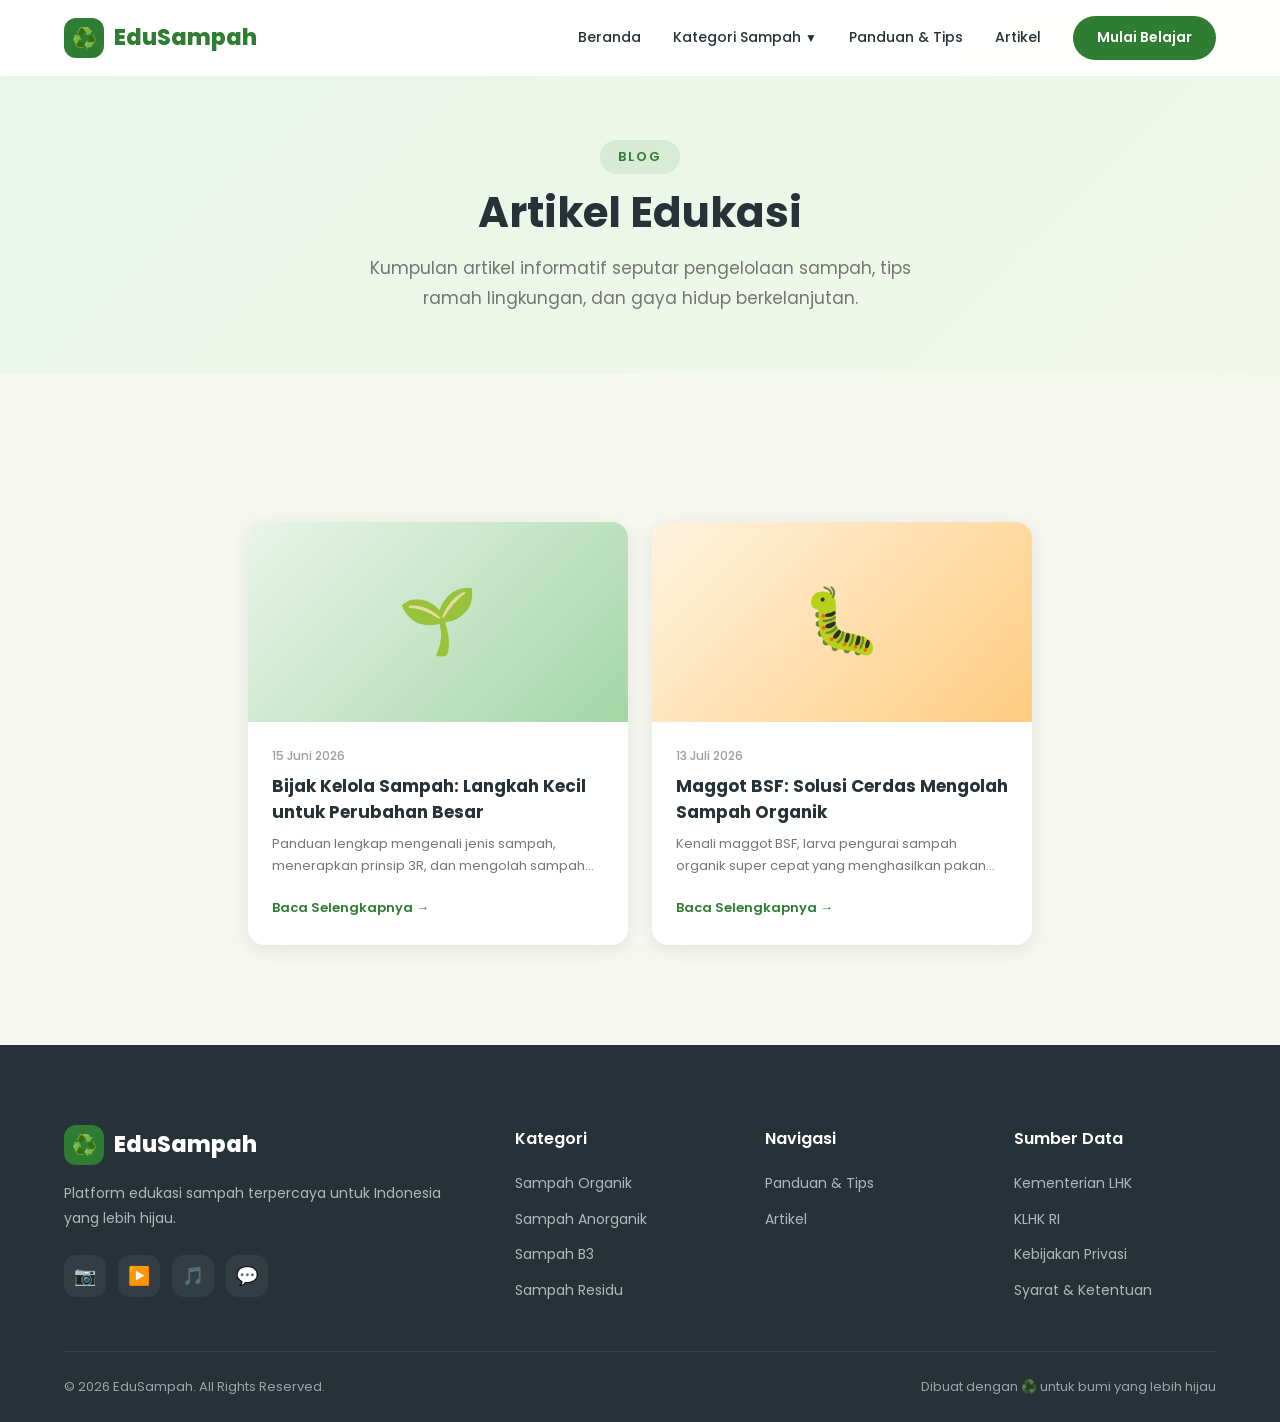
<file: pages/artikel.html>
<!DOCTYPE html>
<html lang="id">
<head>
  <meta charset="UTF-8">
  <meta name="viewport" content="width=device-width, initial-scale=1.0">
  <title>Artikel - EduSampah</title>
  <link rel="stylesheet" href="../css/style.css">
  <link rel="stylesheet" href="../css/navigation.css">
  <link rel="stylesheet" href="../css/components.css">
  <link rel="stylesheet" href="../css/responsive.css">
</head>
<body>

  <nav class="navbar">
    <div class="container">
      <a href="../index.html" class="nav-logo">
        <span class="nav-logo-icon">♻️</span>
        EduSampah
      </a>
      <button class="nav-toggle" aria-label="Toggle navigation menu">
        <span></span><span></span><span></span>
      </button>
      <div class="nav-menu">
        <a href="../index.html" class="nav-link">Beranda</a>
        <div class="nav-dropdown">
          <button class="nav-dropdown-toggle">
            Kategori Sampah <span class="chevron">▼</span>
          </button>
          <div class="nav-dropdown-menu">
            <a href="organik.html" class="nav-dropdown-link">
              <span class="nav-dropdown-icon green">🥬</span>
              Organik
            </a>
            <a href="anorganik.html" class="nav-dropdown-link">
              <span class="nav-dropdown-icon blue">🧴</span>
              Anorganik
            </a>
            <a href="b3.html" class="nav-dropdown-link">
              <span class="nav-dropdown-icon red">☣️</span>
              B3
            </a>
            <a href="residu.html" class="nav-dropdown-link">
              <span class="nav-dropdown-icon gray">🩹</span>
              Residu
            </a>
          </div>
        </div>
        <a href="panduan.html" class="nav-link">Panduan & Tips</a>
        <a href="artikel.html" class="nav-link">Artikel</a>
        <a href="../index.html#belajar" class="nav-cta">Mulai Belajar</a>
      </div>
    </div>
  </nav>

  <section class="page-header">
    <div class="container">
      <span class="section-label">Blog</span>
      <h1 class="section-title">Artikel Edukasi</h1>
      <p class="section-subtitle">Kumpulan artikel informatif seputar pengelolaan sampah, tips ramah lingkungan, dan gaya hidup berkelanjutan.</p>
    </div>
  </section>

  <section class="section">
    <div class="container">
      <div class="articles-grid" style="display:flex;justify-content:center;flex-wrap:wrap;gap:24px;">
        <a href="artikel-bijak-kelola-sampah.html" class="article-card fade-in" style="text-decoration:none;color:inherit;max-width:380px;width:100%;">
          <div class="article-thumb green-bg">🌱</div>
          <div class="article-body">
            <div class="article-date">15 Juni 2026</div>
            <h3 class="article-title">Bijak Kelola Sampah: Langkah Kecil untuk Perubahan Besar</h3>
            <p class="article-excerpt">Panduan lengkap mengenali jenis sampah, menerapkan prinsip 3R, dan mengolah sampah organik dari rumah.</p>
            <span class="article-link">Baca Selengkapnya →</span>
          </div>
        </a>
        <a href="artikel-maggot-bsf.html" class="article-card fade-in" style="text-decoration:none;color:inherit;max-width:380px;width:100%;">
          <div class="article-thumb orange-bg">🐛</div>
          <div class="article-body">
            <div class="article-date">13 Juli 2026</div>
            <h3 class="article-title">Maggot BSF: Solusi Cerdas Mengolah Sampah Organik</h3>
            <p class="article-excerpt">Kenali maggot BSF, larva pengurai sampah organik super cepat yang menghasilkan pakan ternak protein tinggi dan pupuk organik.</p>
            <span class="article-link">Baca Selengkapnya →</span>
          </div>
        </a>
      </div>
    </div>
  </section>

  <footer class="footer">
    <div class="container">
      <div class="footer-grid">
        <div>
          <a href="../index.html" class="nav-logo" style="color:var(--white);">
            <span class="nav-logo-icon">♻️</span>
            EduSampah
          </a>
          <p class="footer-brand-desc">Platform edukasi sampah terpercaya untuk Indonesia yang lebih hijau.</p>
          <div class="footer-social">
            <a href="#" class="footer-social-link" aria-label="Instagram">📷</a>
            <a href="#" class="footer-social-link" aria-label="YouTube">▶️</a>
            <a href="#" class="footer-social-link" aria-label="TikTok">🎵</a>
            <a href="#" class="footer-social-link" aria-label="WhatsApp">💬</a>
          </div>
        </div>
        <div>
          <h4 class="footer-heading">Kategori</h4>
          <div class="footer-links">
            <a href="organik.html" class="footer-link">Sampah Organik</a>
            <a href="anorganik.html" class="footer-link">Sampah Anorganik</a>
            <a href="b3.html" class="footer-link">Sampah B3</a>
            <a href="residu.html" class="footer-link">Sampah Residu</a>
          </div>
        </div>
        <div>
          <h4 class="footer-heading">Navigasi</h4>
          <div class="footer-links">
            <a href="panduan.html" class="footer-link">Panduan & Tips</a>
            <a href="artikel.html" class="footer-link">Artikel</a>
          </div>
        </div>
        <div>
          <h4 class="footer-heading">Sumber Data</h4>
          <div class="footer-links">
            <a href="#" class="footer-link">Kementerian LHK</a>
            <a href="#" class="footer-link">KLHK RI</a>
            <a href="#" class="footer-link">Kebijakan Privasi</a>
            <a href="#" class="footer-link">Syarat & Ketentuan</a>
          </div>
        </div>
      </div>
      <div class="footer-bottom">
        <span>© 2026 EduSampah. All Rights Reserved.</span>
        <span>Dibuat dengan ♻️ untuk bumi yang lebih hijau</span>
      </div>
    </div>
  </footer>

  <script type="module" src="../js/main.js"></script>
</body>
</html>
</file>
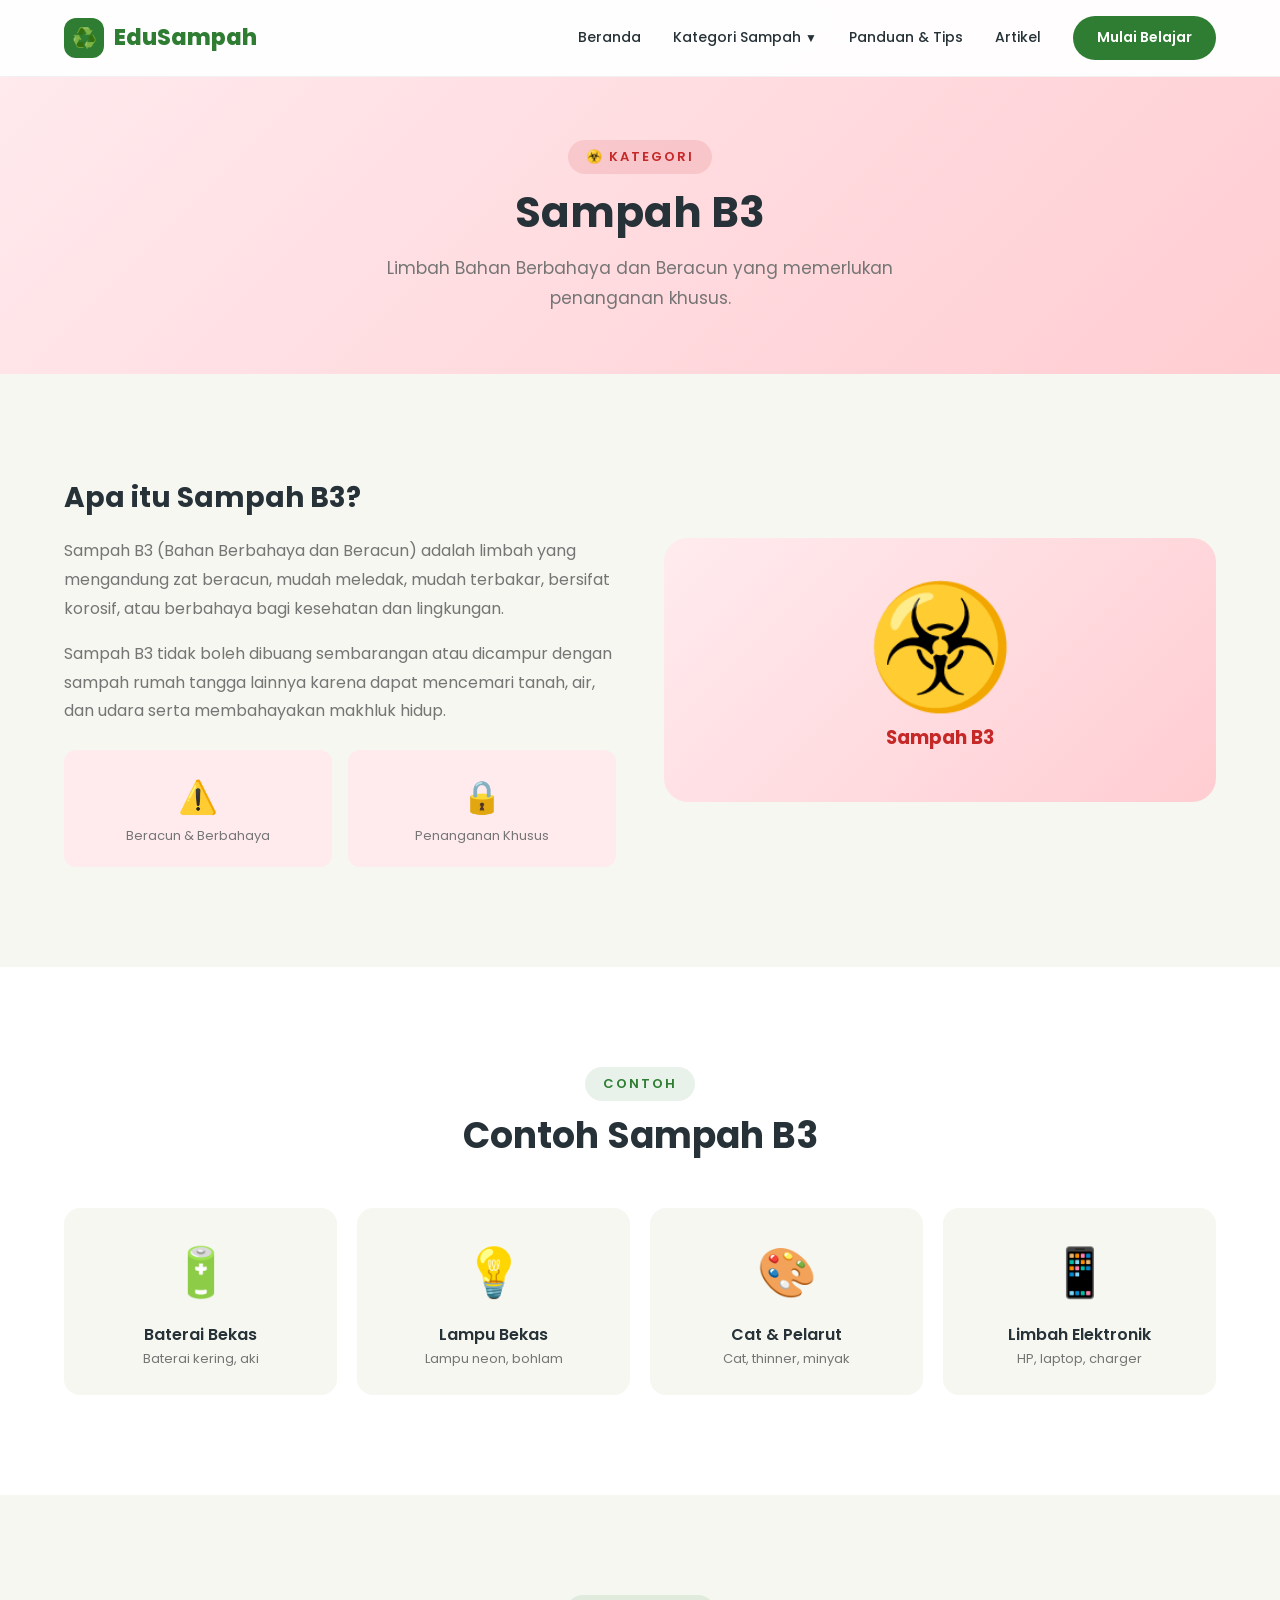
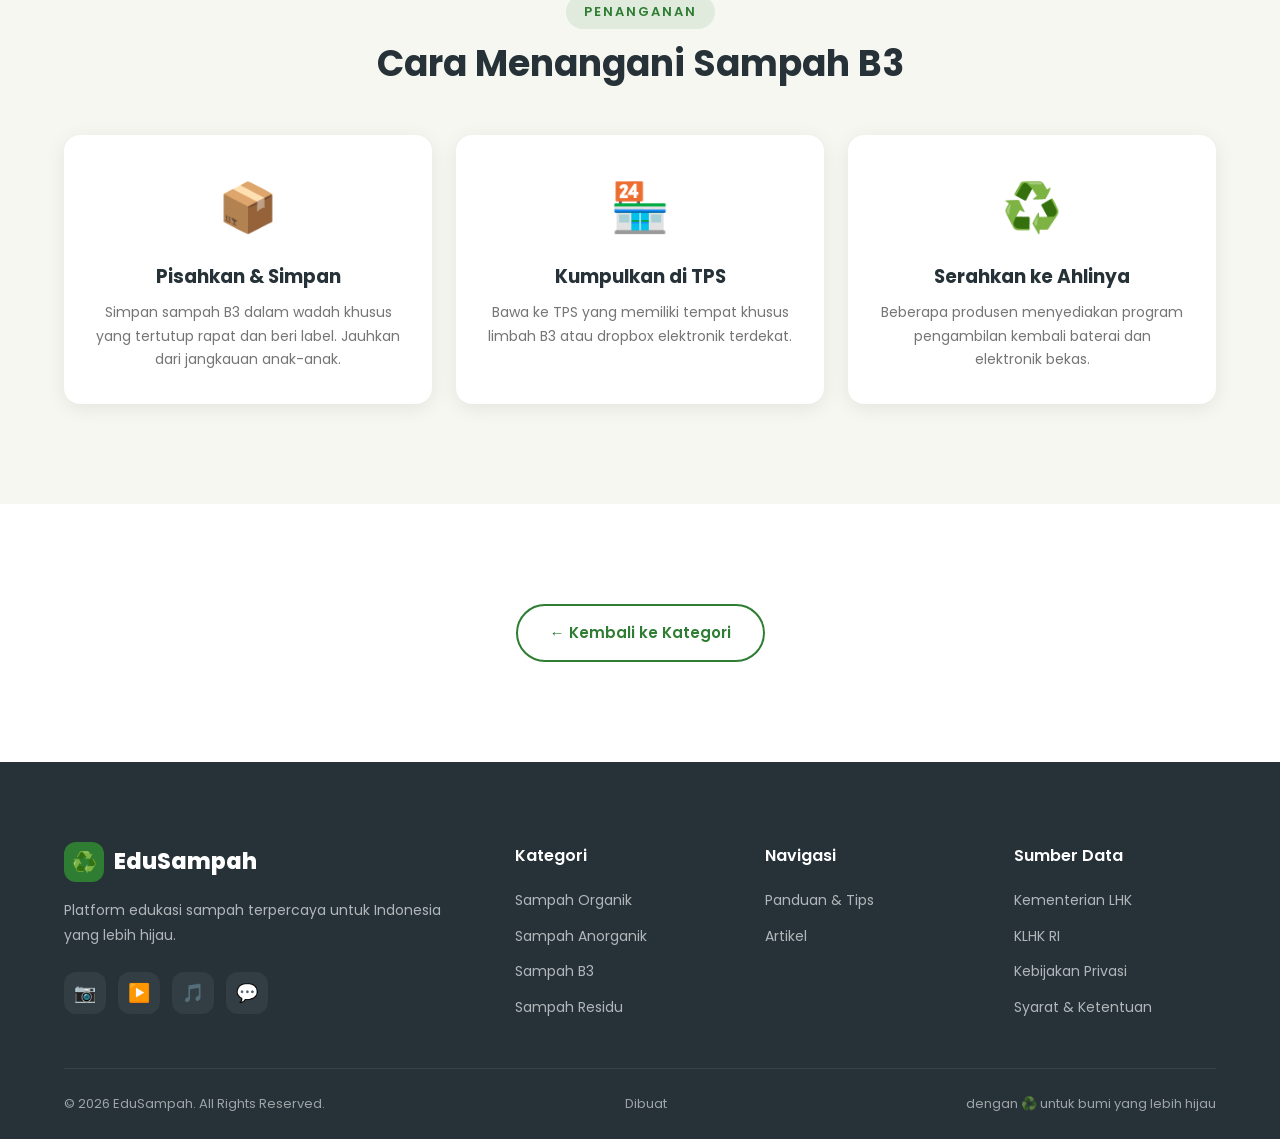
<file: pages/b3.html>
<!DOCTYPE html>
<html lang="id">
<head>
  <meta charset="UTF-8">
  <meta name="viewport" content="width=device-width, initial-scale=1.0">
  <title>Sampah B3 - EduSampah</title>
  <link rel="stylesheet" href="../css/style.css">
  <link rel="stylesheet" href="../css/navigation.css">
  <link rel="stylesheet" href="../css/components.css">
  <link rel="stylesheet" href="../css/responsive.css">
</head>
<body>

  <nav class="navbar">
    <div class="container">
      <a href="../index.html" class="nav-logo">
        <span class="nav-logo-icon">♻️</span>
        EduSampah
      </a>
      <button class="nav-toggle" aria-label="Toggle navigation menu">
        <span></span><span></span><span></span>
      </button>
      <div class="nav-menu">
        <a href="../index.html" class="nav-link">Beranda</a>
        <div class="nav-dropdown">
          <button class="nav-dropdown-toggle">
            Kategori Sampah <span class="chevron">▼</span>
          </button>
          <div class="nav-dropdown-menu">
            <a href="organik.html" class="nav-dropdown-link">
              <span class="nav-dropdown-icon green">🥬</span>
              Organik
            </a>
            <a href="anorganik.html" class="nav-dropdown-link">
              <span class="nav-dropdown-icon blue">🧴</span>
              Anorganik
            </a>
            <a href="b3.html" class="nav-dropdown-link">
              <span class="nav-dropdown-icon red">☣️</span>
              B3
            </a>
            <a href="residu.html" class="nav-dropdown-link">
              <span class="nav-dropdown-icon gray">🩹</span>
              Residu
            </a>
          </div>
        </div>
        <a href="panduan.html" class="nav-link">Panduan & Tips</a>
        <a href="artikel.html" class="nav-link">Artikel</a>
        <a href="../index.html#belajar" class="nav-cta">Mulai Belajar</a>
      </div>
    </div>
  </nav>

  <section class="page-header" style="background:linear-gradient(135deg,#FFEBEE,#FFCDD2);">
    <div class="container">
      <span class="section-label" style="background:rgba(198,40,40,0.12);color:var(--red);">☣️ Kategori</span>
      <h1 class="section-title">Sampah B3</h1>
      <p class="section-subtitle">Limbah Bahan Berbahaya dan Beracun yang memerlukan penanganan khusus.</p>
    </div>
  </section>

  <section class="section">
    <div class="container">
      <div style="display:grid;grid-template-columns:1fr 1fr;gap:48px;align-items:center;">
        <div class="fade-in-left">
          <h2 style="font-size:28px;font-weight:700;margin-bottom:16px;">Apa itu Sampah B3?</h2>
          <p style="color:var(--gray);line-height:1.8;margin-bottom:16px;">
            Sampah B3 (Bahan Berbahaya dan Beracun) adalah limbah yang mengandung zat beracun, mudah meledak, mudah terbakar, bersifat korosif, atau berbahaya bagi kesehatan dan lingkungan.
          </p>
          <p style="color:var(--gray);line-height:1.8;margin-bottom:24px;">
            Sampah B3 tidak boleh dibuang sembarangan atau dicampur dengan sampah rumah tangga lainnya karena dapat mencemari tanah, air, dan udara serta membahayakan makhluk hidup.
          </p>
          <div style="display:grid;grid-template-columns:1fr 1fr;gap:16px;">
            <div style="padding:20px;background:#FFEBEE;border-radius:12px;text-align:center;">
              <div style="font-size:32px;font-weight:700;color:var(--red);">⚠️</div>
              <div style="font-size:13px;color:var(--gray);">Beracun & Berbahaya</div>
            </div>
            <div style="padding:20px;background:#FFEBEE;border-radius:12px;text-align:center;">
              <div style="font-size:32px;font-weight:700;color:var(--red);">🔒</div>
              <div style="font-size:13px;color:var(--gray);">Penanganan Khusus</div>
            </div>
          </div>
        </div>
        <div class="fade-in-right" style="background:linear-gradient(135deg,#FFEBEE,#FFCDD2);border-radius:24px;padding:48px;text-align:center;">
          <div style="font-size:120px;line-height:1;">☣️</div>
          <h3 style="margin-top:16px;color:var(--red);">Sampah B3</h3>
        </div>
      </div>
    </div>
  </section>

  <section class="section" style="background:var(--white);">
    <div class="container">
      <div class="text-center" style="margin-bottom:48px;">
        <span class="section-label">Contoh</span>
        <h2 class="section-title">Contoh Sampah B3</h2>
      </div>
      <div style="display:grid;grid-template-columns:repeat(4,1fr);gap:20px;">
        <div class="fade-in" style="padding:24px;background:var(--bg-light);border-radius:16px;text-align:center;">
          <div style="font-size:48px;margin-bottom:8px;">🔋</div>
          <h4 style="font-weight:600;">Baterai Bekas</h4>
          <p style="font-size:13px;color:var(--gray);">Baterai kering, aki</p>
        </div>
        <div class="fade-in" style="padding:24px;background:var(--bg-light);border-radius:16px;text-align:center;">
          <div style="font-size:48px;margin-bottom:8px;">💡</div>
          <h4 style="font-weight:600;">Lampu Bekas</h4>
          <p style="font-size:13px;color:var(--gray);">Lampu neon, bohlam</p>
        </div>
        <div class="fade-in" style="padding:24px;background:var(--bg-light);border-radius:16px;text-align:center;">
          <div style="font-size:48px;margin-bottom:8px;">🎨</div>
          <h4 style="font-weight:600;">Cat & Pelarut</h4>
          <p style="font-size:13px;color:var(--gray);">Cat, thinner, minyak</p>
        </div>
        <div class="fade-in" style="padding:24px;background:var(--bg-light);border-radius:16px;text-align:center;">
          <div style="font-size:48px;margin-bottom:8px;">📱</div>
          <h4 style="font-weight:600;">Limbah Elektronik</h4>
          <p style="font-size:13px;color:var(--gray);">HP, laptop, charger</p>
        </div>
      </div>
    </div>
  </section>

  <section class="section">
    <div class="container">
      <div class="text-center" style="margin-bottom:48px;">
        <span class="section-label">Penanganan</span>
        <h2 class="section-title">Cara Menangani Sampah B3</h2>
      </div>
      <div style="display:grid;grid-template-columns:repeat(3,1fr);gap:24px;">
        <div class="fade-in" style="padding:32px;background:var(--white);border-radius:16px;box-shadow:var(--shadow);text-align:center;">
          <div style="font-size:48px;margin-bottom:12px;">📦</div>
          <h3 style="font-weight:700;margin-bottom:8px;">Pisahkan & Simpan</h3>
          <p style="color:var(--gray);font-size:14px;line-height:1.7;">Simpan sampah B3 dalam wadah khusus yang tertutup rapat dan beri label. Jauhkan dari jangkauan anak-anak.</p>
        </div>
        <div class="fade-in" style="padding:32px;background:var(--white);border-radius:16px;box-shadow:var(--shadow);text-align:center;">
          <div style="font-size:48px;margin-bottom:12px;">🏪</div>
          <h3 style="font-weight:700;margin-bottom:8px;">Kumpulkan di TPS</h3>
          <p style="color:var(--gray);font-size:14px;line-height:1.7;">Bawa ke TPS yang memiliki tempat khusus limbah B3 atau dropbox elektronik terdekat.</p>
        </div>
        <div class="fade-in" style="padding:32px;background:var(--white);border-radius:16px;box-shadow:var(--shadow);text-align:center;">
          <div style="font-size:48px;margin-bottom:12px;">♻️</div>
          <h3 style="font-weight:700;margin-bottom:8px;">Serahkan ke Ahlinya</h3>
          <p style="color:var(--gray);font-size:14px;line-height:1.7;">Beberapa produsen menyediakan program pengambilan kembali baterai dan elektronik bekas.</p>
        </div>
      </div>
    </div>
  </section>

  <section class="section" style="background:var(--white);">
    <div class="container text-center">
      <a href="../index.html#kategori" class="btn btn-outline">← Kembali ke Kategori</a>
    </div>
  </section>

  <footer class="footer">
    <div class="container">
      <div class="footer-grid">
        <div>
          <a href="../index.html" class="nav-logo" style="color:var(--white);">
            <span class="nav-logo-icon">♻️</span>
            EduSampah
          </a>
          <p class="footer-brand-desc">Platform edukasi sampah terpercaya untuk Indonesia yang lebih hijau.</p>
          <div class="footer-social">
            <a href="#" class="footer-social-link" aria-label="Instagram">📷</a>
            <a href="#" class="footer-social-link" aria-label="YouTube">▶️</a>
            <a href="#" class="footer-social-link" aria-label="TikTok">🎵</a>
            <a href="#" class="footer-social-link" aria-label="WhatsApp">💬</a>
          </div>
        </div>
        <div>
          <h4 class="footer-heading">Kategori</h4>
          <div class="footer-links">
            <a href="organik.html" class="footer-link">Sampah Organik</a>
            <a href="anorganik.html" class="footer-link">Sampah Anorganik</a>
            <a href="b3.html" class="footer-link">Sampah B3</a>
            <a href="residu.html" class="footer-link">Sampah Residu</a>
          </div>
        </div>
        <div>
          <h4 class="footer-heading">Navigasi</h4>
          <div class="footer-links">
            <a href="panduan.html" class="footer-link">Panduan & Tips</a>
            <a href="artikel.html" class="footer-link">Artikel</a>
          </div>
        </div>
        <div>
          <h4 class="footer-heading">Sumber Data</h4>
          <div class="footer-links">
            <a href="#" class="footer-link">Kementerian LHK</a>
            <a href="#" class="footer-link">KLHK RI</a>
            <a href="#" class="footer-link">Kebijakan Privasi</a>
            <a href="#" class="footer-link">Syarat & Ketentuan</a>
          </div>
        </div>
      </div>
      <div class="footer-bottom">
        <span>© 2026 EduSampah. All Rights Reserved.</span>
       </span> <span>Dibuat</span> dengan ♻️ untuk bumi yang lebih hijau</span>
      </div>
    </div>
  </footer>

  <script type="module" src="../js/main.js"></script>
</body>
</html>
</file>
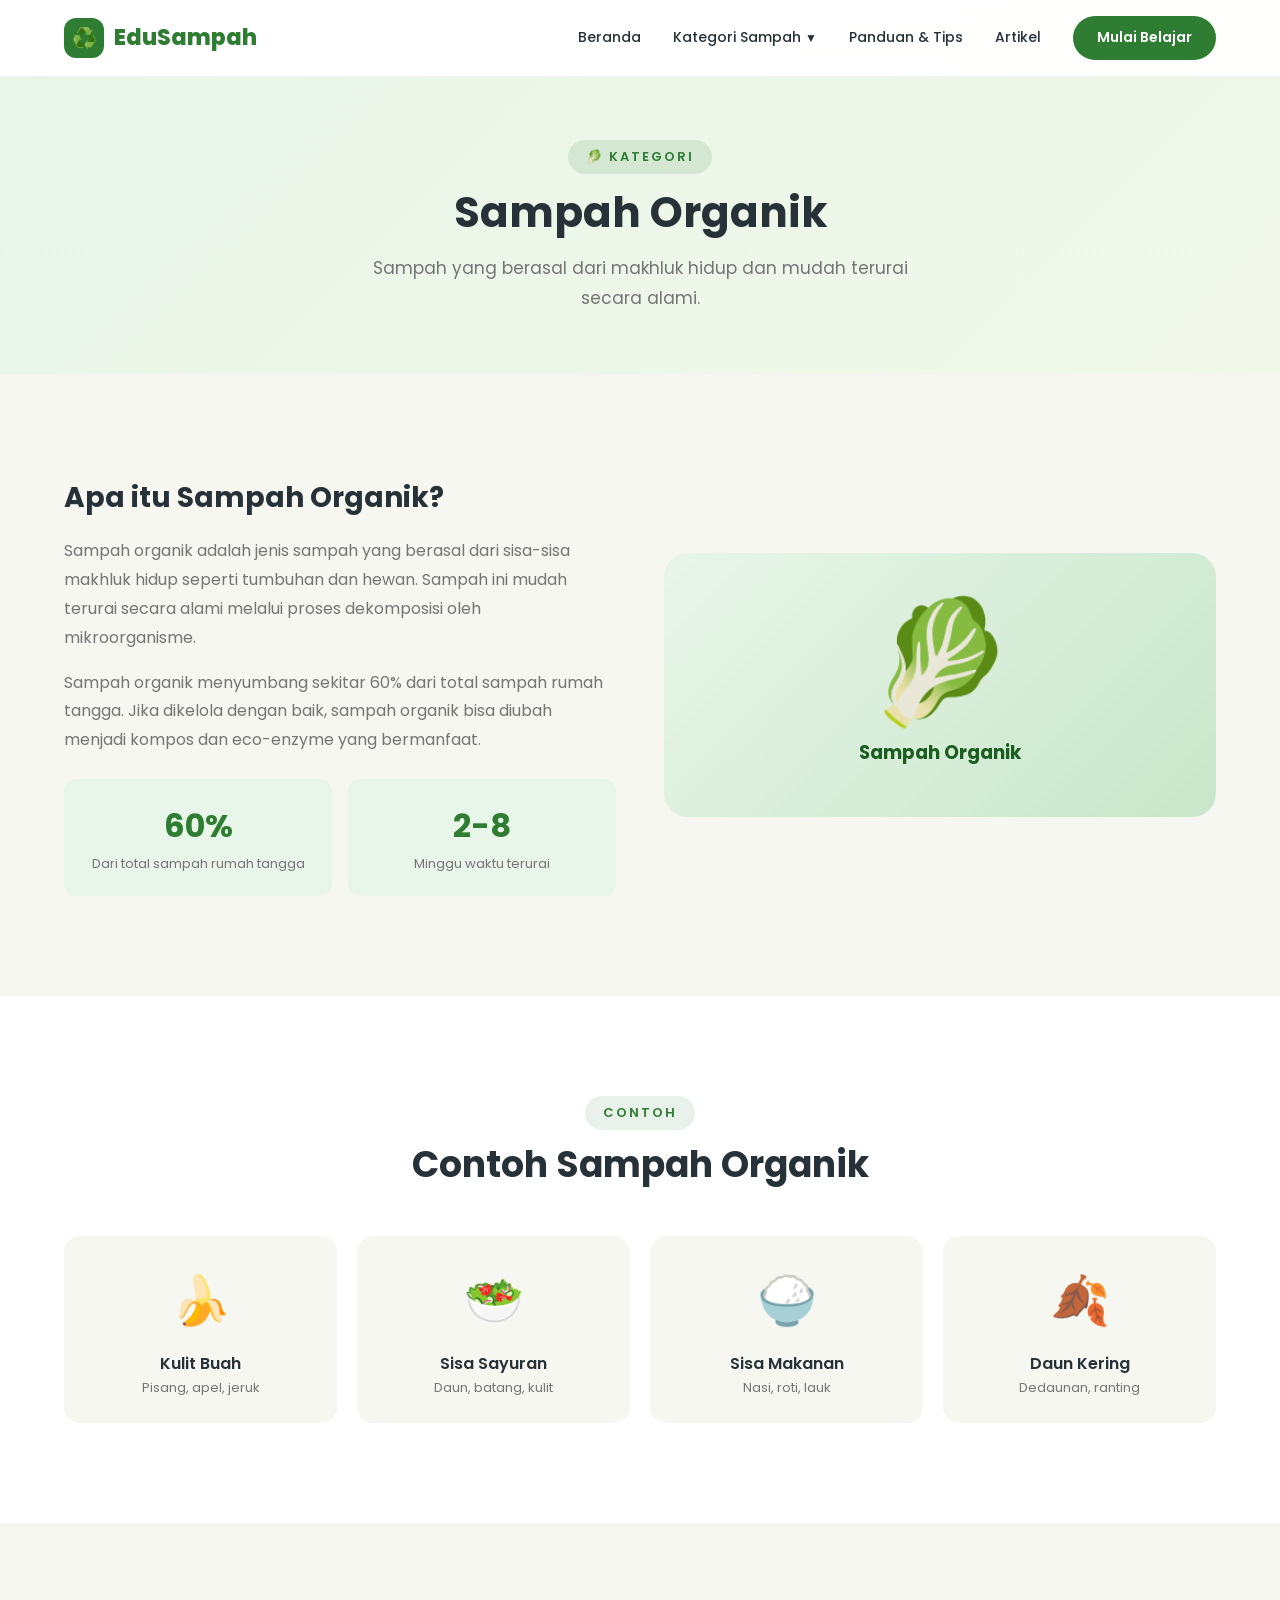
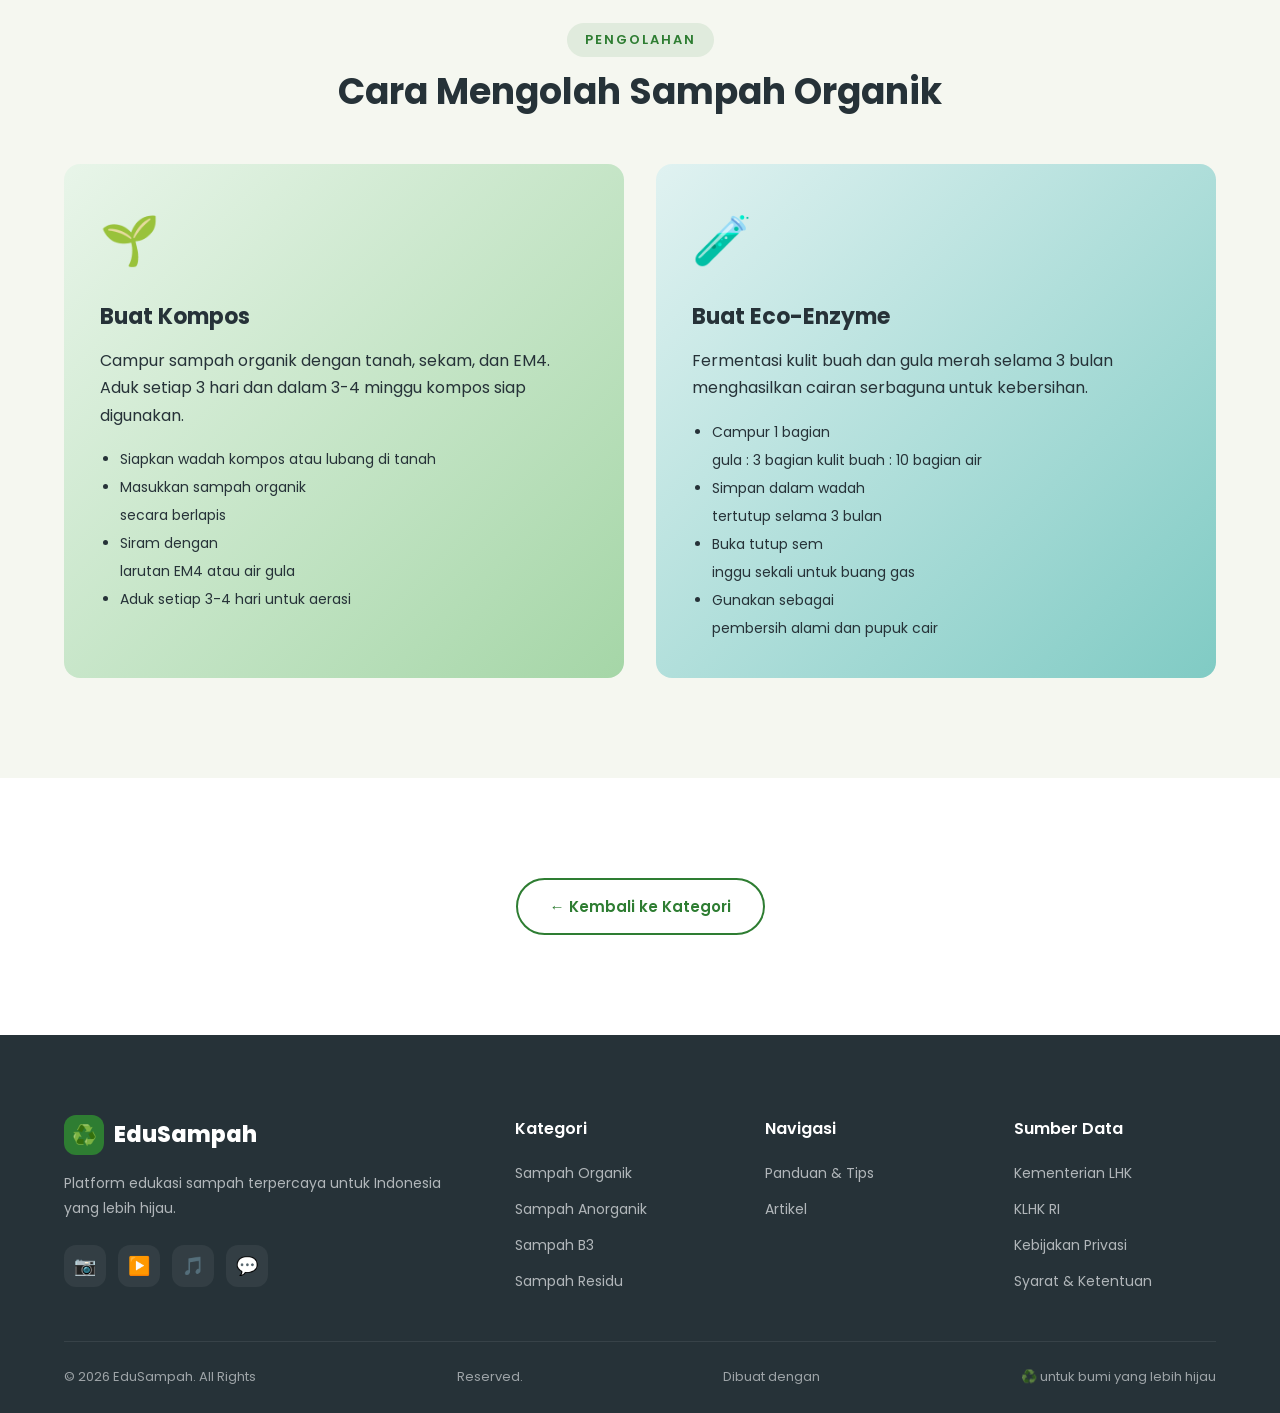
<file: pages/organik.html>
<!DOCTYPE html>
<html lang="id">
<head>
  <meta charset="UTF-8">
  <meta name="viewport" content="width=device-width, initial-scale=1.0">
  <title>Sampah Organik - EduSampah</title>
  <link rel="stylesheet" href="../css/style.css">
  <link rel="stylesheet" href="../css/navigation.css">
  <link rel="stylesheet" href="../css/components.css">
  <link rel="stylesheet" href="../css/responsive.css">
</head>
<body>

  <nav class="navbar">
    <div class="container">
      <a href="../index.html" class="nav-logo">
        <span class="nav-logo-icon">♻️</span>
        EduSampah
      </a>
      <button class="nav-toggle" aria-label="Toggle navigation menu">
        <span></span><span></span><span></span>
      </button>
      <div class="nav-menu">
        <a href="../index.html" class="nav-link">Beranda</a>
        <div class="nav-dropdown">
          <button class="nav-dropdown-toggle">
            Kategori Sampah <span class="chevron">▼</span>
          </button>
          <div class="nav-dropdown-menu">
            <a href="organik.html" class="nav-dropdown-link">
              <span class="nav-dropdown-icon green">🥬</span>
              Organik
            </a>
            <a href="anorganik.html" class="nav-dropdown-link">
              <span class="nav-dropdown-icon blue">🧴</span>
              Anorganik
            </a>
            <a href="b3.html" class="nav-dropdown-link">
              <span class="nav-dropdown-icon red">☣️</span>
              B3
            </a>
            <a href="residu.html" class="nav-dropdown-link">
              <span class="nav-dropdown-icon gray">🩹</span>
              Residu
            </a>
          </div>
        </div>
        <a href="panduan.html" class="nav-link">Panduan & Tips</a>
        <a href="artikel.html" class="nav-link">Artikel</a>
        <a href="../index.html#belajar" class="nav-cta">Mulai Belajar</a>
      </div>
    </div>
  </nav>

  <section class="page-header">
    <div class="container">
      <span class="section-label" style="background:rgba(46,125,50,0.12);color:var(--green);">🥬 Kategori</span>
      <h1 class="section-title">Sampah Organik</h1>
      <p class="section-subtitle">Sampah yang berasal dari makhluk hidup dan mudah terurai secara alami.</p>
    </div>
  </section>

  <section class="section">
    <div class="container">
      <div style="display:grid;grid-template-columns:1fr 1fr;gap:48px;align-items:center;">
        <div class="fade-in-left">
          <h2 style="font-size:28px;font-weight:700;margin-bottom:16px;">Apa itu Sampah Organik?</h2>
          <p style="color:var(--gray);line-height:1.8;margin-bottom:16px;">
            Sampah organik adalah jenis sampah yang berasal dari sisa-sisa makhluk hidup seperti tumbuhan dan hewan. Sampah ini mudah terurai secara alami melalui proses dekomposisi oleh mikroorganisme.
          </p>
          <p style="color:var(--gray);line-height:1.8;margin-bottom:24px;">
            Sampah organik menyumbang sekitar 60% dari total sampah rumah tangga. Jika dikelola dengan baik, sampah organik bisa diubah menjadi kompos dan eco-enzyme yang bermanfaat.
          </p>
          <div style="display:grid;grid-template-columns:1fr 1fr;gap:16px;">
            <div style="padding:20px;background:#E8F5E9;border-radius:12px;text-align:center;">
              <div style="font-size:32px;font-weight:700;color:var(--green);">60%</div>
              <div style="font-size:13px;color:var(--gray);">Dari total sampah rumah tangga</div>
            </div>
            <div style="padding:20px;background:#E8F5E9;border-radius:12px;text-align:center;">
              <div style="font-size:32px;font-weight:700;color:var(--green);">2-8</div>
              <div style="font-size:13px;color:var(--gray);">Minggu waktu terurai</div>
            </div>
          </div>
        </div>
        <div class="fade-in-right" style="background:linear-gradient(135deg,#E8F5E9,#C8E6C9);border-radius:24px;padding:48px;text-align:center;">
          <div style="font-size:120px;line-height:1;">🥬</div>
          <h3 style="margin-top:16px;color:var(--green-dark);">Sampah Organik</h3>
        </div>
      </div>
    </div>
  </section>

  <section class="section" style="background:var(--white);">
    <div class="container">
      <div class="text-center" style="margin-bottom:48px;">
        <span class="section-label">Contoh</span>
        <h2 class="section-title">Contoh Sampah Organik</h2>
      </div>
      <div style="display:grid;grid-template-columns:repeat(4,1fr);gap:20px;">
        <div class="fade-in" style="padding:24px;background:var(--bg-light);border-radius:16px;text-align:center;">
          <div style="font-size:48px;margin-bottom:8px;">🍌</div>
          <h4 style="font-weight:600;">Kulit Buah</h4>
          <p style="font-size:13px;color:var(--gray);">Pisang, apel, jeruk</p>
        </div>
        <div class="fade-in" style="padding:24px;background:var(--bg-light);border-radius:16px;text-align:center;">
          <div style="font-size:48px;margin-bottom:8px;">🥗</div>
          <h4 style="font-weight:600;">Sisa Sayuran</h4>
          <p style="font-size:13px;color:var(--gray);">Daun, batang, kulit</p>
        </div>
        <div class="fade-in" style="padding:24px;background:var(--bg-light);border-radius:16px;text-align:center;">
          <div style="font-size:48px;margin-bottom:8px;">🍚</div>
          <h4 style="font-weight:600;">Sisa Makanan</h4>
          <p style="font-size:13px;color:var(--gray);">Nasi, roti, lauk</p>
        </div>
        <div class="fade-in" style="padding:24px;background:var(--bg-light);border-radius:16px;text-align:center;">
          <div style="font-size:48px;margin-bottom:8px;">🍂</div>
          <h4 style="font-weight:600;">Daun Kering</h4>
          <p style="font-size:13px;color:var(--gray);">Dedaunan, ranting</p>
        </div>
      </div>
    </div>
  </section>

  <section class="section">
    <div class="container">
      <div class="text-center" style="margin-bottom:48px;">
        <span class="section-label">Pengolahan</span>
        <h2 class="section-title">Cara Mengolah Sampah Organik</h2>
      </div>
      <div style="display:grid;grid-template-columns:repeat(2,1fr);gap:32px;">
        <div class="fade-in-left" style="padding:36px;background:linear-gradient(135deg,#E8F5E9,#A5D6A7);border-radius:16px;">
          <div style="font-size:48px;margin-bottom:16px;">🌱</div>
          <h3 style="font-size:22px;font-weight:700;margin-bottom:12px;">Buat Kompos</h3>
          <p style="color:var(--text-dark);line-height:1.7;margin-bottom:16px;">Campur sampah organik dengan tanah, sekam, dan EM4. Aduk setiap 3 hari dan dalam 3-4 minggu kompos siap digunakan.</p>
          <ul style="list-style:disc;padding-left:20px;color:var(--text-dark);line-height:2;font-size:14px;">
            <li>Siapkan wadah kompos atau lubang di tanah</li>
            <li>Masukkan sampah organik</li> secara berlapis</li>
            <li>Siram dengan</li> larutan EM4 atau air gula</li>
            <li>Aduk setiap 3-4 hari untuk aerasi</li>
          </ul>
        </div>
        <div class="fade-in-right" style="padding:36px;background:linear-gradient(135deg,#E0F2F1,#80CBC4);border-radius:16px;">
          <div style="font-size:48px;margin-bottom:16px;">🧪</div>
          <h3 style="font-size:22px;font-weight:700;margin-bottom:12px;">Buat Eco-Enzyme</h3>
          <p style="color:var(--text-dark);line-height:1.7;margin-bottom:16px;">Fermentasi kulit buah dan gula merah selama 3 bulan menghasilkan cairan serbaguna untuk kebersihan.</p>
          <ul style="list-style:disc;padding-left:20px;color:var(--text-dark);line-height:2;font-size:14px;">
            <li>Campur 1 bagian</li> gula : 3 bagian kulit buah : 10 bagian air</li>
            <li>Simpan dalam wadah</li> tertutup selama 3 bulan</li>
            <li>Buka tutup sem</li>inggu sekali untuk buang gas</li>
            <li>Gunakan sebagai</li> pembersih alami dan pupuk cair</li>
          </ul>
        </div>
      </div>
    </div>
  </section>

  <section class="section" style="background:var(--white);">
    <div class="container text-center">
      <a href="../index.html#kategori" class="btn btn-outline">← Kembali ke Kategori</a>
    </div>
  </section>

  <footer class="footer">
    <div class="container">
      <div class="footer-grid">
        <div>
          <a href="../index.html" class="nav-logo" style="color:var(--white);">
            <span class="nav-logo-icon">♻️</span>
            EduSampah
          </a>
          <p class="footer-brand-desc">Platform edukasi sampah terpercaya untuk Indonesia yang lebih hijau.</p>
          <div class="footer-social">
            <a href="#" class="footer-social-link" aria-label="Instagram">📷</a>
            <a href="#" class="footer-social-link" aria-label="YouTube">▶️</a>
            <a href="#" class="footer-social-link" aria-label="TikTok">🎵</a>
            <a href="#" class="footer-social-link" aria-label="WhatsApp">💬</a>
          </div>
        </div>
        <div>
          <h4 class="footer-heading">Kategori</h4>
          <div class="footer-links">
            <a href="organik.html" class="footer-link">Sampah Organik</a>
            <a href="anorganik.html" class="footer-link">Sampah Anorganik</a>
            <a href="b3.html" class="footer-link">Sampah B3</a>
            <a href="residu.html" class="footer-link">Sampah Residu</a>
          </div>
        </div>
        <div>
          <h4 class="footer-heading">Navigasi</h4>
          <div class="footer-links">
            <a href="panduan.html" class="footer-link">Panduan & Tips</a>
            <a href="artikel.html" class="footer-link">Artikel</a>
          </div>
        </div>
        <div>
          <h4 class="footer-heading">Sumber Data</h4>
          <div class="footer-links">
            <a href="#" class="footer-link">Kementerian LHK</a>
            <a href="#" class="footer-link">KLHK RI</a>
            <a href="#" class="footer-link">Kebijakan Privasi</a>
            <a href="#" class="footer-link">Syarat & Ketentuan</a>
          </div>
        </div>
      </div>
      <div class="footer-bottom">
        <span>© 2026 EduSampah. All Rights</span> Reserved.</span>
        <span>Dibuat dengan</span> ♻️ untuk bumi yang lebih hijau</span>
      </div>
    </div>
  </footer>

  <script type="module" src="../js/main.js"></script>
</body>
</html>
</file>
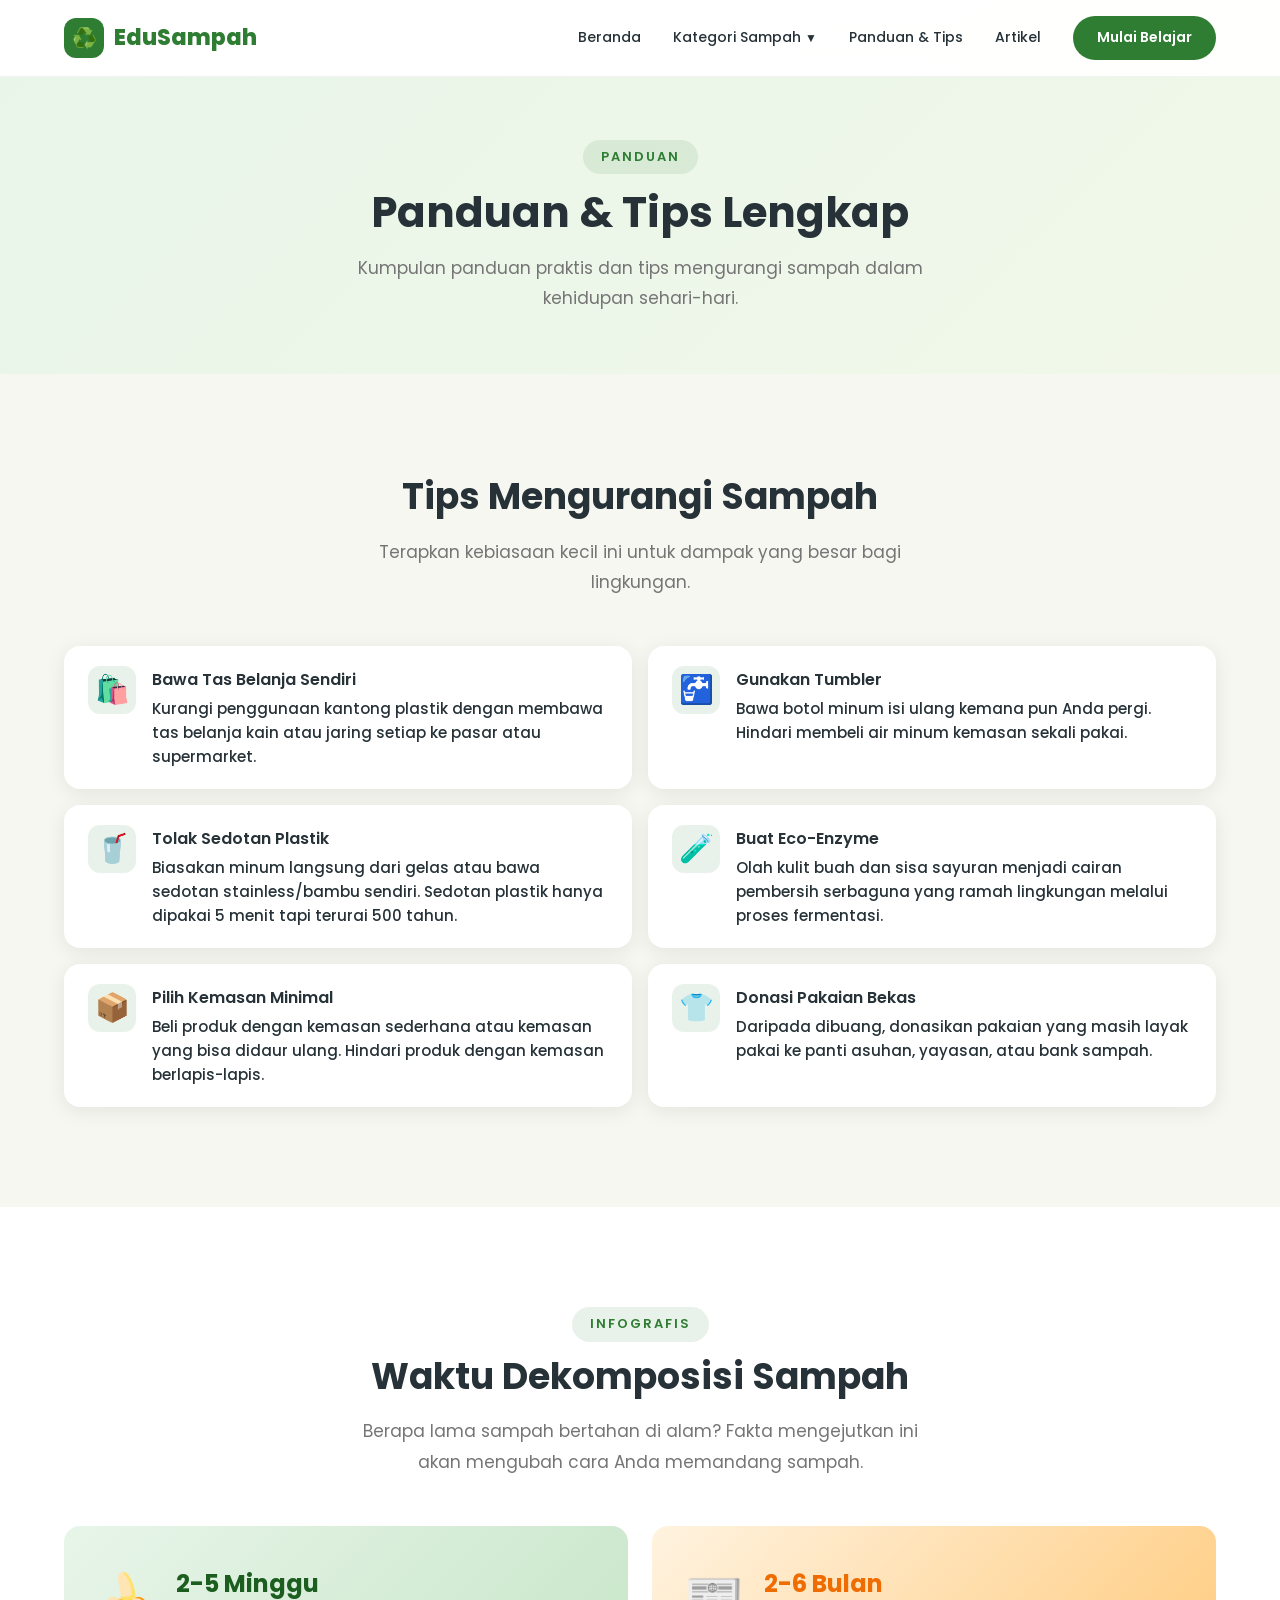
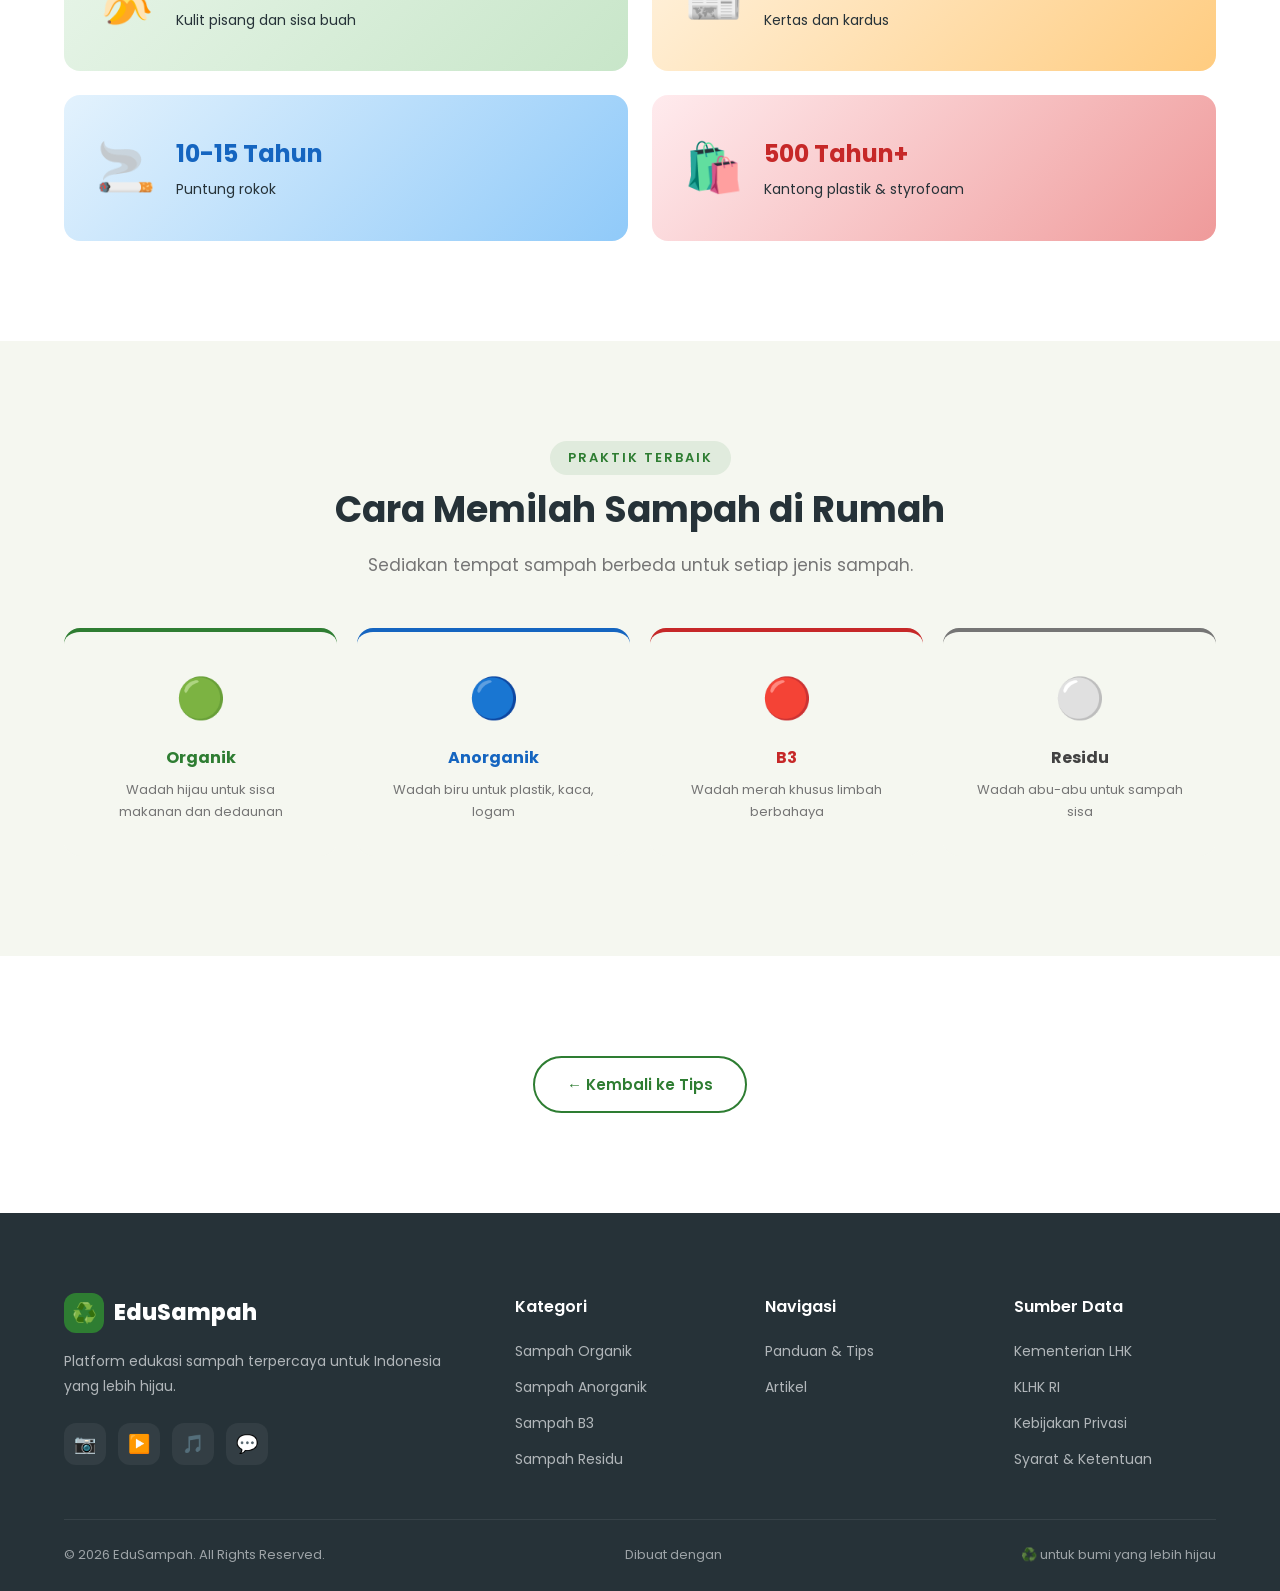
<file: pages/panduan.html>
<!DOCTYPE html>
<html lang="id">
<head>
  <meta charset="UTF-8">
  <meta name="viewport" content="width=device-width, initial-scale=1.0">
  <title>Panduan & Tips - EduSampah</title>
  <link rel="stylesheet" href="../css/style.css">
  <link rel="stylesheet" href="../css/navigation.css">
  <link rel="stylesheet" href="../css/components.css">
  <link rel="stylesheet" href="../css/responsive.css">
</head>
<body>

  <nav class="navbar">
    <div class="container">
      <a href="../index.html" class="nav-logo">
        <span class="nav-logo-icon">♻️</span>
        EduSampah
      </a>
      <button class="nav-toggle" aria-label="Toggle navigation menu">
        <span></span><span></span><span></span>
      </button>
      <div class="nav-menu">
        <a href="../index.html" class="nav-link">Beranda</a>
        <div class="nav-dropdown">
          <button class="nav-dropdown-toggle">
            Kategori Sampah <span class="chevron">▼</span>
          </button>
          <div class="nav-dropdown-menu">
            <a href="organik.html" class="nav-dropdown-link">
              <span class="nav-dropdown-icon green">🥬</span>
              Organik
            </a>
            <a href="anorganik.html" class="nav-dropdown-link">
              <span class="nav-dropdown-icon blue">🧴</span>
              Anorganik
            </a>
            <a href="b3.html" class="nav-dropdown-link">
              <span class="nav-dropdown-icon red">☣️</span>
              B3
            </a>
            <a href="residu.html" class="nav-dropdown-link">
              <span class="nav-dropdown-icon gray">🩹</span>
              Residu
            </a>
          </div>
        </div>
        <a href="panduan.html" class="nav-link">Panduan & Tips</a>
        <a href="artikel.html" class="nav-link">Artikel</a>
        <a href="../index.html#belajar" class="nav-cta">Mulai Belajar</a>
      </div>
    </div>
  </nav>

  <section class="page-header">
    <div class="container">
      <span class="section-label">Panduan</span>
      <h1 class="section-title">Panduan & Tips Lengkap</h1>
      <p class="section-subtitle">Kumpulan panduan praktis dan tips mengurangi sampah dalam kehidupan sehari-hari.</p>
    </div>
  </section>

  <section class="section">
    <div class="container">
      <div class="text-center" style="margin-bottom:48px;">
        <h2 class="section-title">Tips Mengurangi Sampah</h2>
        <p class="section-subtitle mx-auto">Terapkan kebiasaan kecil ini untuk dampak yang besar bagi lingkungan.</p>
      </div>
      <div class="tips-grid">
        <div class="tip-card fade-in-left">
          <span class="tip-icon">🛍️</span>
          <div>
            <h4 style="font-weight:600;margin-bottom:4px;">Bawa Tas Belanja Sendiri</h4>
            <p class="tip-text">Kurangi penggunaan kantong plastik dengan membawa tas belanja kain atau jaring setiap ke pasar atau supermarket.</p>
          </div>
        </div>
        <div class="tip-card fade-in-right">
          <span class="tip-icon">🚰</span>
          <div>
            <h4 style="font-weight:600;margin-bottom:4px;">Gunakan Tumbler</h4>
            <p class="tip-text">Bawa botol minum isi ulang kemana pun Anda pergi. Hindari membeli air minum kemasan sekali pakai.</p>
          </div>
        </div>
        <div class="tip-card fade-in-left">
          <span class="tip-icon">🥤</span>
          <div>
            <h4 style="font-weight:600;margin-bottom:4px;">Tolak Sedotan Plastik</h4>
            <p class="tip-text">Biasakan minum langsung dari gelas atau bawa sedotan stainless/bambu sendiri. Sedotan plastik hanya dipakai 5 menit tapi terurai 500 tahun.</p>
          </div>
        </div>
        <div class="tip-card fade-in-right">
          <span class="tip-icon">🧪</span>
          <div>
            <h4 style="font-weight:600;margin-bottom:4px;">Buat Eco-Enzyme</h4>
            <p class="tip-text">Olah kulit buah dan sisa sayuran menjadi cairan pembersih serbaguna yang ramah lingkungan melalui proses fermentasi.</p>
          </div>
        </div>
        <div class="tip-card fade-in-left">
          <span class="tip-icon">📦</span>
          <div>
            <h4 style="font-weight:600;margin-bottom:4px;">Pilih Kemasan Minimal</h4>
            <p class="tip-text">Beli produk dengan kemasan sederhana atau kemasan yang bisa didaur ulang. Hindari produk dengan kemasan berlapis-lapis.</p>
          </div>
        </div>
        <div class="tip-card fade-in-right">
          <span class="tip-icon">👕</span>
          <div>
            <h4 style="font-weight:600;margin-bottom:4px;">Donasi Pakaian Bekas</h4>
            <p class="tip-text">Daripada dibuang, donasikan pakaian yang masih layak pakai ke panti asuhan, yayasan, atau bank sampah.</p>
          </div>
        </div>
      </div>
    </div>
  </section>

  <section class="section" style="background:var(--white);">
    <div class="container">
      <div class="text-center" style="margin-bottom:48px;">
        <span class="section-label">Infografis</span>
        <h2 class="section-title">Waktu Dekomposisi Sampah</h2>
        <p class="section-subtitle mx-auto">Berapa lama sampah bertahan di alam? Fakta mengejutkan ini akan mengubah cara Anda memandang sampah.</p>
      </div>
      <div class="decomp-grid">
        <div class="fade-in decomp-card" style="background:linear-gradient(135deg,#E8F5E9,#C8E6C9);">
          <div class="decomp-icon">🍌</div>
          <div>
            <div class="decomp-time" style="color:var(--green-dark);">2-5 Minggu</div>
            <div class="decomp-label">Kulit pisang dan sisa buah</div>
          </div>
        </div>
        <div class="fade-in decomp-card" style="background:linear-gradient(135deg,#FFF3E0,#FFCC80);">
          <div class="decomp-icon">📰</div>
          <div>
            <div class="decomp-time" style="color:var(--orange);">2-6 Bulan</div>
            <div class="decomp-label">Kertas dan kardus</div>
          </div>
        </div>
        <div class="fade-in decomp-card" style="background:linear-gradient(135deg,#E3F2FD,#90CAF9);">
          <div class="decomp-icon">🚬</div>
          <div>
            <div class="decomp-time" style="color:var(--blue);">10-15 Tahun</div>
            <div class="decomp-label">Puntung rokok</div>
          </div>
        </div>
        <div class="fade-in decomp-card" style="background:linear-gradient(135deg,#FFEBEE,#EF9A9A);">
          <div class="decomp-icon">🛍️</div>
          <div>
            <div class="decomp-time" style="color:var(--red);">500 Tahun+</div>
            <div class="decomp-label">Kantong plastik & styrofoam</div>
          </div>
        </div>
      </div>
    </div>
  </section>

  <section class="section">
    <div class="container text-center">
      <span class="section-label">Praktik Terbaik</span>
      <h2 class="section-title">Cara Memilah Sampah di Rumah</h2>
      <p class="section-subtitle mx-auto" style="margin-bottom:40px;">Sediakan tempat sampah berbeda untuk setiap jenis sampah.</p>
      <div class="sort-grid">
        <div class="fade-in sort-card" style="border-top-color:var(--green);">
          <div class="sort-icon">🟢</div>
          <h4 class="sort-name" style="color:var(--green);">Organik</h4>
          <p class="sort-desc">Wadah hijau untuk sisa makanan dan dedaunan</p>
        </div>
        <div class="fade-in sort-card" style="border-top-color:var(--blue);">
          <div class="sort-icon">🔵</div>
          <h4 class="sort-name" style="color:var(--blue);">Anorganik</h4>
          <p class="sort-desc">Wadah biru untuk plastik, kaca, logam</p>
        </div>
        <div class="fade-in sort-card" style="border-top-color:var(--red);">
          <div class="sort-icon">🔴</div>
          <h4 class="sort-name" style="color:var(--red);">B3</h4>
          <p class="sort-desc">Wadah merah khusus limbah berbahaya</p>
        </div>
        <div class="fade-in sort-card" style="border-top-color:var(--gray);">
          <div class="sort-icon">⚪</div>
          <h4 class="sort-name" style="color:var(--gray-dark);">Residu</h4>
          <p class="sort-desc">Wadah abu-abu untuk sampah sisa</p>
        </div>
      </div>
    </div>
  </section>

  <section class="section" style="background:var(--white);">
    <div class="container text-center">
      <a href="../index.html#tips" class="btn btn-outline">← Kembali ke Tips</a>
    </div>
  </section>

  <footer class="footer">
    <div class="container">
      <div class="footer-grid">
        <div>
          <a href="../index.html" class="nav-logo" style="color:var(--white);">
            <span class="nav-logo-icon">♻️</span>
            EduSampah
          </a>
          <p class="footer-brand-desc">Platform edukasi sampah terpercaya untuk Indonesia yang lebih hijau.</p>
          <div class="footer-social">
            <a href="#" class="footer-social-link" aria-label="Instagram">📷</a>
            <a href="#" class="footer-social-link" aria-label="YouTube">▶️</a>
            <a href="#" class="footer-social-link" aria-label="TikTok">🎵</a>
            <a href="#" class="footer-social-link" aria-label="WhatsApp">💬</a>
          </div>
        </div>
        <div>
          <h4 class="footer-heading">Kategori</h4>
          <div class="footer-links">
            <a href="organik.html" class="footer-link">Sampah Organik</a>
            <a href="anorganik.html" class="footer-link">Sampah Anorganik</a>
            <a href="b3.html" class="footer-link">Sampah B3</a>
            <a href="residu.html" class="footer-link">Sampah Residu</a>
          </div>
        </div>
        <div>
          <h4 class="footer-heading">Navigasi</h4>
          <div class="footer-links">
            <a href="panduan.html" class="footer-link">Panduan & Tips</a>
            <a href="artikel.html" class="footer-link">Artikel</a>
          </div>
        </div>
        <div>
          <h4 class="footer-heading">Sumber Data</h4>
          <div class="footer-links">
            <a href="#" class="footer-link">Kementerian LHK</a>
            <a href="#" class="footer-link">KLHK RI</a>
            <a href="#" class="footer-link">Kebijakan Privasi</a>
            <a href="#" class="footer-link">Syarat & Ketentuan</a>
          </div>
        </div>
      </div>
      <div class="footer-bottom">
        <span>© 2026 EduSampah. All Rights Reserved.</span>
        <span>Dibuat dengan</span> ♻️ untuk bumi yang lebih hijau</span>
      </div>
    </div>
  </footer>

  <script type="module" src="../js/main.js"></script>
</body>
</html>
</file>
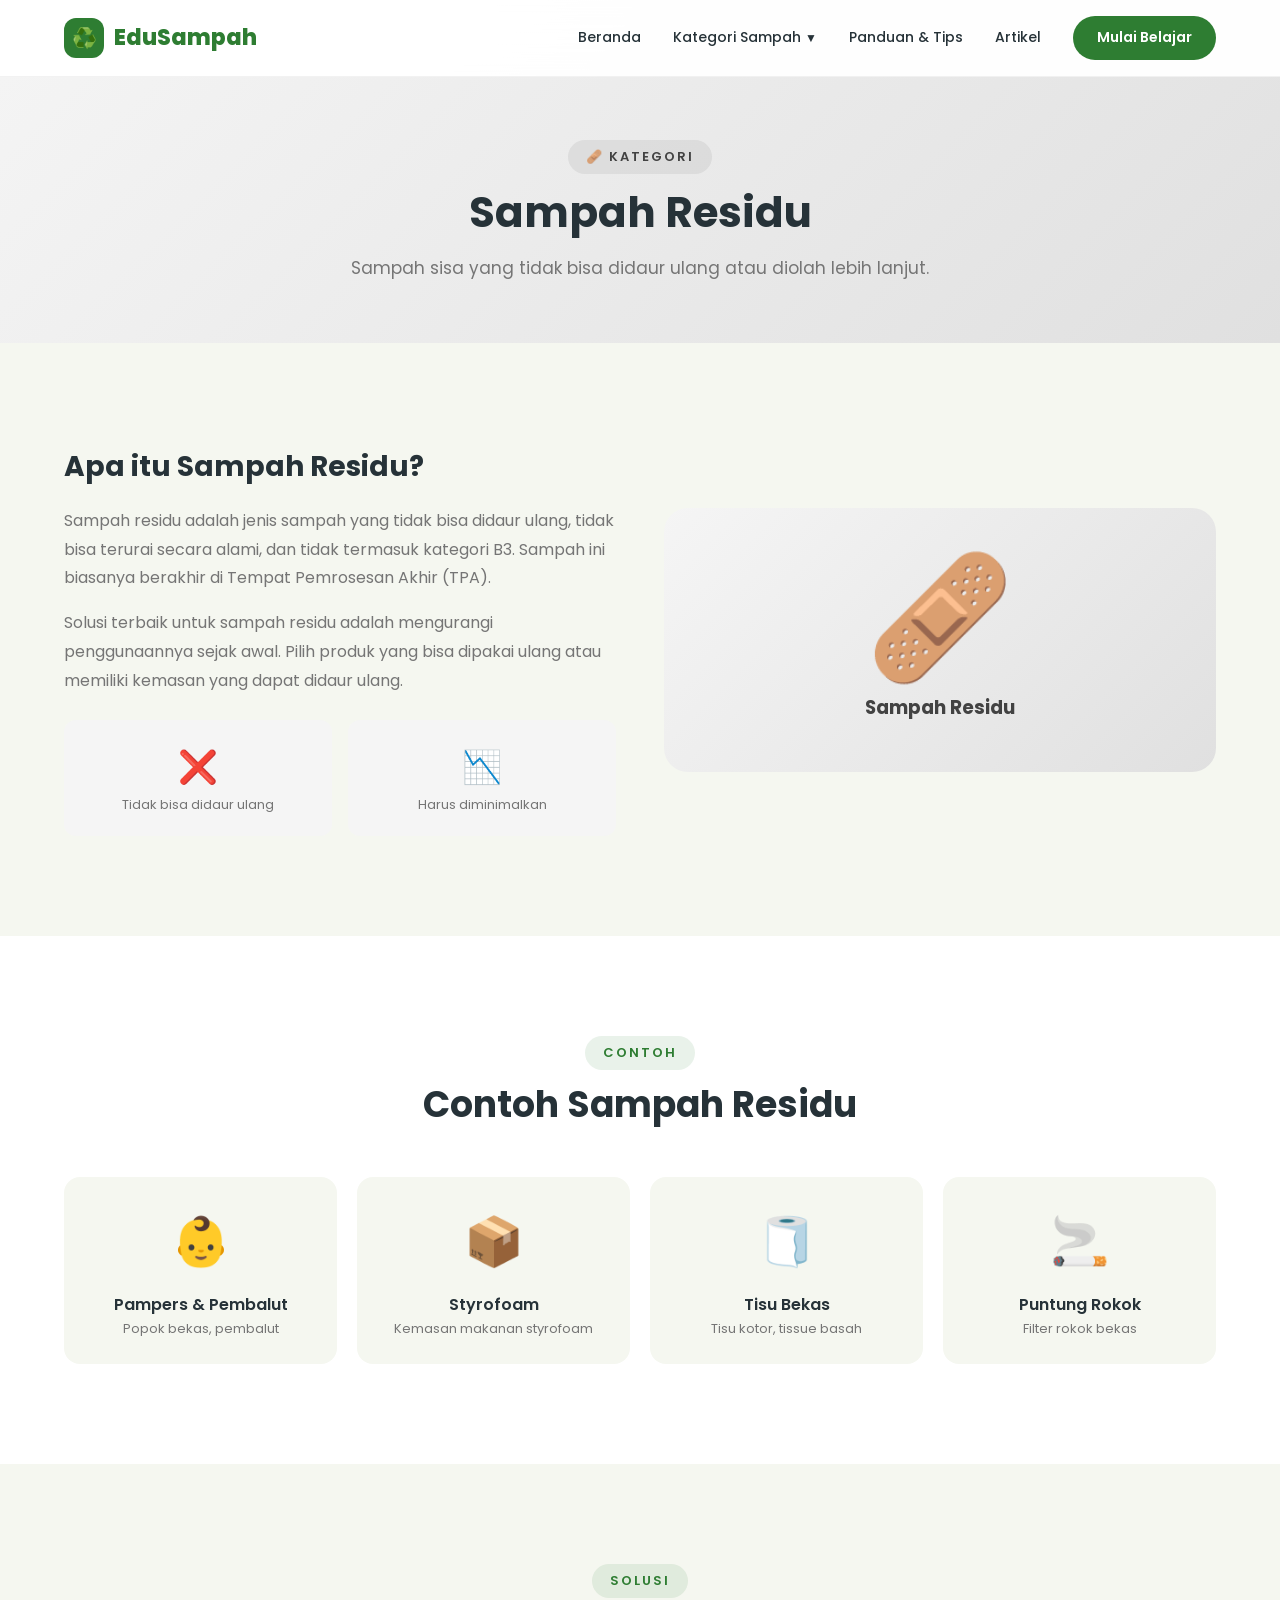
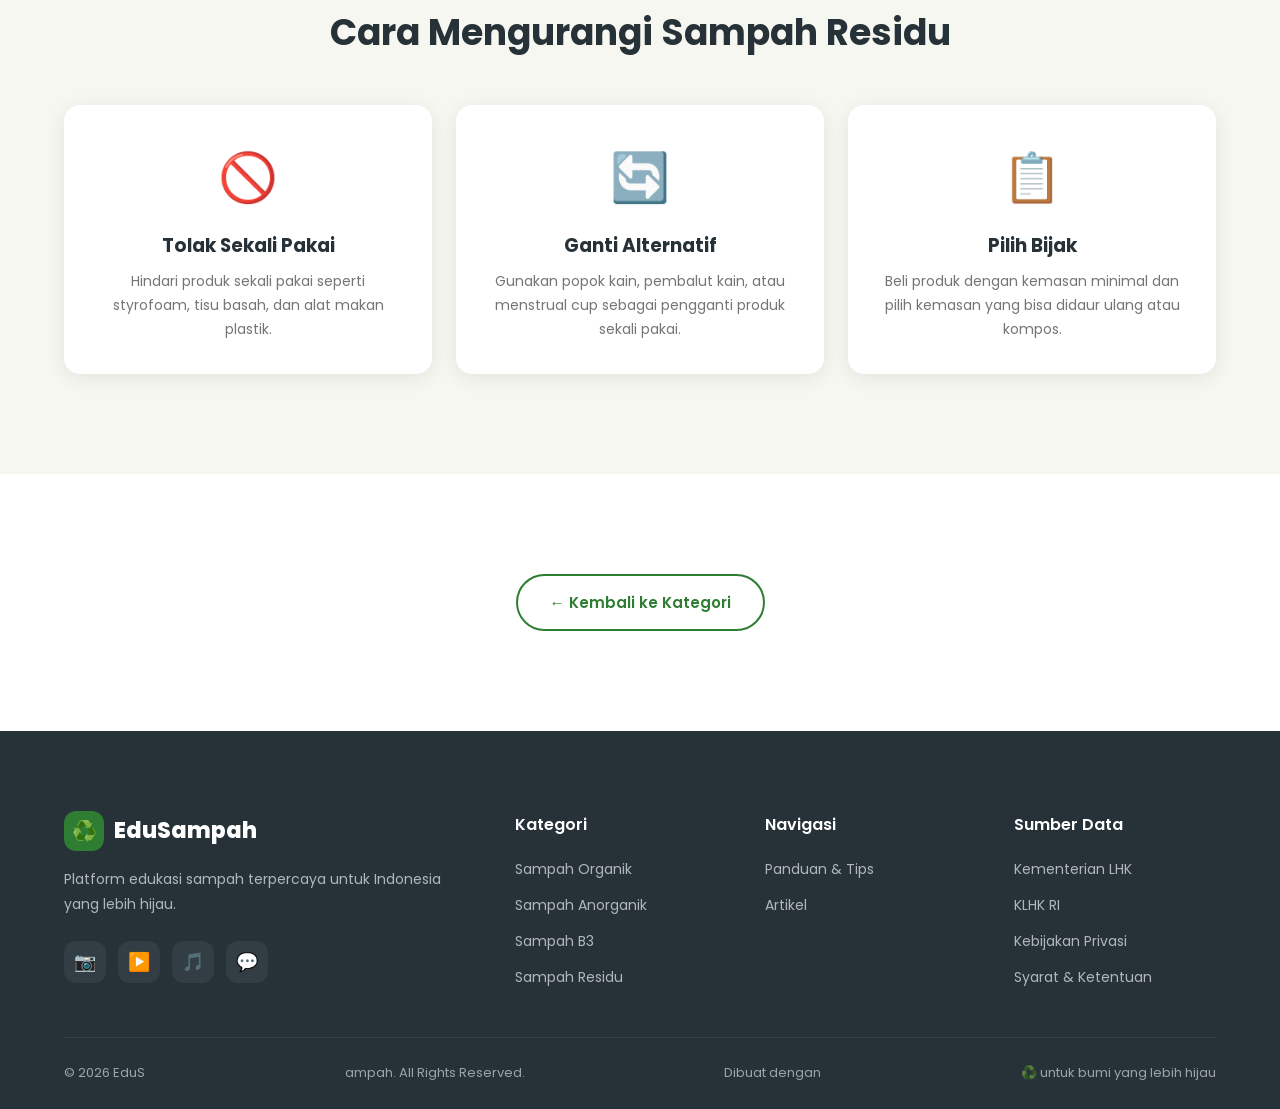
<file: pages/residu.html>
<!DOCTYPE html>
<html lang="id">
<head>
  <meta charset="UTF-8">
  <meta name="viewport" content="width=device-width, initial-scale=1.0">
  <title>Sampah Residu - EduSampah</title>
  <link rel="stylesheet" href="../css/style.css">
  <link rel="stylesheet" href="../css/navigation.css">
  <link rel="stylesheet" href="../css/components.css">
  <link rel="stylesheet" href="../css/responsive.css">
</head>
<body>

  <nav class="navbar">
    <div class="container">
      <a href="../index.html" class="nav-logo">
        <span class="nav-logo-icon">♻️</span>
        EduSampah
      </a>
      <button class="nav-toggle" aria-label="Toggle navigation menu">
        <span></span><span></span><span></span>
      </button>
      <div class="nav-menu">
        <a href="../index.html" class="nav-link">Beranda</a>
        <div class="nav-dropdown">
          <button class="nav-dropdown-toggle">
            Kategori Sampah <span class="chevron">▼</span>
          </button>
          <div class="nav-dropdown-menu">
            <a href="organik.html" class="nav-dropdown-link">
              <span class="nav-dropdown-icon green">🥬</span>
              Organik
            </a>
            <a href="anorganik.html" class="nav-dropdown-link">
              <span class="nav-dropdown-icon blue">🧴</span>
              Anorganik
            </a>
            <a href="b3.html" class="nav-dropdown-link">
              <span class="nav-dropdown-icon red">☣️</span>
              B3
            </a>
            <a href="residu.html" class="nav-dropdown-link">
              <span class="nav-dropdown-icon gray">🩹</span>
              Residu
            </a>
          </div>
        </div>
        <a href="panduan.html" class="nav-link">Panduan & Tips</a>
        <a href="artikel.html" class="nav-link">Artikel</a>
        <a href="../index.html#belajar" class="nav-cta">Mulai Belajar</a>
      </div>
    </div>
  </nav>

  <section class="page-header" style="background:linear-gradient(135deg,#F5F5F5,#E0E0E0);">
    <div class="container">
      <span class="section-label" style="background:rgba(117,117,117,0.12);color:var(--gray-dark);">🩹 Kategori</span>
      <h1 class="section-title">Sampah Residu</h1>
      <p class="section-subtitle">Sampah sisa yang tidak bisa didaur ulang atau diolah lebih lanjut.</p>
    </div>
  </section>

  <section class="section">
    <div class="container">
      <div style="display:grid;grid-template-columns:1fr 1fr;gap:48px;align-items:center;">
        <div class="fade-in-left">
          <h2 style="font-size:28px;font-weight:700;margin-bottom:16px;">Apa itu Sampah Residu?</h2>
          <p style="color:var(--gray);line-height:1.8;margin-bottom:16px;">
            Sampah residu adalah jenis sampah yang tidak bisa didaur ulang, tidak bisa terurai secara alami, dan tidak termasuk kategori B3. Sampah ini biasanya berakhir di Tempat Pemrosesan Akhir (TPA).
          </p>
          <p style="color:var(--gray);line-height:1.8;margin-bottom:24px;">
            Solusi terbaik untuk sampah residu adalah mengurangi penggunaannya sejak awal. Pilih produk yang bisa dipakai ulang atau memiliki kemasan yang dapat didaur ulang.
          </p>
          <div style="display:grid;grid-template-columns:1fr 1fr;gap:16px;">
            <div style="padding:20px;background:#F5F5F5;border-radius:12px;text-align:center;">
              <div style="font-size:32px;font-weight:700;color:var(--gray-dark);">❌</div>
              <div style="font-size:13px;color:var(--gray);">Tidak bisa didaur ulang</div>
            </div>
            <div style="padding:20px;background:#F5F5F5;border-radius:12px;text-align:center;">
              <div style="font-size:32px;font-weight:700;color:var(--gray-dark);">📉</div>
              <div style="font-size:13px;color:var(--gray);">Harus diminimalkan</div>
            </div>
          </div>
        </div>
        <div class="fade-in-right" style="background:linear-gradient(135deg,#F5F5F5,#E0E0E0);border-radius:24px;padding:48px;text-align:center;">
          <div style="font-size:120px;line-height:1;">🩹</div>
          <h3 style="margin-top:16px;color:var(--gray-dark);">Sampah Residu</h3>
        </div>
      </div>
    </div>
  </section>

  <section class="section" style="background:var(--white);">
    <div class="container">
      <div class="text-center" style="margin-bottom:48px;">
        <span class="section-label">Contoh</span>
        <h2 class="section-title">Contoh Sampah Residu</h2>
      </div>
      <div style="display:grid;grid-template-columns:repeat(4,1fr);gap:20px;">
        <div class="fade-in" style="padding:24px;background:var(--bg-light);border-radius:16px;text-align:center;">
          <div style="font-size:48px;margin-bottom:8px;">👶</div>
          <h4 style="font-weight:600;">Pampers & Pembalut</h4>
          <p style="font-size:13px;color:var(--gray);">Popok bekas, pembalut</p>
        </div>
        <div class="fade-in" style="padding:24px;background:var(--bg-light);border-radius:16px;text-align:center;">
          <div style="font-size:48px;margin-bottom:8px;">📦</div>
          <h4 style="font-weight:600;">Styrofoam</h4>
          <p style="font-size:13px;color:var(--gray);">Kemasan makanan styrofoam</p>
        </div>
        <div class="fade-in" style="padding:24px;background:var(--bg-light);border-radius:16px;text-align:center;">
          <div style="font-size:48px;margin-bottom:8px;">🧻</div>
          <h4 style="font-weight:600;">Tisu Bekas</h4>
          <p style="font-size:13px;color:var(--gray);">Tisu kotor, tissue basah</p>
        </div>
        <div class="fade-in" style="padding:24px;background:var(--bg-light);border-radius:16px;text-align:center;">
          <div style="font-size:48px;margin-bottom:8px;">🚬</div>
          <h4 style="font-weight:600;">Puntung Rokok</h4>
          <p style="font-size:13px;color:var(--gray);">Filter rokok bekas</p>
        </div>
      </div>
    </div>
  </section>

  <section class="section">
    <div class="container">
      <div class="text-center" style="margin-bottom:48px;">
        <span class="section-label">Solusi</span>
        <h2 class="section-title">Cara Mengurangi Sampah Residu</h2>
      </div>
      <div style="display:grid;grid-template-columns:repeat(3,1fr);gap:24px;">
        <div class="fade-in" style="padding:32px;background:var(--white);border-radius:16px;box-shadow:var(--shadow);text-align:center;">
          <div style="font-size:48px;margin-bottom:12px;">🚫</div>
          <h3 style="font-weight:700;margin-bottom:8px;">Tolak Sekali Pakai</h3>
          <p style="color:var(--gray);font-size:14px;line-height:1.7;">Hindari produk sekali pakai seperti styrofoam, tisu basah, dan alat makan plastik.</p>
        </div>
        <div class="fade-in" style="padding:32px;background:var(--white);border-radius:16px;box-shadow:var(--shadow);text-align:center;">
          <div style="font-size:48px;margin-bottom:12px;">🔄</div>
          <h3 style="font-weight:700;margin-bottom:8px;">Ganti Alternatif</h3>
          <p style="color:var(--gray);font-size:14px;line-height:1.7;">Gunakan popok kain, pembalut kain, atau menstrual cup sebagai pengganti produk sekali pakai.</p>
        </div>
        <div class="fade-in" style="padding:32px;background:var(--white);border-radius:16px;box-shadow:var(--shadow);text-align:center;">
          <div style="font-size:48px;margin-bottom:12px;">📋</div>
          <h3 style="font-weight:700;margin-bottom:8px;">Pilih Bijak</h3>
          <p style="color:var(--gray);font-size:14px;line-height:1.7;">Beli produk dengan kemasan minimal dan pilih kemasan yang bisa didaur ulang atau kompos.</p>
        </div>
      </div>
    </div>
  </section>

  <section class="section" style="background:var(--white);">
    <div class="container text-center">
      <a href="../index.html#kategori" class="btn btn-outline">← Kembali ke Kategori</a>
    </div>
  </section>

  <footer class="footer">
    <div class="container">
      <div class="footer-grid">
        <div>
          <a href="../index.html" class="nav-logo" style="color:var(--white);">
            <span class="nav-logo-icon">♻️</span>
            EduSampah
          </a>
          <p class="footer-brand-desc">Platform edukasi sampah terpercaya untuk Indonesia yang lebih hijau.</p>
          <div class="footer-social">
            <a href="#" class="footer-social-link" aria-label="Instagram">📷</a>
            <a href="#" class="footer-social-link" aria-label="YouTube">▶️</a>
            <a href="#" class="footer-social-link" aria-label="TikTok">🎵</a>
            <a href="#" class="footer-social-link" aria-label="WhatsApp">💬</a>
          </div>
        </div>
        <div>
          <h4 class="footer-heading">Kategori</h4>
          <div class="footer-links">
            <a href="organik.html" class="footer-link">Sampah Organik</a>
            <a href="anorganik.html" class="footer-link">Sampah Anorganik</a>
            <a href="b3.html" class="footer-link">Sampah B3</a>
            <a href="residu.html" class="footer-link">Sampah Residu</a>
          </div>
        </div>
        <div>
          <h4 class="footer-heading">Navigasi</h4>
          <div class="footer-links">
            <a href="panduan.html" class="footer-link">Panduan & Tips</a>
            <a href="artikel.html" class="footer-link">Artikel</a>
          </div>
        </div>
        <div>
          <h4 class="footer-heading">Sumber Data</h4>
          <div class="footer-links">
            <a href="#" class="footer-link">Kementerian LHK</a>
            <a href="#" class="footer-link">KLHK RI</a>
            <a href="#" class="footer-link">Kebijakan Privasi</a>
            <a href="#" class="footer-link">Syarat & Ketentuan</a>
          </div>
        </div>
      </div>
      <div class="footer-bottom">
        <span>© 2026 EduS</span>ampah. All Rights Reserved.</span>
        <span>Dibuat dengan</span> ♻️ untuk bumi yang lebih hijau</span>
      </div>
    </div>
  </footer>

  <script type="module" src="../js/main.js"></script>
</body>
</html>
</file>
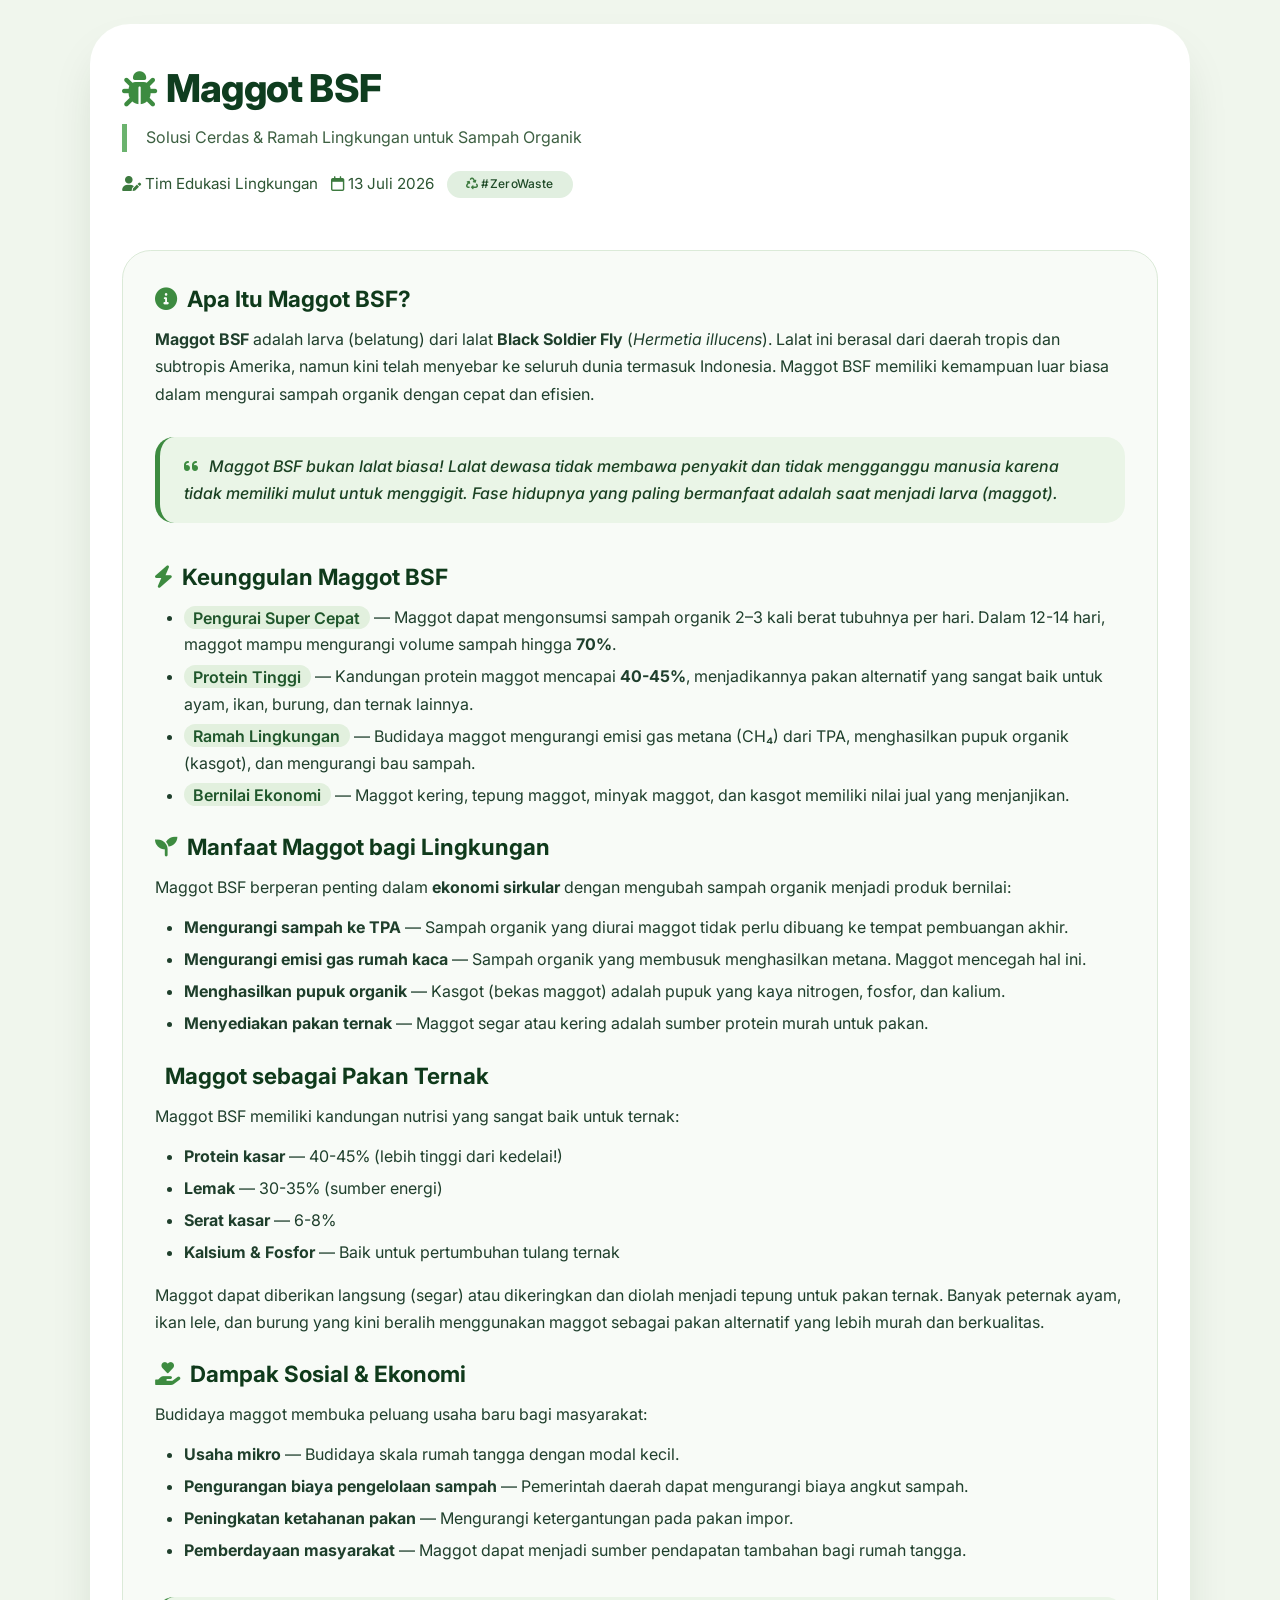
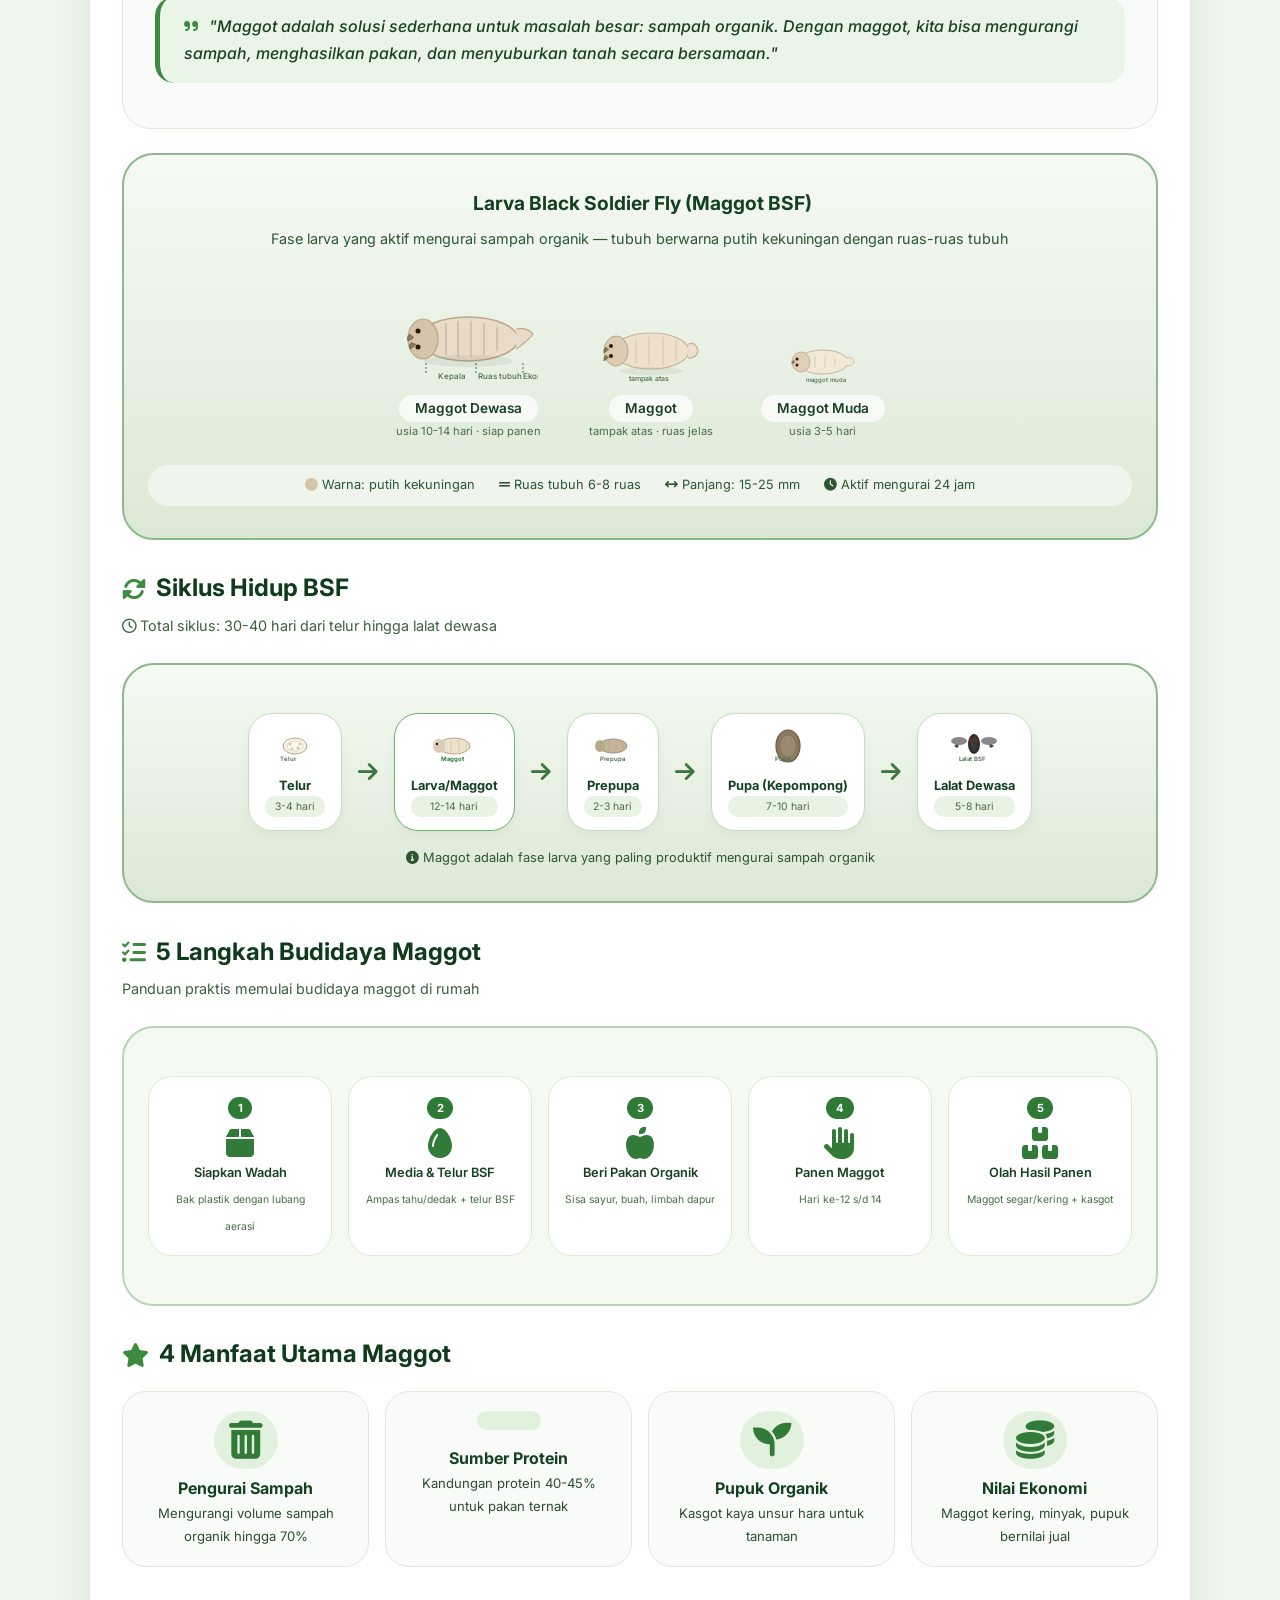
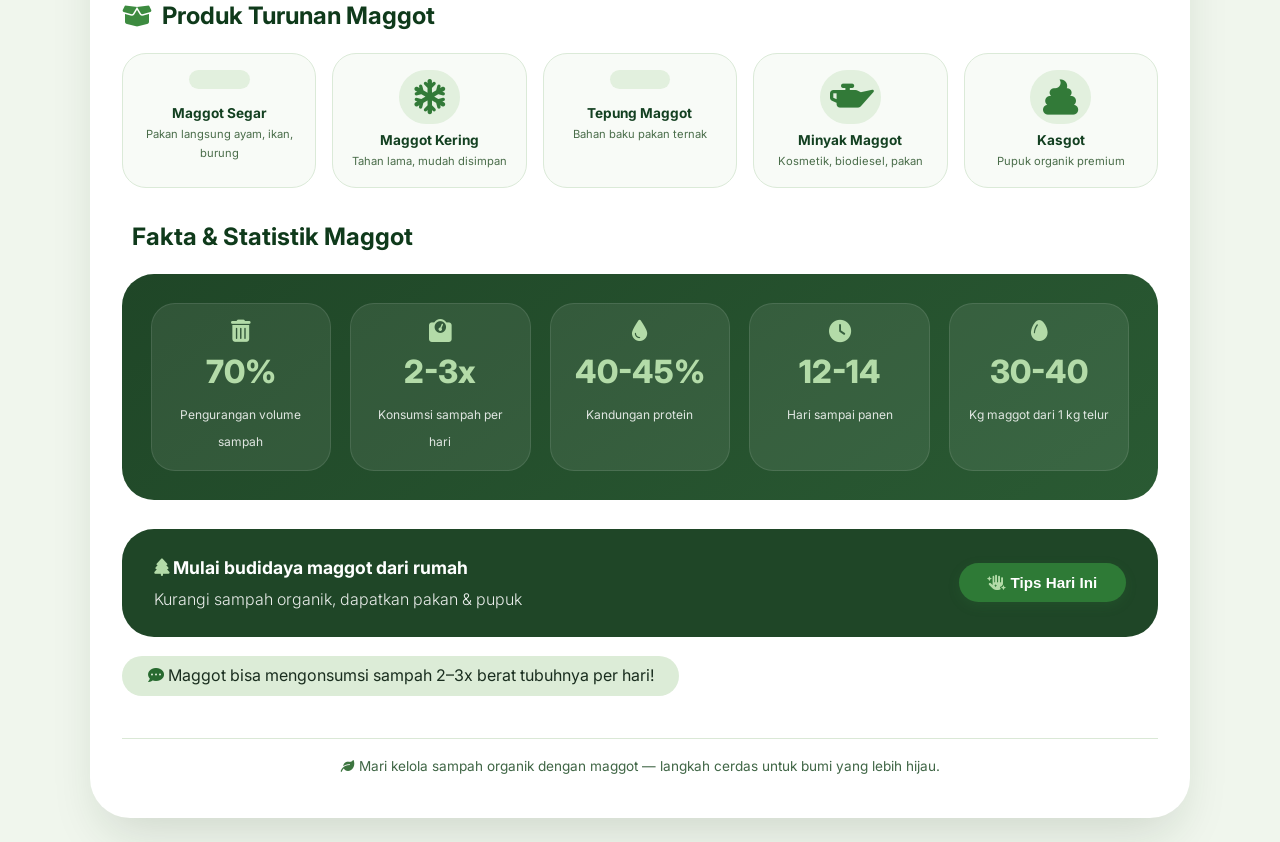
<file: trash_html/artikel_maggot.html>
<!DOCTYPE html>
<html lang="id">
<head>
    <meta charset="UTF-8">
    <meta name="viewport" content="width=device-width, initial-scale=1.0">
    <title>Maggot - Solusi Sampah Organik</title>
    <link rel="preconnect" href="https://fonts.googleapis.com">
    <link rel="preconnect" href="https://fonts.gstatic.com" crossorigin>
    <link href="https://fonts.googleapis.com/css2?family=Inter:opsz,wght@14..32,400;14..32,500;14..32,600;14..32,700;14..32,800&display=swap" rel="stylesheet">
    <link rel="stylesheet" href="https://cdnjs.cloudflare.com/ajax/libs/font-awesome/6.0.0-beta3/css/all.min.css">
    <style>
        * {
            margin: 0;
            padding: 0;
            box-sizing: border-box;
        }
        body {
            font-family: 'Inter', sans-serif;
            background: #f0f6ed;
            color: #1a2e1f;
            padding: 1.5rem 1rem;
            line-height: 1.7;
        }
        .container {
            max-width: 1100px;
            margin: 0 auto;
            background: #ffffff;
            border-radius: 2.5rem;
            padding: 2rem 2rem 2.5rem;
            box-shadow: 0 25px 50px -12px rgba(20, 50, 20, 0.15);
        }
        h1 {
            font-size: 2.4rem;
            font-weight: 800;
            color: #0f3d1f;
            letter-spacing: -0.02em;
            display: flex;
            align-items: center;
            gap: 0.6rem;
            flex-wrap: wrap;
        }
        h1 i {
            color: #3d8b40;
            font-size: 2.2rem;
        }
        .subhead {
            font-size: 1rem;
            color: #3d6042;
            border-left: 5px solid #6bb36e;
            padding-left: 1.2rem;
            margin: 0.2rem 0 1.2rem 0;
            font-weight: 400;
        }
        .author-line {
            display: flex;
            align-items: center;
            gap: 0.8rem;
            flex-wrap: wrap;
            font-size: 0.95rem;
            color: #2d5533;
            margin-bottom: 1.8rem;
        }
        .author-line i {
            color: #3d7a3f;
        }
        .pill {
            background: #e1efe0;
            border-radius: 60px;
            padding: 0.2rem 1.2rem;
            font-weight: 500;
            font-size: 0.75rem;
            letter-spacing: 0.3px;
            color: #1f4a27;
        }

        /* ===== ARTIKEL ===== */
        .artikel {
            background: #f8fbf7;
            border-radius: 1.8rem;
            padding: 1.8rem 2rem;
            margin: 1.5rem 0;
            border: 1px solid #dbead8;
        }
        .artikel h2 {
            font-size: 1.4rem;
            color: #0f3a1b;
            margin: 1.2rem 0 0.5rem 0;
            display: flex;
            align-items: center;
            gap: 0.6rem;
        }
        .artikel h2 i {
            color: #3d8b40;
        }
        .artikel h2:first-of-type {
            margin-top: 0;
        }
        .artikel p {
            margin-bottom: 0.8rem;
            color: #1f3f2c;
        }
        .artikel ul {
            margin: 0.5rem 0 1rem 1.8rem;
            color: #1f3f2c;
        }
        .artikel ul li {
            margin-bottom: 0.3rem;
        }
        .artikel .highlight {
            background: #e2f0de;
            padding: 0.1rem 0.6rem;
            border-radius: 30px;
            font-weight: 600;
            color: #1f562b;
        }
        .artikel .quote-box {
            background: #eaf5e7;
            padding: 1rem 1.5rem;
            border-radius: 1.2rem;
            border-left: 5px solid #3d8b40;
            margin: 1rem 0;
            font-style: italic;
            color: #1a4022;
        }
        .artikel .quote-box i {
            color: #3d8b40;
            margin-right: 0.4rem;
        }

        /* ===== GAMBAR MAGGOT REALISTIC ===== */
        .gambar-maggot {
            background: linear-gradient(180deg, #f5faf2, #dce8d6);
            border-radius: 2rem;
            padding: 2rem 1.5rem;
            margin: 1.5rem 0;
            border: 2px solid #8cb88a;
            text-align: center;
        }
        .gambar-maggot .judul-gambar {
            font-weight: 700;
            font-size: 1.2rem;
            color: #134021;
            margin-bottom: 0.5rem;
        }
        .gambar-maggot .keterangan-gambar {
            color: #2d5533;
            font-size: 0.9rem;
            margin-bottom: 1.2rem;
        }

        /* Maggot SVG Container */
        .maggot-container {
            display: flex;
            flex-wrap: wrap;
            justify-content: center;
            align-items: flex-end;
            gap: 2rem 3rem;
            padding: 0.5rem;
        }

        .maggot-item {
            display: flex;
            flex-direction: column;
            align-items: center;
        }
        .maggot-item .label {
            margin-top: 0.4rem;
            font-weight: 600;
            font-size: 0.85rem;
            color: #1a4022;
            background: rgba(255,255,255,0.7);
            padding: 0.1rem 1rem;
            border-radius: 30px;
        }
        .maggot-item .sub-label {
            font-size: 0.7rem;
            color: #4a6d4a;
        }

        /* SVG Maggot */
        .maggot-svg {
            width: 100px;
            height: 80px;
        }
        .maggot-svg.large {
            width: 140px;
            height: 110px;
        }
        .maggot-svg.small {
            width: 70px;
            height: 55px;
        }

        /* ===== SIKLUS HIDUP ===== */
        .siklus-container {
            display: flex;
            flex-wrap: wrap;
            justify-content: center;
            align-items: center;
            gap: 0.5rem 1rem;
            margin: 1rem 0;
        }
        .siklus-item {
            background: white;
            border-radius: 1.5rem;
            padding: 0.8rem 1rem;
            text-align: center;
            min-width: 80px;
            box-shadow: 0 4px 12px rgba(0,0,0,0.04);
            border: 1px solid #c4ddbe;
        }
        .siklus-item .label {
            font-weight: 700;
            font-size: 0.8rem;
            color: #134021;
        }
        .siklus-item .waktu {
            font-size: 0.65rem;
            color: #4a6d4a;
            background: #e8f3e4;
            padding: 0.1rem 0.6rem;
            border-radius: 30px;
        }
        .siklus-panah {
            font-size: 1.4rem;
            color: #3d7540;
        }

        /* ===== LANGKAH BUDIDAYA ===== */
        .langkah-grid {
            display: grid;
            grid-template-columns: repeat(auto-fit, minmax(150px, 1fr));
            gap: 1rem;
            margin: 1rem 0;
        }
        .langkah-item {
            background: white;
            border-radius: 1.5rem;
            padding: 1rem;
            text-align: center;
            border: 1px solid #dbead8;
            position: relative;
        }
        .langkah-item .nomor {
            background: #2e7a36;
            color: white;
            border-radius: 30px;
            padding: 0.1rem 0.6rem;
            font-size: 0.7rem;
            font-weight: 700;
            display: inline-block;
            margin-bottom: 0.3rem;
        }
        .langkah-item i {
            font-size: 2rem;
            color: #327a38;
            display: block;
            margin: 0.2rem 0;
        }
        .langkah-item p {
            font-size: 0.8rem;
            font-weight: 600;
            color: #1a4022;
        }
        .langkah-item small {
            font-size: 0.65rem;
            color: #4a6d4a;
        }

        /* ===== MANFAAT ===== */
        .manfaat-grid {
            display: grid;
            grid-template-columns: repeat(auto-fit, minmax(170px, 1fr));
            gap: 1rem;
            margin: 1rem 0;
        }
        .manfaat-card {
            background: #f8fbf7;
            border-radius: 1.5rem;
            padding: 1.2rem;
            text-align: center;
            border: 1px solid #dbead8;
        }
        .manfaat-card i {
            font-size: 2.4rem;
            color: #327a38;
            background: #e2f0de;
            padding: 0.6rem;
            border-radius: 50px;
            display: inline-block;
            margin-bottom: 0.4rem;
            width: 4rem;
        }
        .manfaat-card h4 {
            font-weight: 700;
            color: #134021;
        }
        .manfaat-card p {
            font-size: 0.82rem;
            color: #2d4d33;
        }

        /* ===== PRODUK ===== */
        .produk-grid {
            display: grid;
            grid-template-columns: repeat(auto-fit, minmax(130px, 1fr));
            gap: 1rem;
            margin: 1rem 0;
        }
        .produk-item {
            background: #f8fbf7;
            border-radius: 1.5rem;
            padding: 1rem 0.8rem;
            text-align: center;
            border: 1px solid #dbead8;
        }
        .produk-item i {
            font-size: 2.2rem;
            color: #327a38;
            background: #e2f0de;
            padding: 0.6rem;
            border-radius: 50px;
            display: inline-block;
            margin-bottom: 0.3rem;
            width: 3.8rem;
        }
        .produk-item h4 {
            font-weight: 700;
            color: #134021;
            font-size: 0.85rem;
        }
        .produk-item p {
            font-size: 0.7rem;
            color: #4a6d4a;
        }

        /* ===== STATISTIK ===== */
        .statistik-box {
            background: linear-gradient(145deg, #1f4627, #2a5a33);
            border-radius: 2rem;
            padding: 1.8rem;
            margin: 1rem 0;
            color: white;
        }
        .statistik-grid {
            display: grid;
            grid-template-columns: repeat(auto-fit, minmax(140px, 1fr));
            gap: 1.2rem;
        }
        .stat-item {
            text-align: center;
            background: rgba(255,255,255,0.08);
            border-radius: 1.5rem;
            padding: 1rem;
            border: 1px solid rgba(255,255,255,0.1);
        }
        .stat-item .angka {
            font-size: 2rem;
            font-weight: 800;
            color: #b3dba8;
            display: block;
        }
        .stat-item .keterangan {
            font-size: 0.75rem;
            opacity: 0.85;
        }
        .stat-item i {
            font-size: 1.4rem;
            color: #b3dba8;
            display: block;
            margin-bottom: 0.2rem;
        }

        .section-title {
            font-weight: 700;
            font-size: 1.5rem;
            color: #0f3a1b;
            margin: 1.8rem 0 0.3rem 0;
            display: flex;
            align-items: center;
            gap: 0.6rem;
        }
        .section-title i {
            color: #3d8b40;
        }
        .section-desc {
            color: #3d6042;
            margin-bottom: 0.6rem;
            font-size: 0.9rem;
        }

        .btn {
            background: #2e7a36;
            color: white;
            border: none;
            padding: 0.7rem 1.8rem;
            border-radius: 60px;
            font-weight: 700;
            font-size: 0.95rem;
            cursor: pointer;
            transition: 0.15s;
            box-shadow: 0 4px 12px rgba(46, 122, 54, 0.2);
        }
        .btn:hover {
            background: #1f5a27;
            transform: scale(1.02);
        }
        .cta-box {
            background: #1f4627;
            color: white;
            border-radius: 2rem;
            padding: 1.5rem 2rem;
            margin: 1.8rem 0 0.8rem 0;
            display: flex;
            flex-wrap: wrap;
            justify-content: space-between;
            align-items: center;
        }
        .cta-box strong {
            font-size: 1.1rem;
        }
        .cta-box i {
            color: #b3dba8;
        }
        .footer-note {
            text-align: center;
            margin-top: 1.8rem;
            padding-top: 1rem;
            border-top: 1px solid #dae8d6;
            color: #406646;
            font-size: 0.85rem;
        }
        .quote-box {
            background: #eaf5e7;
            padding: 0.3rem 1.6rem;
            border-radius: 60px;
            display: inline-block;
            margin: 0.4rem 0 0.2rem 0;
            color: #174023;
            font-weight: 500;
        }
        @media (max-width: 650px) {
            .container { padding: 1.2rem; }
            h1 { font-size: 1.8rem; }
            .siklus-panah { display: none; }
            .cta-box { flex-direction: column; gap: 1rem; align-items: flex-start; }
            .maggot-container { gap: 1rem; }
            .artikel { padding: 1.2rem; }
        }
    </style>
</head>
<body>

<div class="container">
    <!-- HEADER -->
    <div style="display: flex; justify-content: space-between; flex-wrap: wrap; align-items: flex-start;">
        <div>
            <h1><i class="fas fa-bug"></i> Maggot BSF</h1>
            <div class="subhead">Solusi Cerdas & Ramah Lingkungan untuk Sampah Organik</div>
            <div class="author-line">
                <span><i class="fas fa-user-pen"></i> Tim Edukasi Lingkungan</span>
                <span><i class="far fa-calendar"></i> 13 Juli 2026</span>
                <span class="pill"><i class="fas fa-recycle"></i> #ZeroWaste</span>
            </div>
        </div>
    </div>

    <!-- ============================================================ -->
    <!-- ARTIKEL MAGGOT -->
    <!-- ============================================================ -->
    <div class="artikel">
        <h2><i class="fas fa-info-circle"></i> Apa Itu Maggot BSF?</h2>
        <p><strong>Maggot BSF</strong> adalah larva (belatung) dari lalat <strong>Black Soldier Fly</strong> (<em>Hermetia illucens</em>). Lalat ini berasal dari daerah tropis dan subtropis Amerika, namun kini telah menyebar ke seluruh dunia termasuk Indonesia. Maggot BSF memiliki kemampuan luar biasa dalam mengurai sampah organik dengan cepat dan efisien.</p>

        <div class="quote-box">
            <i class="fas fa-quote-left"></i> Maggot BSF bukan lalat biasa! Lalat dewasa tidak membawa penyakit dan tidak mengganggu manusia karena tidak memiliki mulut untuk menggigit. Fase hidupnya yang paling bermanfaat adalah saat menjadi larva (maggot).
        </div>

        <h2><i class="fas fa-bolt"></i> Keunggulan Maggot BSF</h2>
        <ul>
            <li><span class="highlight">Pengurai Super Cepat</span> — Maggot dapat mengonsumsi sampah organik 2–3 kali berat tubuhnya per hari. Dalam 12-14 hari, maggot mampu mengurangi volume sampah hingga <strong>70%</strong>.</li>
            <li><span class="highlight">Protein Tinggi</span> — Kandungan protein maggot mencapai <strong>40-45%</strong>, menjadikannya pakan alternatif yang sangat baik untuk ayam, ikan, burung, dan ternak lainnya.</li>
            <li><span class="highlight">Ramah Lingkungan</span> — Budidaya maggot mengurangi emisi gas metana (CH₄) dari TPA, menghasilkan pupuk organik (kasgot), dan mengurangi bau sampah.</li>
            <li><span class="highlight">Bernilai Ekonomi</span> — Maggot kering, tepung maggot, minyak maggot, dan kasgot memiliki nilai jual yang menjanjikan.</li>
        </ul>

        <h2><i class="fas fa-seedling"></i> Manfaat Maggot bagi Lingkungan</h2>
        <p>Maggot BSF berperan penting dalam <strong>ekonomi sirkular</strong> dengan mengubah sampah organik menjadi produk bernilai:</p>
        <ul>
            <li><strong>Mengurangi sampah ke TPA</strong> — Sampah organik yang diurai maggot tidak perlu dibuang ke tempat pembuangan akhir.</li>
            <li><strong>Mengurangi emisi gas rumah kaca</strong> — Sampah organik yang membusuk menghasilkan metana. Maggot mencegah hal ini.</li>
            <li><strong>Menghasilkan pupuk organik</strong> — Kasgot (bekas maggot) adalah pupuk yang kaya nitrogen, fosfor, dan kalium.</li>
            <li><strong>Menyediakan pakan ternak</strong> — Maggot segar atau kering adalah sumber protein murah untuk pakan.</li>
        </ul>

        <h2><i class="fas fa-cow"></i> Maggot sebagai Pakan Ternak</h2>
        <p>Maggot BSF memiliki kandungan nutrisi yang sangat baik untuk ternak:</p>
        <ul>
            <li><strong>Protein kasar</strong> — 40-45% (lebih tinggi dari kedelai!)</li>
            <li><strong>Lemak</strong> — 30-35% (sumber energi)</li>
            <li><strong>Serat kasar</strong> — 6-8%</li>
            <li><strong>Kalsium & Fosfor</strong> — Baik untuk pertumbuhan tulang ternak</li>
        </ul>
        <p>Maggot dapat diberikan langsung (segar) atau dikeringkan dan diolah menjadi tepung untuk pakan ternak. Banyak peternak ayam, ikan lele, dan burung yang kini beralih menggunakan maggot sebagai pakan alternatif yang lebih murah dan berkualitas.</p>

        <h2><i class="fas fa-hand-holding-heart"></i> Dampak Sosial & Ekonomi</h2>
        <p>Budidaya maggot membuka peluang usaha baru bagi masyarakat:</p>
        <ul>
            <li><strong>Usaha mikro</strong> — Budidaya skala rumah tangga dengan modal kecil.</li>
            <li><strong>Pengurangan biaya pengelolaan sampah</strong> — Pemerintah daerah dapat mengurangi biaya angkut sampah.</li>
            <li><strong>Peningkatan ketahanan pakan</strong> — Mengurangi ketergantungan pada pakan impor.</li>
            <li><strong>Pemberdayaan masyarakat</strong> — Maggot dapat menjadi sumber pendapatan tambahan bagi rumah tangga.</li>
        </ul>

        <div class="quote-box">
            <i class="fas fa-quote-right"></i> "Maggot adalah solusi sederhana untuk masalah besar: sampah organik. Dengan maggot, kita bisa mengurangi sampah, menghasilkan pakan, dan menyuburkan tanah secara bersamaan."
        </div>
    </div>

    <!-- ============================================================ -->
    <!-- GAMBAR 1: MAGGOT REALISTIC (BSF LARVA) -->
    <!-- ============================================================ -->
    <div class="gambar-maggot">
        <div class="judul-gambar"><i class="fas fa-worm"></i> Larva Black Soldier Fly (Maggot BSF)</div>
        <div class="keterangan-gambar">Fase larva yang aktif mengurai sampah organik — tubuh berwarna putih kekuningan dengan ruas-ruas tubuh</div>

        <div class="maggot-container">
            <!-- Maggot 1 - tampak samping -->
            <div class="maggot-item">
                <svg class="maggot-svg large" viewBox="0 0 140 110" xmlns="http://www.w3.org/2000/svg">
                    <ellipse cx="70" cy="60" rx="50" ry="22" fill="#e8dcc8" stroke="#b8a88a" stroke-width="1.5"/>
                    <line x1="35" y1="48" x2="35" y2="72" stroke="#c4b49a" stroke-width="1.2"/>
                    <line x1="48" y1="44" x2="48" y2="76" stroke="#c4b49a" stroke-width="1.2"/>
                    <line x1="60" y1="42" x2="60" y2="78" stroke="#c4b49a" stroke-width="1.2"/>
                    <line x1="73" y1="42" x2="73" y2="78" stroke="#c4b49a" stroke-width="1.2"/>
                    <line x1="86" y1="44" x2="86" y2="76" stroke="#c4b49a" stroke-width="1.2"/>
                    <line x1="99" y1="48" x2="99" y2="72" stroke="#c4b49a" stroke-width="1.2"/>
                    <ellipse cx="25" cy="60" rx="15" ry="20" fill="#d4c4aa" stroke="#b8a88a" stroke-width="1.2"/>
                    <path d="M12 55 Q8 58 10 62 Q14 60 16 58" fill="#8a7a62" stroke="#6a5a42" stroke-width="0.8"/>
                    <path d="M14 63 Q10 66 12 70 Q16 68 18 65" fill="#8a7a62" stroke="#6a5a42" stroke-width="0.8"/>
                    <circle cx="20" cy="52" r="2.5" fill="#2a1a0a"/>
                    <circle cx="20" cy="68" r="2.5" fill="#2a1a0a"/>
                    <path d="M118 50 Q130 48 135 55 Q130 62 118 70" fill="#e8dcc8" stroke="#b8a88a" stroke-width="1.2"/>
                    <ellipse cx="70" cy="82" rx="45" ry="6" fill="rgba(0,0,0,0.06)"/>
                    <text x="40" y="100" font-size="8" fill="#4a6d4a" font-weight="500">Kepala</text>
                    <text x="80" y="100" font-size="8" fill="#4a6d4a" font-weight="500">Ruas tubuh</text>
                    <text x="125" y="100" font-size="8" fill="#4a6d4a" font-weight="500">Ekor</text>
                    <line x1="28" y1="94" x2="28" y2="82" stroke="#327a38" stroke-width="1" stroke-dasharray="2,2"/>
                    <line x1="78" y1="94" x2="78" y2="82" stroke="#327a38" stroke-width="1" stroke-dasharray="2,2"/>
                    <line x1="125" y1="94" x2="125" y2="82" stroke="#327a38" stroke-width="1" stroke-dasharray="2,2"/>
                </svg>
                <div class="label">Maggot Dewasa</div>
                <div class="sub-label">usia 10-14 hari · siap panen</div>
            </div>

            <!-- Maggot 2 - tampak atas -->
            <div class="maggot-item">
                <svg class="maggot-svg" viewBox="0 0 100 80" xmlns="http://www.w3.org/2000/svg">
                    <ellipse cx="50" cy="42" rx="38" ry="18" fill="#ede0cc" stroke="#c4b49a" stroke-width="1.2"/>
                    <line x1="22" y1="35" x2="22" y2="49" stroke="#d4c4aa" stroke-width="1"/>
                    <line x1="35" y1="30" x2="35" y2="54" stroke="#d4c4aa" stroke-width="1"/>
                    <line x1="48" y1="28" x2="48" y2="56" stroke="#d4c4aa" stroke-width="1"/>
                    <line x1="62" y1="28" x2="62" y2="56" stroke="#d4c4aa" stroke-width="1"/>
                    <line x1="75" y1="32" x2="75" y2="52" stroke="#d4c4aa" stroke-width="1"/>
                    <ellipse cx="15" cy="42" rx="12" ry="15" fill="#dcccb4" stroke="#b8a88a" stroke-width="1"/>
                    <circle cx="10" cy="37" r="2" fill="#2a1a0a"/>
                    <circle cx="10" cy="47" r="2" fill="#2a1a0a"/>
                    <path d="M5 38 Q2 40 3 44 Q6 42 8 40" fill="#8a7a62" stroke="#6a5a42" stroke-width="0.6"/>
                    <path d="M5 46 Q2 48 3 52 Q6 50 8 48" fill="#8a7a62" stroke="#6a5a42" stroke-width="0.6"/>
                    <path d="M87 35 Q95 32 97 42 Q95 50 87 49" fill="#ede0cc" stroke="#c4b49a" stroke-width="1.2"/>
                    <ellipse cx="50" cy="62" rx="32" ry="4" fill="rgba(0,0,0,0.05)"/>
                    <text x="28" y="72" font-size="7" fill="#4a6d4a" font-weight="500">tampak atas</text>
                </svg>
                <div class="label">Maggot</div>
                <div class="sub-label">tampak atas · ruas jelas</div>
            </div>

            <!-- Maggot 3 - kecil / muda -->
            <div class="maggot-item">
                <svg class="maggot-svg small" viewBox="0 0 70 55" xmlns="http://www.w3.org/2000/svg">
                    <ellipse cx="35" cy="28" rx="25" ry="12" fill="#f2e8d6" stroke="#c4b49a" stroke-width="1"/>
                    <line x1="18" y1="24" x2="18" y2="32" stroke="#d4c4aa" stroke-width="0.8"/>
                    <line x1="27" y1="22" x2="27" y2="34" stroke="#d4c4aa" stroke-width="0.8"/>
                    <line x1="37" y1="22" x2="37" y2="34" stroke="#d4c4aa" stroke-width="0.8"/>
                    <line x1="47" y1="24" x2="47" y2="32" stroke="#d4c4aa" stroke-width="0.8"/>
                    <ellipse cx="13" cy="28" rx="9" ry="10" fill="#dfcfb7" stroke="#b8a88a" stroke-width="0.8"/>
                    <circle cx="9" cy="25" r="1.5" fill="#2a1a0a"/>
                    <circle cx="9" cy="31" r="1.5" fill="#2a1a0a"/>
                    <path d="M6 26 Q3 28 4 30 Q6 29 7 28" fill="#8a7a62" stroke="#6a5a42" stroke-width="0.5"/>
                    <path d="M58 24 Q65 22 66 28 Q65 32 58 32" fill="#f2e8d6" stroke="#c4b49a" stroke-width="0.8"/>
                    <text x="18" y="48" font-size="6" fill="#4a6d4a" font-weight="500">maggot muda</text>
                </svg>
                <div class="label">Maggot Muda</div>
                <div class="sub-label">usia 3-5 hari</div>
            </div>
        </div>

        <div style="display: flex; flex-wrap: wrap; justify-content: center; gap: 1.5rem; margin-top: 1rem; font-size: 0.8rem; color: #2d5533; background: rgba(255,255,255,0.5); border-radius: 1.5rem; padding: 0.6rem 1rem;">
            <span><i class="fas fa-circle" style="color: #d4c4aa;"></i> Warna: putih kekuningan</span>
            <span><i class="fas fa-grip-lines"></i> Ruas tubuh 6-8 ruas</span>
            <span><i class="fas fa-arrows-left-right"></i> Panjang: 15-25 mm</span>
            <span><i class="fas fa-clock"></i> Aktif mengurai 24 jam</span>
        </div>
    </div>

    <!-- ============================================================ -->
    <!-- GAMBAR 2: SIKLUS HIDUP -->
    <!-- ============================================================ -->
    <div class="section-title"><i class="fas fa-sync-alt"></i> Siklus Hidup BSF</div>
    <div class="section-desc"><i class="far fa-clock"></i> Total siklus: 30-40 hari dari telur hingga lalat dewasa</div>

    <div class="gambar-maggot" style="background: linear-gradient(180deg, #f5faf2, #dce8d6);">
        <div class="siklus-container">
            <div class="siklus-item">
                <svg width="50" height="40" viewBox="0 0 50 40">
                    <ellipse cx="25" cy="20" rx="12" ry="8" fill="#f5f0e0" stroke="#b8a88a" stroke-width="1"/>
                    <ellipse cx="25" cy="20" rx="8" ry="5" fill="#faf5e8" stroke="#d4c4aa" stroke-width="0.5"/>
                    <circle cx="20" cy="18" r="1.5" fill="#d4c4aa"/>
                    <circle cx="28" cy="22" r="1.5" fill="#d4c4aa"/>
                    <circle cx="22" cy="23" r="1.2" fill="#d4c4aa"/>
                    <circle cx="30" cy="18" r="1.2" fill="#d4c4aa"/>
                    <text x="10" y="35" font-size="6" fill="#4a6d4a" font-weight="600">Telur</text>
                </svg>
                <div class="label">Telur</div>
                <div class="waktu">3-4 hari</div>
            </div>
            <span class="siklus-panah"><i class="fas fa-arrow-right"></i></span>

            <div class="siklus-item" style="border-color: #6bb36e;">
                <svg width="50" height="40" viewBox="0 0 50 40">
                    <ellipse cx="25" cy="20" rx="16" ry="8" fill="#ede0cc" stroke="#b8a88a" stroke-width="1"/>
                    <line x1="15" y1="16" x2="15" y2="24" stroke="#d4c4aa" stroke-width="0.8"/>
                    <line x1="22" y1="14" x2="22" y2="26" stroke="#d4c4aa" stroke-width="0.8"/>
                    <line x1="30" y1="14" x2="30" y2="26" stroke="#d4c4aa" stroke-width="0.8"/>
                    <line x1="37" y1="16" x2="37" y2="24" stroke="#d4c4aa" stroke-width="0.8"/>
                    <ellipse cx="10" cy="20" rx="6" ry="7" fill="#dcccb4"/>
                    <circle cx="8" cy="18" r="1.2" fill="#2a1a0a"/>
                    <text x="12" y="35" font-size="6" fill="#2e7a36" font-weight="700">Maggot</text>
                </svg>
                <div class="label">Larva/Maggot</div>
                <div class="waktu">12-14 hari</div>
            </div>
            <span class="siklus-panah"><i class="fas fa-arrow-right"></i></span>

            <div class="siklus-item">
                <svg width="50" height="40" viewBox="0 0 50 40">
                    <ellipse cx="25" cy="20" rx="14" ry="7" fill="#c4b49a" stroke="#a09080" stroke-width="1"/>
                    <line x1="14" y1="17" x2="14" y2="23" stroke="#b8a88a" stroke-width="0.8"/>
                    <line x1="21" y1="15" x2="21" y2="25" stroke="#b8a88a" stroke-width="0.8"/>
                    <line x1="28" y1="15" x2="28" y2="25" stroke="#b8a88a" stroke-width="0.8"/>
                    <line x1="35" y1="17" x2="35" y2="23" stroke="#b8a88a" stroke-width="0.8"/>
                    <ellipse cx="12" cy="20" rx="5" ry="6" fill="#b8a88a"/>
                    <text x="12" y="35" font-size="6" fill="#4a6d4a" font-weight="600">Prepupa</text>
                </svg>
                <div class="label">Prepupa</div>
                <div class="waktu">2-3 hari</div>
            </div>
            <span class="siklus-panah"><i class="fas fa-arrow-right"></i></span>

            <div class="siklus-item">
                <svg width="50" height="40" viewBox="0 0 50 40">
                    <ellipse cx="25" cy="20" rx="12" ry="16" fill="#8a7a62" stroke="#6a5a42" stroke-width="1.2"/>
                    <ellipse cx="25" cy="20" rx="8" ry="11" fill="#9a8a72" stroke="#7a6a52" stroke-width="0.5"/>
                    <line x1="15" y1="12" x2="15" y2="28" stroke="#7a6a52" stroke-width="0.5" opacity="0.5"/>
                    <line x1="35" y1="12" x2="35" y2="28" stroke="#7a6a52" stroke-width="0.5" opacity="0.5"/>
                    <text x="12" y="35" font-size="6" fill="#4a6d4a" font-weight="600">Pupa</text>
                </svg>
                <div class="label">Pupa (Kepompong)</div>
                <div class="waktu">7-10 hari</div>
            </div>
            <span class="siklus-panah"><i class="fas fa-arrow-right"></i></span>

            <div class="siklus-item">
                <svg width="50" height="40" viewBox="0 0 50 40">
                    <ellipse cx="25" cy="18" rx="6" ry="10" fill="#2a2a2a"/>
                    <ellipse cx="10" cy="15" rx="8" ry="4" fill="#3a3a3a" opacity="0.6"/>
                    <ellipse cx="40" cy="15" rx="8" ry="4" fill="#3a3a3a" opacity="0.6"/>
                    <ellipse cx="25" cy="18" rx="4" ry="8" fill="#3a3a3a"/>
                    <circle cx="22" cy="14" r="1.5" fill="#8a2a0a"/>
                    <circle cx="28" cy="14" r="1.5" fill="#8a2a0a"/>
                    <path d="M5 20 L8 18 L10 20 L8 22 Z" fill="#4a4a4a"/>
                    <path d="M45 20 L42 18 L40 20 L42 22 Z" fill="#4a4a4a"/>
                    <text x="10" y="35" font-size="6" fill="#4a6d4a" font-weight="600">Lalat BSF</text>
                </svg>
                <div class="label">Lalat Dewasa</div>
                <div class="waktu">5-8 hari</div>
            </div>
        </div>
        <div style="margin-top: 0.5rem; font-size: 0.8rem; color: #2d5533;">
            <i class="fas fa-info-circle"></i> Maggot adalah fase larva yang paling produktif mengurai sampah organik
        </div>
    </div>

    <!-- ============================================================ -->
    <!-- GAMBAR 3: LANGKAH BUDIDAYA -->
    <!-- ============================================================ -->
    <div class="section-title"><i class="fas fa-list-check"></i> 5 Langkah Budidaya Maggot</div>
    <div class="section-desc">Panduan praktis memulai budidaya maggot di rumah</div>

    <div class="gambar-maggot" style="background: #f4faf2; border-color: #b8d4b6;">
        <div class="langkah-grid">
            <div class="langkah-item">
                <span class="nomor">1</span>
                <i class="fas fa-box"></i>
                <p>Siapkan Wadah</p>
                <small>Bak plastik dengan lubang aerasi</small>
            </div>
            <div class="langkah-item">
                <span class="nomor">2</span>
                <i class="fas fa-egg"></i>
                <p>Media & Telur BSF</p>
                <small>Ampas tahu/dedak + telur BSF</small>
            </div>
            <div class="langkah-item">
                <span class="nomor">3</span>
                <i class="fas fa-apple-alt"></i>
                <p>Beri Pakan Organik</p>
                <small>Sisa sayur, buah, limbah dapur</small>
            </div>
            <div class="langkah-item">
                <span class="nomor">4</span>
                <i class="fas fa-hand"></i>
                <p>Panen Maggot</p>
                <small>Hari ke-12 s/d 14</small>
            </div>
            <div class="langkah-item">
                <span class="nomor">5</span>
                <i class="fas fa-boxes"></i>
                <p>Olah Hasil Panen</p>
                <small>Maggot segar/kering + kasgot</small>
            </div>
        </div>
    </div>

    <!-- ============================================================ -->
    <!-- GAMBAR 4: MANFAAT -->
    <!-- ============================================================ -->
    <div class="section-title"><i class="fas fa-star"></i> 4 Manfaat Utama Maggot</div>
    <div class="manfaat-grid">
        <div class="manfaat-card">
            <i class="fas fa-trash-can"></i>
            <h4>Pengurai Sampah</h4>
            <p>Mengurangi volume sampah organik hingga 70%</p>
        </div>
        <div class="manfaat-card">
            <i class="fas fa-drumstick"></i>
            <h4>Sumber Protein</h4>
            <p>Kandungan protein 40-45% untuk pakan ternak</p>
        </div>
        <div class="manfaat-card">
            <i class="fas fa-seedling"></i>
            <h4>Pupuk Organik</h4>
            <p>Kasgot kaya unsur hara untuk tanaman</p>
        </div>
        <div class="manfaat-card">
            <i class="fas fa-coins"></i>
            <h4>Nilai Ekonomi</h4>
            <p>Maggot kering, minyak, pupuk bernilai jual</p>
        </div>
    </div>

    <!-- ============================================================ -->
    <!-- GAMBAR 5: PRODUK TURUNAN -->
    <!-- ============================================================ -->
    <div class="section-title"><i class="fas fa-box-open"></i> Produk Turunan Maggot</div>
    <div class="produk-grid">
        <div class="produk-item">
            <i class="fas fa-drumstick"></i>
            <h4>Maggot Segar</h4>
            <p>Pakan langsung ayam, ikan, burung</p>
        </div>
        <div class="produk-item">
            <i class="fas fa-snowflake"></i>
            <h4>Maggot Kering</h4>
            <p>Tahan lama, mudah disimpan</p>
        </div>
        <div class="produk-item">
            <i class="fas fa-flour"></i>
            <h4>Tepung Maggot</h4>
            <p>Bahan baku pakan ternak</p>
        </div>
        <div class="produk-item">
            <i class="fas fa-oil-can"></i>
            <h4>Minyak Maggot</h4>
            <p>Kosmetik, biodiesel, pakan</p>
        </div>
        <div class="produk-item">
            <i class="fas fa-poop"></i>
            <h4>Kasgot</h4>
            <p>Pupuk organik premium</p>
        </div>
    </div>

    <!-- ============================================================ -->
    <!-- GAMBAR 6: STATISTIK -->
    <!-- ============================================================ -->
    <div class="section-title"><i class="fas fa-chart-simple"></i> Fakta & Statistik Maggot</div>
    <div class="statistik-box">
        <div class="statistik-grid">
            <div class="stat-item">
                <i class="fas fa-trash-can"></i>
                <span class="angka">70%</span>
                <span class="keterangan">Pengurangan volume sampah</span>
            </div>
            <div class="stat-item">
                <i class="fas fa-weight-scale"></i>
                <span class="angka">2-3x</span>
                <span class="keterangan">Konsumsi sampah per hari</span>
            </div>
            <div class="stat-item">
                <i class="fas fa-droplet"></i>
                <span class="angka">40-45%</span>
                <span class="keterangan">Kandungan protein</span>
            </div>
            <div class="stat-item">
                <i class="fas fa-clock"></i>
                <span class="angka">12-14</span>
                <span class="keterangan">Hari sampai panen</span>
            </div>
            <div class="stat-item">
                <i class="fas fa-egg"></i>
                <span class="angka">30-40</span>
                <span class="keterangan">Kg maggot dari 1 kg telur</span>
            </div>
        </div>
    </div>

    <!-- ============================================================ -->
    <!-- CALL TO ACTION -->
    <!-- ============================================================ -->
    <div class="cta-box">
        <div>
            <strong><i class="fas fa-tree"></i> Mulai budidaya maggot dari rumah</strong>
            <p style="margin-top: 0.2rem; font-weight: 300; opacity: 0.9;">Kurangi sampah organik, dapatkan pakan & pupuk</p>
        </div>
        <button class="btn" id="actionBtn"><i class="fas fa-hand-sparkles"></i> Tips Hari Ini</button>
    </div>

    <!-- QUOTE DINAMIS -->
    <div style="background: #dcecd7; border-radius: 60px; padding: 0.4rem 1.6rem; display: inline-block; margin: 0.4rem 0 0.8rem 0;">
        <i class="fas fa-comment-dots" style="color: #286a30;"></i> <span id="motivasi">Maggot: solusi kecil, dampak besar bagi lingkungan.</span>
    </div>

    <div class="footer-note">
        <i class="fas fa-leaf" style="color: #3d7540;"></i> Mari kelola sampah organik dengan maggot — langkah cerdas untuk bumi yang lebih hijau.
    </div>
</div>

<script>
    (function() {
        const tips = [
            "Maggot bisa mengonsumsi sampah 2–3x berat tubuhnya per hari!",
            "Panen maggot pada hari ke-12–14 untuk kandungan protein optimal.",
            "Kasgot (bekas maggot) adalah pupuk organik yang kaya unsur hara.",
            "Gunakan ampas tahu atau dedak sebagai media pakan maggot.",
            "Maggot kering dapat disimpan lama dan dijual sebagai pakan ternak.",
            "Budidaya maggot mengurangi emisi metana dari sampah organik.",
            "1 kg telur BSF menghasilkan 30-40 kg maggot siap panen.",
            "Maggot memiliki kandungan protein lebih tinggi dari kedelai!"
        ];
        let idx = 0;
        const motivasiEl = document.getElementById('motivasi');
        const btn = document.getElementById('actionBtn');

        btn.addEventListener('click', function() {
            idx = (idx + 1) % tips.length;
            motivasiEl.textContent = tips[idx];
            this.innerHTML = '<i class="fas fa-check-circle"></i> Inspirasi!';
            setTimeout(() => {
                this.innerHTML = '<i class="fas fa-hand-sparkles"></i> Tips Hari Ini';
            }, 900);
        });

        motivasiEl.textContent = tips[0];
    })();
</script>
</body>
</html>
</file>
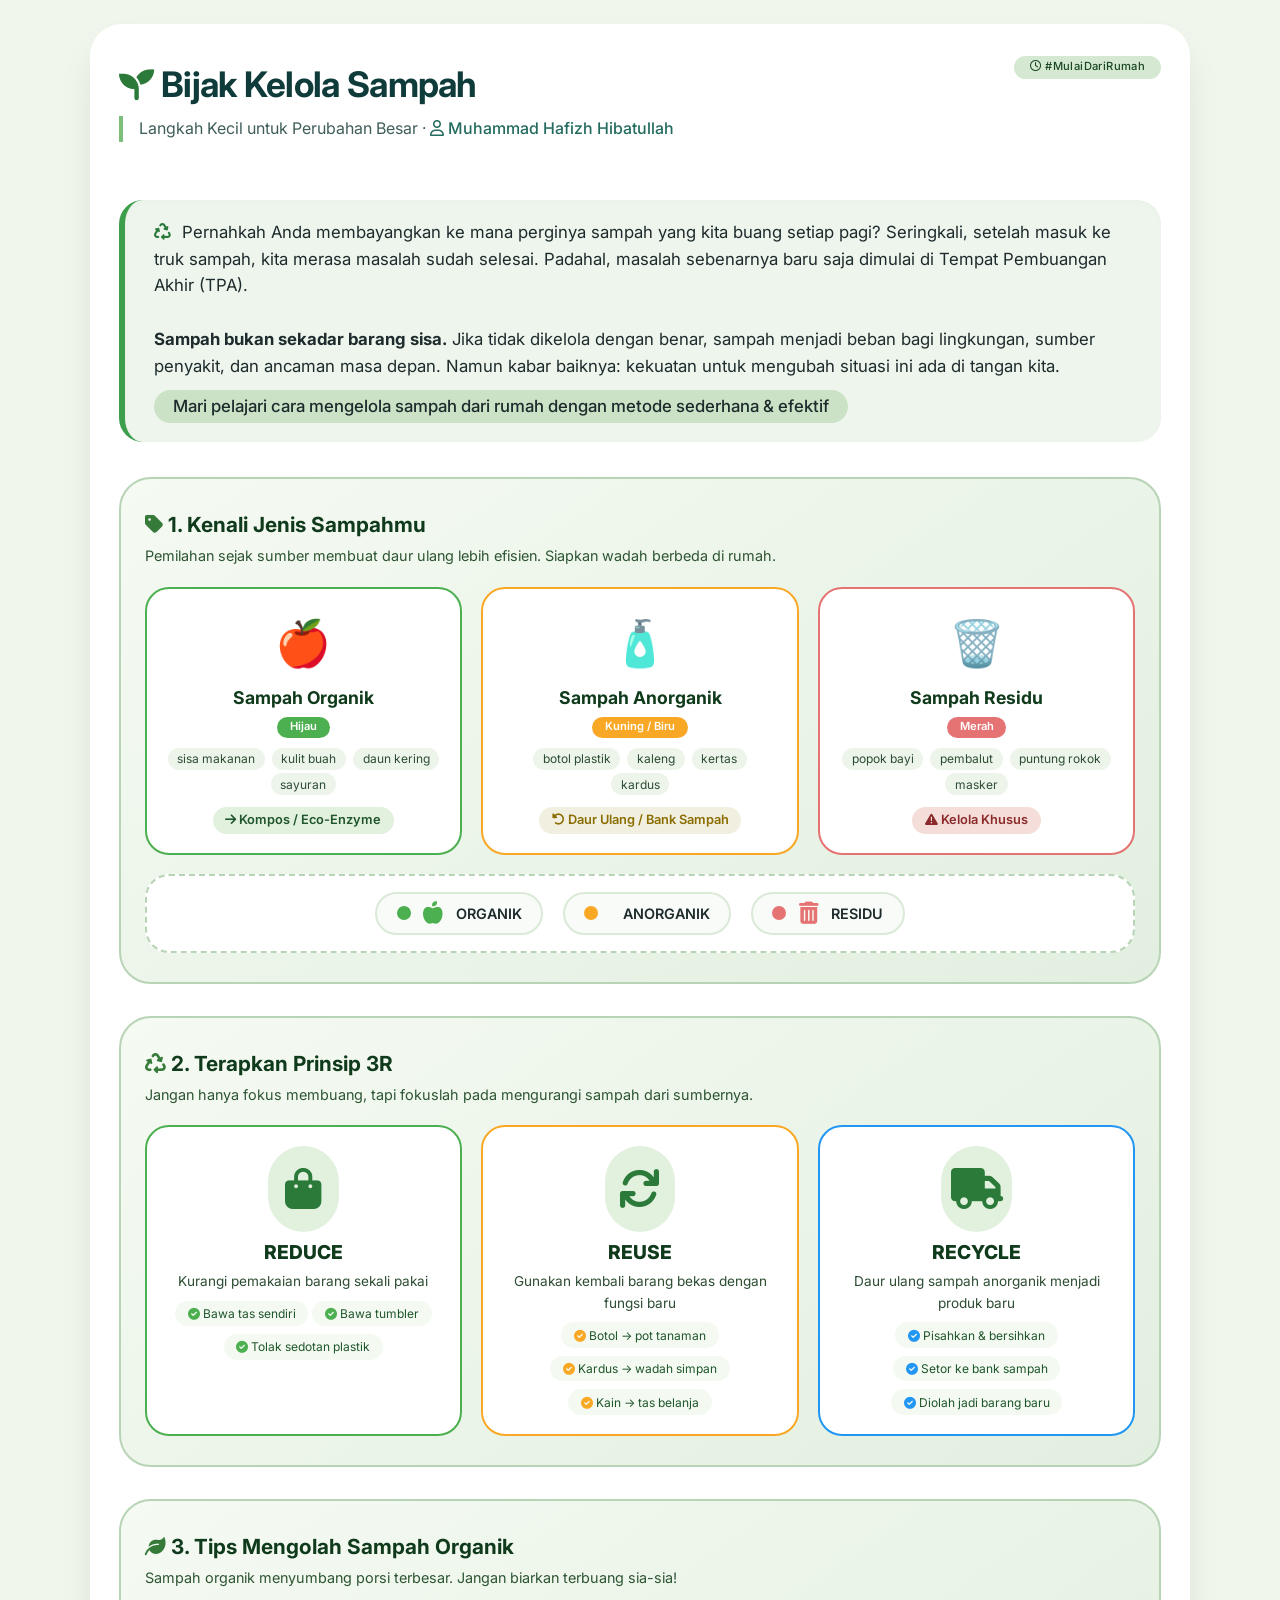
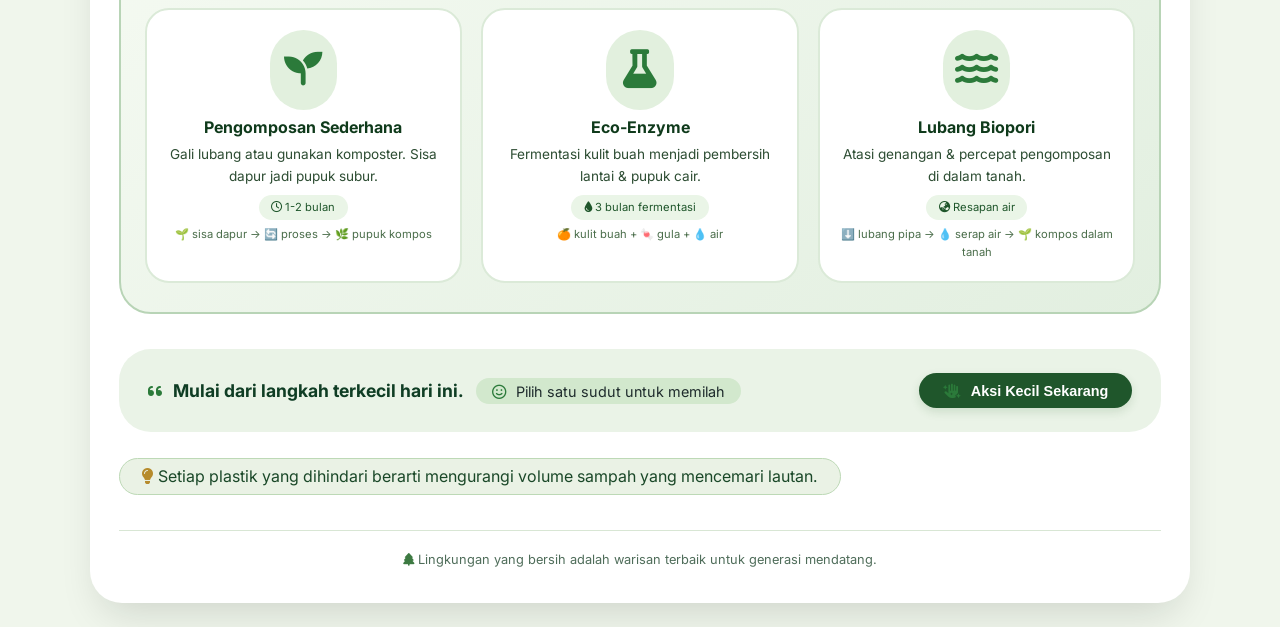
<file: trash_html/artikel_sampah.html>
<!DOCTYPE html>
<html lang="id">
<head>
    <meta charset="UTF-8">
    <meta name="viewport" content="width=device-width, initial-scale=1.0">
    <title>Bijak Kelola Sampah · Langkah Kecil</title>
    <link rel="preconnect" href="https://fonts.googleapis.com">
    <link rel="preconnect" href="https://fonts.gstatic.com" crossorigin>
    <link href="https://fonts.googleapis.com/css2?family=Inter:opsz,wght@14..32,400;14..32,500;14..32,600;14..32,700;14..32,800&display=swap" rel="stylesheet">
    <link rel="stylesheet" href="https://cdnjs.cloudflare.com/ajax/libs/font-awesome/6.0.0-beta3/css/all.min.css">
    <style>
        * {
            margin: 0;
            padding: 0;
            box-sizing: border-box;
        }
        body {
            font-family: 'Inter', sans-serif;
            background: #f0f6ec;
            color: #1e2b2c;
            line-height: 1.6;
            padding: 1.5rem 1rem;
        }
        .container {
            max-width: 1100px;
            margin: 0 auto;
            background: #ffffff;
            border-radius: 2rem;
            padding: 2rem 1.8rem;
            box-shadow: 0 20px 40px -12px rgba(0, 20, 10, 0.15);
        }
        h1, h2, h3 {
            font-weight: 700;
            letter-spacing: -0.02em;
        }
        h1 {
            font-size: 2.2rem;
            margin-bottom: 0.25rem;
            color: #0f3b3a;
            display: flex;
            align-items: center;
            gap: 0.5rem;
            flex-wrap: wrap;
        }
        h1 i {
            color: #2b7a3a;
        }
        .subhead {
            font-size: 1rem;
            color: #3f5e5a;
            border-left: 4px solid #7bbf7a;
            padding-left: 1rem;
            margin-top: 0.2rem;
            margin-bottom: 1.8rem;
            font-weight: 400;
        }
        .author {
            font-weight: 500;
            color: #236b5e;
        }
        .lead {
            background: #edf5ed;
            border-radius: 1.5rem;
            padding: 1.2rem 1.8rem;
            margin: 1.8rem 0 2.2rem 0;
            font-size: 1.05rem;
            border-left: 6px solid #3d9e4b;
            box-shadow: inset 0 2px 6px rgba(0,0,0,0.02);
        }
        .lead i {
            color: #2b7a3a;
            margin-right: 0.4rem;
        }
        .pill {
            background: #d5e8d1;
            border-radius: 40px;
            padding: 0.15rem 1rem;
            font-weight: 500;
            font-size: 0.7rem;
            letter-spacing: 0.4px;
            color: #1b4724;
        }

        /* ============================================================ */
        /* GAMBAR 1: KENALI JENIS SAMPAH */
        /* ============================================================ */
        .gambar-sampah {
            background: linear-gradient(145deg, #f5faf2, #e2efe0);
            border-radius: 2rem;
            padding: 1.8rem 1.5rem;
            margin: 1.5rem 0 2rem 0;
            border: 2px solid #b8d4b6;
        }
        .gambar-sampah .judul-gambar {
            font-weight: 700;
            font-size: 1.3rem;
            color: #0f3a1b;
            margin-bottom: 0.2rem;
        }
        .gambar-sampah .sub-judul {
            color: #2d5533;
            font-size: 0.9rem;
            margin-bottom: 1.2rem;
        }
        .sampah-grid {
            display: grid;
            grid-template-columns: repeat(auto-fit, minmax(200px, 1fr));
            gap: 1.2rem;
        }
        .sampah-card {
            background: white;
            border-radius: 1.5rem;
            padding: 1.2rem 1rem;
            border: 2px solid #dbead8;
            transition: 0.2s;
            text-align: center;
        }
        .sampah-card:hover {
            transform: translateY(-4px);
            box-shadow: 0 8px 20px rgba(0,0,0,0.06);
        }
        .sampah-card .icon-besar {
            font-size: 2.8rem;
            display: block;
            margin-bottom: 0.3rem;
        }
        .sampah-card .label-sampah {
            font-weight: 700;
            font-size: 1.1rem;
            color: #0f3a1b;
        }
        .sampah-card .warna {
            display: inline-block;
            padding: 0.1rem 0.8rem;
            border-radius: 30px;
            font-size: 0.7rem;
            font-weight: 600;
            margin: 0.2rem 0;
        }
        .sampah-card .contoh {
            font-size: 0.85rem;
            color: #2d4d33;
            margin-top: 0.3rem;
        }
        .sampah-card .contoh span {
            background: #edf5ea;
            padding: 0.1rem 0.6rem;
            border-radius: 30px;
            display: inline-block;
            margin: 0.1rem;
            font-size: 0.75rem;
        }
        .sampah-card .aksi {
            margin-top: 0.6rem;
            font-size: 0.8rem;
            font-weight: 600;
            padding: 0.2rem 0.8rem;
            border-radius: 30px;
            display: inline-block;
        }
        .sampah-organik { border-color: #4caf50; }
        .sampah-organik .warna { background: #4caf50; color: white; }
        .sampah-organik .aksi { background: #e2f0de; color: #1f562b; }

        .sampah-anorganik { border-color: #f9a825; }
        .sampah-anorganik .warna { background: #f9a825; color: white; }
        .sampah-anorganik .aksi { background: #f1efe0; color: #8a6d00; }

        .sampah-residu { border-color: #e57373; }
        .sampah-residu .warna { background: #e57373; color: white; }
        .sampah-residu .aksi { background: #f5ddd9; color: #8a2a2a; }

        /* wadah memilah */
        .wadah-box {
            display: flex;
            flex-wrap: wrap;
            justify-content: center;
            gap: 1.2rem;
            margin-top: 1.2rem;
            padding: 1rem;
            background: white;
            border-radius: 1.5rem;
            border: 2px dashed #b8d4b6;
        }
        .wadah-item {
            display: flex;
            align-items: center;
            gap: 0.8rem;
            background: #f8fbf7;
            padding: 0.5rem 1.2rem;
            border-radius: 60px;
            border: 2px solid #dbead8;
            font-weight: 600;
            font-size: 0.9rem;
        }
        .wadah-item i {
            font-size: 1.4rem;
        }
        .wadah-item .dot {
            width: 14px;
            height: 14px;
            border-radius: 50%;
            display: inline-block;
        }
        .dot-hijau { background: #4caf50; }
        .dot-kuning { background: #f9a825; }
        .dot-merah { background: #e57373; }

        /* ============================================================ */
        /* GAMBAR 2: PRINSIP 3R */
        /* ============================================================ */
        .gambar-3r {
            background: linear-gradient(145deg, #f5faf2, #e2efe0);
            border-radius: 2rem;
            padding: 1.8rem 1.5rem;
            margin: 1.5rem 0 2rem 0;
            border: 2px solid #b8d4b6;
        }
        .gambar-3r .judul-gambar {
            font-weight: 700;
            font-size: 1.3rem;
            color: #0f3a1b;
            margin-bottom: 0.2rem;
        }
        .gambar-3r .sub-judul {
            color: #2d5533;
            font-size: 0.9rem;
            margin-bottom: 1.2rem;
        }
        .r-grid {
            display: grid;
            grid-template-columns: repeat(auto-fit, minmax(200px, 1fr));
            gap: 1.2rem;
        }
        .r-card {
            background: white;
            border-radius: 1.5rem;
            padding: 1.2rem 1rem;
            text-align: center;
            border: 2px solid #dbead8;
            transition: 0.2s;
        }
        .r-card:hover {
            transform: translateY(-4px);
            box-shadow: 0 8px 20px rgba(0,0,0,0.06);
        }
        .r-card .r-icon {
            font-size: 2.6rem;
            color: #2b7a3a;
            background: #e2f0de;
            padding: 0.6rem;
            border-radius: 60px;
            display: inline-block;
            width: 4.4rem;
            margin-bottom: 0.3rem;
        }
        .r-card h4 {
            font-weight: 800;
            color: #0f3a1b;
            font-size: 1.2rem;
        }
        .r-card .r-desc {
            font-size: 0.85rem;
            color: #2d4d33;
            margin-top: 0.2rem;
        }
        .r-card .r-contoh {
            margin-top: 0.5rem;
            font-size: 0.75rem;
            background: #f4faf2;
            border-radius: 30px;
            padding: 0.2rem 0.8rem;
            display: inline-block;
            color: #1f562b;
        }
        .r-card-1 { border-color: #4caf50; }
        .r-card-2 { border-color: #f9a825; }
        .r-card-3 { border-color: #2196f3; }

        /* ============================================================ */
        /* GAMBAR 3: TIPS MENGOLAH SAMPAH ORGANIK */
        /* ============================================================ */
        .gambar-organik {
            background: linear-gradient(145deg, #f5faf2, #e2efe0);
            border-radius: 2rem;
            padding: 1.8rem 1.5rem;
            margin: 1.5rem 0 2rem 0;
            border: 2px solid #b8d4b6;
        }
        .gambar-organik .judul-gambar {
            font-weight: 700;
            font-size: 1.3rem;
            color: #0f3a1b;
            margin-bottom: 0.2rem;
        }
        .gambar-organik .sub-judul {
            color: #2d5533;
            font-size: 0.9rem;
            margin-bottom: 1.2rem;
        }
        .tips-grid {
            display: grid;
            grid-template-columns: repeat(auto-fit, minmax(220px, 1fr));
            gap: 1.2rem;
        }
        .tips-card {
            background: white;
            border-radius: 1.5rem;
            padding: 1.2rem 1rem;
            border: 2px solid #dbead8;
            transition: 0.2s;
            text-align: center;
        }
        .tips-card:hover {
            transform: translateY(-4px);
            box-shadow: 0 8px 20px rgba(0,0,0,0.06);
        }
        .tips-card .tips-icon {
            font-size: 2.4rem;
            color: #2b7a3a;
            background: #e2f0de;
            padding: 0.6rem;
            border-radius: 60px;
            display: inline-block;
            width: 4.2rem;
            margin-bottom: 0.3rem;
        }
        .tips-card h4 {
            font-weight: 700;
            color: #0f3a1b;
            font-size: 1rem;
        }
        .tips-card .tips-desc {
            font-size: 0.85rem;
            color: #2d4d33;
            margin-top: 0.2rem;
        }
        .tips-card .tips-waktu {
            margin-top: 0.5rem;
            font-size: 0.7rem;
            background: #eaf5e7;
            border-radius: 30px;
            padding: 0.2rem 0.8rem;
            display: inline-block;
            color: #1f562b;
        }

        /* ============================================================ */
        /* CARD GRID UNTUK JENIS SAMPAH (style lama) */
        /* ============================================================ */
        .card-grid {
            display: grid;
            grid-template-columns: repeat(auto-fit, minmax(280px, 1fr));
            gap: 1.8rem;
            margin: 2.2rem 0 2rem 0;
        }
        .card {
            background: #fafcfa;
            border-radius: 1.8rem;
            padding: 1.5rem 1.2rem 1.2rem 1.2rem;
            box-shadow: 0 4px 12px rgba(0, 30, 10, 0.04);
            border: 1px solid #e3ece0;
            transition: 0.2s;
            display: flex;
            flex-direction: column;
        }
        .card:hover {
            border-color: #89c48a;
            box-shadow: 0 12px 24px -12px rgba(60, 120, 60, 0.18);
            transform: translateY(-2px);
        }
        .card-header {
            display: flex;
            align-items: center;
            gap: 0.75rem;
            font-weight: 600;
            font-size: 1.25rem;
            border-bottom: 2px solid #d9e8d6;
            padding-bottom: 0.7rem;
            margin-bottom: 0.8rem;
        }
        .card-header i {
            font-size: 1.6rem;
            width: 2rem;
            color: #367a3a;
        }
        .badge {
            display: inline-block;
            background: #d4e7d0;
            border-radius: 30px;
            padding: 0.2rem 0.9rem;
            font-size: 0.7rem;
            font-weight: 600;
            letter-spacing: 0.3px;
            color: #1a4f25;
            margin-right: 0.4rem;
        }
        .card ul {
            list-style: none;
            margin-top: 0.5rem;
            flex: 1;
        }
        .card li {
            padding: 0.35rem 0 0.35rem 1.8rem;
            position: relative;
            font-size: 0.95rem;
            border-bottom: 1px dashed #e5efe2;
        }
        .card li:last-child {
            border-bottom: none;
        }
        .card li::before {
            content: "●";
            position: absolute;
            left: 0.1rem;
            color: #418a47;
            font-size: 1.1rem;
        }
        .card .example {
            font-size: 0.85rem;
            background: #edf5ea;
            border-radius: 30px;
            padding: 0.25rem 1rem;
            display: inline-block;
            margin: 0.3rem 0 0.2rem 0;
            color: #25562b;
        }
        .label-organik { border-left: 6px solid #4caf50; }
        .label-anorganik { border-left: 6px solid #f9a825; }
        .label-residu { border-left: 6px solid #e57373; }

        /* 3R section (lama) */
        .r-section {
            display: flex;
            flex-wrap: wrap;
            gap: 1.5rem;
            background: #f4faf2;
            border-radius: 2rem;
            padding: 1.8rem 1.8rem;
            margin: 2.2rem 0 1.8rem 0;
            border: 1px solid #d3e6ce;
        }
        .r-item {
            flex: 1 1 180px;
            min-width: 140px;
            background: white;
            border-radius: 1.5rem;
            padding: 1.2rem 0.8rem 1rem 0.8rem;
            text-align: center;
            box-shadow: 0 2px 8px rgba(0,30,10,0.03);
            border: 1px solid #dbecda;
        }
        .r-item i {
            font-size: 2.2rem;
            color: #2a7433;
            background: #e3f0df;
            border-radius: 60px;
            padding: 0.6rem;
            width: 4rem;
            margin-bottom: 0.4rem;
        }
        .r-item h4 {
            font-weight: 700;
            margin: 0.2rem 0 0.1rem 0;
            color: #12431f;
        }
        .r-item p {
            font-size: 0.85rem;
            color: #2a4b38;
        }

        /* tips organik (lama) */
        .tip-block {
            display: grid;
            grid-template-columns: repeat(auto-fit, minmax(200px, 1fr));
            gap: 1.5rem;
            margin: 1.8rem 0 1rem 0;
        }
        .tip {
            background: #f8fbf6;
            border-radius: 1.8rem;
            padding: 1.2rem 1.2rem 1rem 1.2rem;
            border: 1px solid #d7e6d2;
            transition: 0.15s;
        }
        .tip h4 i {
            margin-right: 0.5rem;
            color: #388e3c;
            width: 1.6rem;
        }
        .tip p {
            font-size: 0.92rem;
            margin-top: 0.3rem;
            color: #1f3f2c;
        }
        .tip-footer {
            margin-top: 1rem;
            font-size: 0.8rem;
            color: #3a6b44;
            background: #e4f0df;
            border-radius: 40px;
            padding: 0.15rem 1rem;
            display: inline-block;
        }

        .cta {
            margin: 2.2rem 0 0.8rem 0;
            padding: 1.5rem 1.8rem;
            background: #eaf3e7;
            border-radius: 2rem;
            display: flex;
            flex-wrap: wrap;
            justify-content: space-between;
            align-items: center;
        }
        .cta strong {
            font-size: 1.1rem;
            color: #0f3d24;
        }
        .cta i {
            color: #2b7a3a;
            margin-right: 0.4rem;
        }
        .btn {
            background: #1f562b;
            color: white;
            border: none;
            padding: 0.6rem 1.5rem;
            border-radius: 60px;
            font-weight: 600;
            font-size: 0.9rem;
            cursor: pointer;
            transition: 0.15s;
            box-shadow: 0 4px 10px rgba(40, 100, 40, 0.15);
        }
        .btn:hover {
            background: #12431f;
            transform: scale(1.02);
        }
        .footnote {
            margin-top: 2.2rem;
            text-align: center;
            font-size: 0.8rem;
            color: #4f6d5a;
            border-top: 1px solid #d8e6d4;
            padding-top: 1.2rem;
        }

        @media (max-width: 650px) {
            .container { padding: 1.2rem; }
            h1 { font-size: 1.8rem; }
            .sampah-grid, .r-grid, .tips-grid { grid-template-columns: 1fr; }
        }
    </style>
</head>
<body>
<div class="container" id="app">

    <!-- ============================================================ -->
    <!-- HEADER -->
    <!-- ============================================================ -->
    <div style="display: flex; justify-content: space-between; align-items: flex-start; flex-wrap: wrap;">
        <div>
            <h1><i class="fas fa-seedling"></i> Bijak Kelola Sampah</h1>
            <div class="subhead">Langkah Kecil untuk Perubahan Besar · <span class="author"><i class="far fa-user"></i> Muhammad Hafizh Hibatullah</span></div>
        </div>
        <span class="pill"><i class="far fa-clock"></i> #MulaiDariRumah</span>
    </div>

    <!-- LEAD -->
    <div class="lead">
        <i class="fas fa-recycle"></i> Pernahkah Anda membayangkan ke mana perginya sampah yang kita buang setiap pagi? Seringkali, setelah masuk ke truk sampah, kita merasa masalah sudah selesai. Padahal, masalah sebenarnya baru saja dimulai di Tempat Pembuangan Akhir (TPA).<br><br>
        <strong>Sampah bukan sekadar barang sisa.</strong> Jika tidak dikelola dengan benar, sampah menjadi beban bagi lingkungan, sumber penyakit, dan ancaman masa depan. Namun kabar baiknya: kekuatan untuk mengubah situasi ini ada di tangan kita.
        <span style="display: inline-block; margin-top: 0.6rem; background: #cbe2c6; padding: 0.2rem 1.2rem; border-radius: 40px; font-weight: 500;">Mari pelajari cara mengelola sampah dari rumah dengan metode sederhana & efektif</span>
    </div>

    <!-- ============================================================ -->
    <!-- GAMBAR 1: KENALI JENIS SAMPAHMU (VISUAL) -->
    <!-- ============================================================ -->
    <div class="gambar-sampah">
        <div class="judul-gambar"><i class="fas fa-tag" style="color: #367a3a;"></i> 1. Kenali Jenis Sampahmu</div>
        <div class="sub-judul">Pemilahan sejak sumber membuat daur ulang lebih efisien. Siapkan wadah berbeda di rumah.</div>

        <div class="sampah-grid">
            <!-- ORGANIK -->
            <div class="sampah-card sampah-organik">
                <span class="icon-besar">🍎</span>
                <div class="label-sampah">Sampah Organik</div>
                <span class="warna">Hijau</span>
                <div class="contoh">
                    <span>sisa makanan</span>
                    <span>kulit buah</span>
                    <span>daun kering</span>
                    <span>sayuran</span>
                </div>
                <span class="aksi"><i class="fas fa-arrow-right"></i> Kompos / Eco-Enzyme</span>
            </div>

            <!-- ANORGANIK -->
            <div class="sampah-card sampah-anorganik">
                <span class="icon-besar">🧴</span>
                <div class="label-sampah">Sampah Anorganik</div>
                <span class="warna">Kuning / Biru</span>
                <div class="contoh">
                    <span>botol plastik</span>
                    <span>kaleng</span>
                    <span>kertas</span>
                    <span>kardus</span>
                </div>
                <span class="aksi"><i class="fas fa-undo-alt"></i> Daur Ulang / Bank Sampah</span>
            </div>

            <!-- RESIDU -->
            <div class="sampah-card sampah-residu">
                <span class="icon-besar">🗑️</span>
                <div class="label-sampah">Sampah Residu</div>
                <span class="warna">Merah</span>
                <div class="contoh">
                    <span>popok bayi</span>
                    <span>pembalut</span>
                    <span>puntung rokok</span>
                    <span>masker</span>
                </div>
                <span class="aksi"><i class="fas fa-exclamation-triangle"></i> Kelola Khusus</span>
            </div>
        </div>

        <!-- WADAH MEMILAH -->
        <div class="wadah-box">
            <div class="wadah-item">
                <span class="dot dot-hijau"></span>
                <i class="fas fa-apple-alt" style="color: #4caf50;"></i>
                ORGANIK
            </div>
            <div class="wadah-item">
                <span class="dot dot-kuning"></span>
                <i class="fas fa-bottle-plastic" style="color: #f9a825;"></i>
                ANORGANIK
            </div>
            <div class="wadah-item">
                <span class="dot dot-merah"></span>
                <i class="fas fa-trash-can" style="color: #e57373;"></i>
                RESIDU
            </div>
        </div>
    </div>

    <!-- ============================================================ -->
    <!-- GAMBAR 2: PRINSIP 3R (VISUAL) -->
    <!-- ============================================================ -->
    <div class="gambar-3r">
        <div class="judul-gambar"><i class="fas fa-recycle" style="color: #367a3a;"></i> 2. Terapkan Prinsip 3R</div>
        <div class="sub-judul">Jangan hanya fokus membuang, tapi fokuslah pada mengurangi sampah dari sumbernya.</div>

        <div class="r-grid">
            <!-- REDUCE -->
            <div class="r-card r-card-1">
                <div class="r-icon"><i class="fas fa-shopping-bag"></i></div>
                <h4>REDUCE</h4>
                <div class="r-desc">Kurangi pemakaian barang sekali pakai</div>
                <div class="r-contoh">
                    <i class="fas fa-check-circle" style="color: #4caf50;"></i> Bawa tas sendiri
                </div>
                <div class="r-contoh">
                    <i class="fas fa-check-circle" style="color: #4caf50;"></i> Bawa tumbler
                </div>
                <div class="r-contoh">
                    <i class="fas fa-check-circle" style="color: #4caf50;"></i> Tolak sedotan plastik
                </div>
            </div>

            <!-- REUSE -->
            <div class="r-card r-card-2">
                <div class="r-icon"><i class="fas fa-arrows-rotate"></i></div>
                <h4>REUSE</h4>
                <div class="r-desc">Gunakan kembali barang bekas dengan fungsi baru</div>
                <div class="r-contoh">
                    <i class="fas fa-check-circle" style="color: #f9a825;"></i> Botol → pot tanaman
                </div>
                <div class="r-contoh">
                    <i class="fas fa-check-circle" style="color: #f9a825;"></i> Kardus → wadah simpan
                </div>
                <div class="r-contoh">
                    <i class="fas fa-check-circle" style="color: #f9a825;"></i> Kain → tas belanja
                </div>
            </div>

            <!-- RECYCLE -->
            <div class="r-card r-card-3">
                <div class="r-icon"><i class="fas fa-truck"></i></div>
                <h4>RECYCLE</h4>
                <div class="r-desc">Daur ulang sampah anorganik menjadi produk baru</div>
                <div class="r-contoh">
                    <i class="fas fa-check-circle" style="color: #2196f3;"></i> Pisahkan & bersihkan
                </div>
                <div class="r-contoh">
                    <i class="fas fa-check-circle" style="color: #2196f3;"></i> Setor ke bank sampah
                </div>
                <div class="r-contoh">
                    <i class="fas fa-check-circle" style="color: #2196f3;"></i> Diolah jadi barang baru
                </div>
            </div>
        </div>
    </div>

    <!-- ============================================================ -->
    <!-- GAMBAR 3: TIPS MENGOLAH SAMPAH ORGANIK (VISUAL) -->
    <!-- ============================================================ -->
    <div class="gambar-organik">
        <div class="judul-gambar"><i class="fas fa-leaf" style="color: #367a3a;"></i> 3. Tips Mengolah Sampah Organik</div>
        <div class="sub-judul">Sampah organik menyumbang porsi terbesar. Jangan biarkan terbuang sia-sia!</div>

        <div class="tips-grid">
            <!-- KOMPOS -->
            <div class="tips-card">
                <div class="tips-icon"><i class="fas fa-seedling"></i></div>
                <h4>Pengomposan Sederhana</h4>
                <div class="tips-desc">Gali lubang atau gunakan komposter. Sisa dapur jadi pupuk subur.</div>
                <div class="tips-waktu"><i class="far fa-clock"></i> 1-2 bulan</div>
                <div style="margin-top:0.4rem; font-size:0.7rem; color:#4a6d4a;">
                    <span>🌱 sisa dapur</span> → <span>🔄 proses</span> → <span>🌿 pupuk kompos</span>
                </div>
            </div>

            <!-- ECO-ENZYME -->
            <div class="tips-card">
                <div class="tips-icon"><i class="fas fa-flask"></i></div>
                <h4>Eco-Enzyme</h4>
                <div class="tips-desc">Fermentasi kulit buah menjadi pembersih lantai & pupuk cair.</div>
                <div class="tips-waktu"><i class="fas fa-droplet"></i> 3 bulan fermentasi</div>
                <div style="margin-top:0.4rem; font-size:0.7rem; color:#4a6d4a;">
                    <span>🍊 kulit buah</span> + <span>🍬 gula</span> + <span>💧 air</span>
                </div>
            </div>

            <!-- BIOPORI -->
            <div class="tips-card">
                <div class="tips-icon"><i class="fas fa-water"></i></div>
                <h4>Lubang Biopori</h4>
                <div class="tips-desc">Atasi genangan & percepat pengomposan di dalam tanah.</div>
                <div class="tips-waktu"><i class="fas fa-earth-asia"></i> Resapan air</div>
                <div style="margin-top:0.4rem; font-size:0.7rem; color:#4a6d4a;">
                    <span>⬇️ lubang pipa</span> → <span>💧 serap air</span> → <span>🌱 kompos dalam tanah</span>
                </div>
            </div>
        </div>
    </div>

    <!-- ============================================================ -->
    <!-- CTA + INTERAKSI -->
    <!-- ============================================================ -->
    <div class="cta">
        <div>
            <i class="fas fa-quote-left" style="color: #2b7a3a;"></i>
            <strong>Mulai dari langkah terkecil hari ini.</strong>
            <span style="display: inline-block; background: #d2e8cd; border-radius: 40px; padding: 0.1rem 1rem; font-size: 0.9rem; margin-left: 0.5rem;">
                <i class="far fa-smile"></i> Pilih satu sudut untuk memilah
            </span>
        </div>
        <button class="btn" id="actionBtn"><i class="fas fa-hand-sparkles"></i> Aksi Kecil Sekarang</button>
    </div>

    <!-- QUOTE DINAMIS -->
    <div id="messageBox" style="margin-top: 0.8rem; background: #eaf2e5; border-radius: 60px; padding: 0.3rem 1.4rem; display: inline-block; font-weight: 400; color: #1a4828; border: 1px solid #bdd9b6;">
        <i class="fas fa-lightbulb" style="color: #b68b2c;"></i>
        <span id="motivasi">Setiap plastik yang dihindari berarti mengurangi volume sampah.</span>
    </div>

    <!-- FOOTER -->
    <div class="footnote">
        <i class="fas fa-tree" style="color: #3d7a42;"></i>
        Lingkungan yang bersih adalah warisan terbaik untuk generasi mendatang.
    </div>
</div>

<script>
    (function() {
        const quotes = [
            "Setiap plastik yang dihindari berarti mengurangi volume sampah yang mencemari lautan.",
            "Mengelola sampah bukan tentang sempurna, tetapi menjadi lebih baik setiap hari.",
            "Sampah organik yang dikelola sendiri = pupuk subur & bumi lebih sehat.",
            "Reduce, Reuse, Recycle — mulai dari kebiasaan kecil di rumah.",
            "Bank sampah mengubah sampah anorganik menjadi barang baru yang bermanfaat.",
            "Lubang biopori: sederhana, atasi genangan, dan kompos alami.",
            "Eco-enzyme: fermentasi kulit buah jadi pembersih ramah lingkungan.",
            "Kompos dari sisa dapur: nutrisi terbaik untuk tanaman Anda."
        ];
        let index = 0;
        const motivasiEl = document.getElementById('motivasi');

        document.getElementById('actionBtn').addEventListener('click', function() {
            index = (index + 1) % quotes.length;
            motivasiEl.textContent = quotes[index];
            this.innerHTML = '<i class="fas fa-check-circle"></i> Langkah kecil ✦';
            setTimeout(() => {
                this.innerHTML = '<i class="fas fa-hand-sparkles"></i> Aksi Kecil Sekarang';
            }, 1200);
        });

        motivasiEl.textContent = quotes[0];

        // Efek hover pada card
        document.querySelectorAll('.sampah-card, .r-card, .tips-card, .card').forEach(card => {
            card.addEventListener('click', function() {
                this.style.transition = '0.1s';
                this.style.backgroundColor = '#f0f9ec';
                setTimeout(() => { this.style.backgroundColor = ''; }, 300);
            });
        });
    })();
</script>
</body>
</html>
</file>
<file: css/style.css>
@import url('https://fonts.googleapis.com/css2?family=Poppins:wght@300;400;500;600;700;800&display=swap');

:root {
  --green: #2E7D32;
  --green-light: #4CAF50;
  --green-dark: #1B5E20;
  --blue: #1565C0;
  --blue-light: #1E88E5;
  --red: #C62828;
  --red-light: #E53935;
  --gray: #757575;
  --gray-light: #9E9E9E;
  --gray-dark: #424242;
  --orange: #EF6C00;
  --white: #FFFFFF;
  --bg-light: #F5F7F0;
  --bg-dark: #1a1a2e;
  --text-dark: #263238;
  --text-light: #ECEFF1;
  --shadow: 0 4px 20px rgba(0,0,0,0.08);
  --shadow-hover: 0 8px 32px rgba(0,0,0,0.15);
  --radius: 16px;
  --radius-sm: 8px;
  --transition: all 0.3s ease;
}

* { margin: 0; padding: 0; box-sizing: border-box; }

html { scroll-behavior: smooth; }

body {
  font-family: 'Poppins', sans-serif;
  color: var(--text-dark);
  background: var(--bg-light);
  overflow-x: hidden;
  line-height: 1.7;
}

a { text-decoration: none; color: inherit; }

ul { list-style: none; }

img { max-width: 100%; height: auto; display: block; }

.container {
  max-width: 1200px;
  margin: 0 auto;
  padding: 0 24px;
}

.section {
  padding: 100px 0;
}

.section-label {
  display: inline-block;
  font-size: 13px;
  font-weight: 600;
  text-transform: uppercase;
  letter-spacing: 2px;
  padding: 6px 18px;
  border-radius: 50px;
  background: rgba(46,125,50,0.1);
  color: var(--green);
  margin-bottom: 12px;
}

.section-title {
  font-size: 36px;
  font-weight: 700;
  color: var(--text-dark);
  margin-bottom: 16px;
  line-height: 1.3;
}

.section-subtitle {
  font-size: 17px;
  color: var(--gray);
  max-width: 600px;
  line-height: 1.8;
}

.text-center { text-align: center; }

.mx-auto { margin-left: auto; margin-right: auto; }

.btn {
  display: inline-flex;
  align-items: center;
  gap: 8px;
  padding: 14px 32px;
  border-radius: 50px;
  font-family: 'Poppins', sans-serif;
  font-size: 15px;
  font-weight: 600;
  border: none;
  cursor: pointer;
  transition: var(--transition);
  text-decoration: none;
}

.btn-primary {
  background: var(--green);
  color: var(--white);
}

.btn-primary:hover {
  background: var(--green-dark);
  transform: translateY(-2px);
  box-shadow: 0 8px 24px rgba(46,125,50,0.3);
}

.btn-outline {
  background: transparent;
  color: var(--green);
  border: 2px solid var(--green);
}

.btn-outline:hover {
  background: var(--green);
  color: var(--white);
  transform: translateY(-2px);
}

.btn-white {
  background: var(--white);
  color: var(--green);
}

.btn-white:hover {
  background: var(--bg-light);
  transform: translateY(-2px);
  box-shadow: 0 8px 24px rgba(0,0,0,0.1);
}

.btn-sm {
  padding: 10px 24px;
  font-size: 13px;
}

.fade-in {
  opacity: 0;
  transform: translateY(30px);
  transition: opacity 0.6s ease, transform 0.6s ease;
}

.fade-in.visible {
  opacity: 1;
  transform: translateY(0);
}

.fade-in-left {
  opacity: 0;
  transform: translateX(-40px);
  transition: opacity 0.6s ease, transform 0.6s ease;
}

.fade-in-left.visible {
  opacity: 1;
  transform: translateX(0);
}

.fade-in-right {
  opacity: 0;
  transform: translateX(40px);
  transition: opacity 0.6s ease, transform 0.6s ease;
}

.fade-in-right.visible {
  opacity: 1;
  transform: translateX(0);
}
</file>
<file: css/navigation.css>
.navbar {
  position: fixed;
  top: 0;
  left: 0;
  right: 0;
  z-index: 1000;
  background: rgba(255,255,255,0.95);
  backdrop-filter: blur(20px);
  border-bottom: 1px solid rgba(0,0,0,0.05);
  transition: var(--transition);
}

.navbar.scrolled {
  box-shadow: 0 2px 30px rgba(0,0,0,0.1);
}

.navbar .container {
  display: flex;
  align-items: center;
  justify-content: space-between;
  padding-top: 16px;
  padding-bottom: 16px;
}

.nav-logo {
  display: flex;
  align-items: center;
  gap: 10px;
  font-size: 22px;
  font-weight: 800;
  color: var(--green);
}

.nav-logo-icon {
  width: 40px;
  height: 40px;
  background: var(--green);
  border-radius: 12px;
  display: flex;
  align-items: center;
  justify-content: center;
  font-size: 20px;
  color: var(--white);
}

.nav-menu {
  display: flex;
  align-items: center;
  gap: 32px;
}

.nav-link {
  font-size: 14px;
  font-weight: 500;
  color: var(--text-dark);
  position: relative;
  padding: 4px 0;
  transition: var(--transition);
}

.nav-link::after {
  content: '';
  position: absolute;
  bottom: -2px;
  left: 0;
  width: 0;
  height: 2px;
  background: var(--green);
  transition: var(--transition);
  border-radius: 2px;
}

.nav-link:hover { color: var(--green); }
.nav-link:hover::after { width: 100%; }

.nav-dropdown {
  position: relative;
}

.nav-dropdown-toggle {
  display: flex;
  align-items: center;
  gap: 4px;
  cursor: pointer;
  font-size: 14px;
  font-weight: 500;
  color: var(--text-dark);
  background: none;
  border: none;
  font-family: inherit;
  padding: 4px 0;
  transition: var(--transition);
}

.nav-dropdown-toggle:hover { color: var(--green); }

.nav-dropdown-toggle .chevron {
  font-size: 12px;
  transition: transform 0.3s ease;
}

.nav-dropdown:hover .chevron { transform: rotate(180deg); }

.nav-dropdown-menu {
  position: absolute;
  top: calc(100% + 16px);
  left: 50%;
  transform: translateX(-50%) translateY(8px);
  background: var(--white);
  border-radius: var(--radius);
  box-shadow: var(--shadow-hover);
  padding: 8px;
  min-width: 200px;
  opacity: 0;
  visibility: hidden;
  transition: all 0.3s ease;
}

.nav-dropdown:hover .nav-dropdown-menu {
  opacity: 1;
  visibility: visible;
  transform: translateX(-50%) translateY(0);
}

.nav-dropdown-link {
  display: flex;
  align-items: center;
  gap: 12px;
  padding: 10px 16px;
  border-radius: var(--radius-sm);
  font-size: 14px;
  font-weight: 500;
  color: var(--text-dark);
  transition: var(--transition);
}

.nav-dropdown-link:hover {
  background: var(--bg-light);
  color: var(--green);
}

.nav-dropdown-icon {
  width: 32px;
  height: 32px;
  border-radius: 8px;
  display: flex;
  align-items: center;
  justify-content: center;
  font-size: 16px;
  flex-shrink: 0;
}

.nav-dropdown-icon.green { background: rgba(46,125,50,0.12); }
.nav-dropdown-icon.blue { background: rgba(21,101,192,0.12); }
.nav-dropdown-icon.red { background: rgba(198,40,40,0.12); }
.nav-dropdown-icon.gray { background: rgba(117,117,117,0.12); }

.nav-cta {
  background: var(--green);
  color: var(--white);
  padding: 10px 24px;
  border-radius: 50px;
  font-size: 14px;
  font-weight: 600;
  transition: var(--transition);
}

.nav-cta:hover {
  background: var(--green-dark);
  transform: translateY(-2px);
  box-shadow: 0 4px 16px rgba(46,125,50,0.3);
}

.nav-toggle {
  display: none;
  flex-direction: column;
  gap: 5px;
  cursor: pointer;
  background: none;
  border: none;
  padding: 4px;
}

.nav-toggle span {
  width: 28px;
  height: 3px;
  background: var(--text-dark);
  border-radius: 3px;
  transition: var(--transition);
}

@media (max-width: 968px) {
  .nav-toggle { display: flex; }

  .nav-menu {
    position: fixed;
    top: 72px;
    left: 0;
    right: 0;
    background: var(--white);
    flex-direction: column;
    gap: 0;
    padding: 16px 24px;
    box-shadow: var(--shadow-hover);
    transform: translateY(-120%);
    opacity: 0;
    transition: var(--transition);
    overflow-y: auto;
    max-height: calc(100vh - 72px);
  }

  .nav-menu.active {
    transform: translateY(0);
    opacity: 1;
  }

  .nav-link, .nav-dropdown-toggle {
    padding: 14px 0;
    width: 100%;
  }

  .nav-dropdown-menu {
    position: static;
    opacity: 1;
    visibility: visible;
    transform: none;
    box-shadow: none;
    padding: 0 0 0 16px;
    display: none;
    min-width: auto;
  }

  .nav-dropdown.open .nav-dropdown-menu {
    display: block;
  }

  .nav-cta {
    margin-top: 16px;
    text-align: center;
    width: 100%;
  }

  .nav-toggle.active span:nth-child(1) { transform: rotate(45deg) translate(5px, 6px); }
  .nav-toggle.active span:nth-child(2) { opacity: 0; }
  .nav-toggle.active span:nth-child(3) { transform: rotate(-45deg) translate(5px, -6px); }
}
</file>
<file: css/hero.css>
.hero {
  min-height: 100vh;
  display: flex;
  align-items: center;
  padding-top: 80px;
  position: relative;
  overflow: hidden;
  background: linear-gradient(135deg, #E8F5E9 0%, #F1F8E9 50%, #E0F2F1 100%);
}

.hero-shape {
  position: absolute;
  border-radius: 50%;
  opacity: 0.15;
}

.hero-shape-1 {
  width: 500px;
  height: 500px;
  background: var(--green);
  top: -150px;
  right: -100px;
}

.hero-shape-2 {
  width: 300px;
  height: 300px;
  background: var(--blue);
  bottom: -80px;
  left: -80px;
}

.hero-shape-3 {
  width: 200px;
  height: 200px;
  background: var(--orange);
  top: 50%;
  right: 10%;
}

.hero .container {
  display: grid;
  grid-template-columns: 1fr 1fr;
  gap: 60px;
  align-items: center;
  position: relative;
  z-index: 1;
}

.hero-badge {
  display: inline-flex;
  align-items: center;
  gap: 8px;
  background: rgba(46,125,50,0.1);
  color: var(--green);
  padding: 8px 20px;
  border-radius: 50px;
  font-size: 14px;
  font-weight: 500;
  margin-bottom: 20px;
}

.hero-badge-dot {
  width: 8px;
  height: 8px;
  background: var(--green);
  border-radius: 50%;
  animation: pulse-dot 2s infinite;
}

@keyframes pulse-dot {
  0%, 100% { opacity: 1; }
  50% { opacity: 0.3; }
}

.hero-title {
  font-size: 52px;
  font-weight: 800;
  line-height: 1.15;
  margin-bottom: 20px;
  color: var(--text-dark);
}

.hero-title span {
  background: linear-gradient(135deg, var(--green), var(--green-light));
  -webkit-background-clip: text;
  -webkit-text-fill-color: transparent;
  background-clip: text;
}

.hero-subtitle {
  font-size: 18px;
  color: var(--gray);
  line-height: 1.8;
  margin-bottom: 36px;
  max-width: 540px;
}

.hero-actions {
  display: flex;
  gap: 16px;
  flex-wrap: wrap;
}

.hero-stats {
  display: flex;
  gap: 40px;
  margin-top: 48px;
  padding-top: 32px;
  border-top: 1px solid rgba(0,0,0,0.06);
}

.hero-stat-number {
  font-size: 28px;
  font-weight: 700;
  color: var(--green);
}

.hero-stat-label {
  font-size: 13px;
  color: var(--gray);
  font-weight: 400;
}

.hero-visual {
  display: flex;
  justify-content: center;
  align-items: center;
  position: relative;
}

.hero-illustration {
  width: 100%;
  max-width: 480px;
  position: relative;
}

.hero-float-card {
  position: absolute;
  background: var(--white);
  padding: 14px 20px;
  border-radius: 12px;
  box-shadow: var(--shadow-hover);
  display: flex;
  align-items: center;
  gap: 10px;
  font-size: 14px;
  font-weight: 500;
  animation: float 3s ease-in-out infinite;
}

.hero-float-card-1 {
  top: 10%;
  left: -10%;
  animation-delay: 0s;
}

.hero-float-card-2 {
  bottom: 20%;
  right: -5%;
  animation-delay: 1.5s;
}

.hero-float-icon {
  width: 36px;
  height: 36px;
  border-radius: 10px;
  display: flex;
  align-items: center;
  justify-content: center;
  font-size: 18px;
}

.hero-float-icon.green { background: #E8F5E9; }
.hero-float-icon.blue { background: #E3F2FD; }

@keyframes float {
  0%, 100% { transform: translateY(0); }
  50% { transform: translateY(-10px); }
}

.hero-emoji-grid {
  display: grid;
  grid-template-columns: repeat(3, 1fr);
  gap: 12px;
  width: 100%;
  max-width: 400px;
}

.hero-emoji-item {
  background: var(--white);
  border-radius: var(--radius);
  padding: 24px;
  text-align: center;
  box-shadow: var(--shadow);
  transition: var(--transition);
}

.hero-emoji-item:hover {
  transform: translateY(-4px);
  box-shadow: var(--shadow-hover);
}

.hero-emoji {
  font-size: 48px;
  margin-bottom: 8px;
}

.hero-emoji-label {
  font-size: 12px;
  font-weight: 600;
  color: var(--gray-dark);
}

@media (max-width: 968px) {
  .hero { padding-top: 60px; min-height: auto; }

  .hero .container {
    grid-template-columns: 1fr;
    gap: 40px;
    text-align: center;
  }

  .hero-title { font-size: 36px; }
  .hero-subtitle { margin-left: auto; margin-right: auto; }
  .hero-actions { justify-content: center; }
  .hero-stats { justify-content: center; }

  .hero-illustration { max-width: 340px; margin: 0 auto; }
  .hero-float-card-1 { left: 0; }
  .hero-float-card-2 { right: 0; }
}

@media (max-width: 480px) {
  .hero-title { font-size: 28px; }
  .hero-stats { flex-direction: column; gap: 16px; align-items: center; }
  .hero-emoji-grid { grid-template-columns: repeat(3, 1fr); gap: 8px; }
  .hero-emoji-item { padding: 16px; }
  .hero-emoji { font-size: 32px; }
}
</file>
<file: css/components.css>
.stats-section {
  background: var(--white);
  position: relative;
}

.stats-grid {
  display: grid;
  grid-template-columns: repeat(3, 1fr);
  gap: 32px;
}

.stat-card {
  text-align: center;
  padding: 48px 32px;
  border-radius: var(--radius);
  background: var(--bg-light);
  transition: var(--transition);
}

.stat-card:hover {
  transform: translateY(-4px);
  box-shadow: var(--shadow);
}

.stat-icon {
  font-size: 48px;
  margin-bottom: 16px;
}

.stat-number {
  font-size: 42px;
  font-weight: 800;
  color: var(--green);
  line-height: 1.2;
}

.stat-unit {
  font-size: 18px;
  font-weight: 600;
}

.stat-desc {
  font-size: 15px;
  color: var(--gray);
  margin-top: 8px;
}

.stat-source {
  font-size: 12px;
  color: var(--gray-light);
  margin-top: 8px;
}

@media (max-width: 768px) {
  .stats-grid {
    grid-template-columns: 1fr;
    gap: 20px;
  }
}

.categories-grid {
  display: grid;
  grid-template-columns: repeat(4, 1fr);
  gap: 24px;
  margin-top: 48px;
}

.category-card {
  border-radius: var(--radius);
  padding: 36px 28px;
  text-align: center;
  transition: var(--transition);
  position: relative;
  overflow: hidden;
}

.category-card::before {
  content: '';
  position: absolute;
  top: 0;
  left: 0;
  right: 0;
  bottom: 0;
  opacity: 0.06;
  border-radius: var(--radius);
}

.category-card:hover {
  transform: translateY(-8px);
  box-shadow: var(--shadow-hover);
}

.category-card.green {
  background: linear-gradient(135deg, #E8F5E9, #C8E6C9);
  color: var(--green-dark);
}
.category-card.green::before { background: var(--green); }

.category-card.blue {
  background: linear-gradient(135deg, #E3F2FD, #BBDEFB);
  color: var(--blue);
}
.category-card.blue::before { background: var(--blue); }

.category-card.red {
  background: linear-gradient(135deg, #FFEBEE, #FFCDD2);
  color: var(--red);
}
.category-card.red::before { background: var(--red); }

.category-card.gray {
  background: linear-gradient(135deg, #F5F5F5, #E0E0E0);
  color: var(--gray-dark);
}
.category-card.gray::before { background: var(--gray); }

.category-icon {
  font-size: 56px;
  margin-bottom: 16px;
}

.category-name {
  font-size: 20px;
  font-weight: 700;
  margin-bottom: 10px;
}

.category-desc {
  font-size: 14px;
  opacity: 0.8;
  line-height: 1.7;
  margin-bottom: 20px;
}

.category-link {
  display: inline-flex;
  align-items: center;
  gap: 6px;
  font-size: 14px;
  font-weight: 600;
  transition: var(--transition);
}

.category-card:hover .category-link { gap: 10px; }

@media (max-width: 968px) {
  .categories-grid {
    grid-template-columns: repeat(2, 1fr);
    gap: 16px;
  }
}

@media (max-width: 480px) {
  .categories-grid { grid-template-columns: 1fr; }
}

.steps-section {
  background: var(--white);
}

.steps-grid {
  display: grid;
  grid-template-columns: repeat(3, 1fr);
  gap: 32px;
  margin-top: 48px;
  position: relative;
}

.steps-grid::before {
  content: '';
  position: absolute;
  top: 60px;
  left: 15%;
  right: 15%;
  height: 3px;
  background: linear-gradient(to right, var(--green), var(--blue), var(--orange));
  opacity: 0.2;
}

.step-card {
  text-align: center;
  padding: 40px 28px;
  border-radius: var(--radius);
  background: var(--bg-light);
  transition: var(--transition);
  position: relative;
}

.step-card:hover {
  transform: translateY(-4px);
  box-shadow: var(--shadow);
}

.step-number {
  width: 48px;
  height: 48px;
  border-radius: 50%;
  display: flex;
  align-items: center;
  justify-content: center;
  font-size: 20px;
  font-weight: 700;
  color: var(--white);
  margin: 0 auto 20px;
}

.step-number.one { background: var(--green); }
.step-number.two { background: var(--blue); }
.step-number.three { background: var(--orange); }

.step-icon { font-size: 40px; margin-bottom: 12px; }

.step-title {
  font-size: 20px;
  font-weight: 700;
  margin-bottom: 10px;
}

.step-desc {
  font-size: 14px;
  color: var(--gray);
  line-height: 1.7;
}

@media (max-width: 768px) {
  .steps-grid {
    grid-template-columns: 1fr;
    gap: 20px;
  }
  .steps-grid::before { display: none; }
}

.tips-grid {
  display: grid;
  grid-template-columns: repeat(2, 1fr);
  gap: 16px;
  margin-top: 40px;
}

.tip-card {
  display: flex;
  align-items: flex-start;
  gap: 16px;
  padding: 20px 24px;
  background: var(--white);
  border-radius: var(--radius);
  box-shadow: var(--shadow);
  transition: var(--transition);
}

.tip-card:hover {
  transform: translateX(4px);
  box-shadow: var(--shadow-hover);
}

.tip-icon {
  font-size: 28px;
  flex-shrink: 0;
  width: 48px;
  height: 48px;
  border-radius: 12px;
  display: flex;
  align-items: center;
  justify-content: center;
  background: rgba(46,125,50,0.1);
}

.tip-text {
  font-size: 15px;
  font-weight: 500;
  color: var(--text-dark);
  line-height: 1.6;
}

@media (max-width: 768px) {
  .tips-grid { grid-template-columns: 1fr; }
}

.articles-grid {
  display: grid;
  grid-template-columns: repeat(4, 1fr);
  gap: 24px;
  margin-top: 48px;
}

.article-card {
  background: var(--white);
  border-radius: var(--radius);
  overflow: hidden;
  box-shadow: var(--shadow);
  transition: var(--transition);
}

.article-card:hover {
  transform: translateY(-6px);
  box-shadow: var(--shadow-hover);
}

.article-thumb {
  height: 200px;
  display: flex;
  align-items: center;
  justify-content: center;
  font-size: 64px;
}

.article-thumb.green-bg { background: linear-gradient(135deg, #E8F5E9, #A5D6A7); }
.article-thumb.blue-bg { background: linear-gradient(135deg, #E3F2FD, #90CAF9); }
.article-thumb.orange-bg { background: linear-gradient(135deg, #FFF3E0, #FFCC80); }
.article-thumb.pink-bg { background: linear-gradient(135deg, #FCE4EC, #F48FB1); }

.article-body {
  padding: 24px;
}

.article-date {
  font-size: 12px;
  color: var(--gray-light);
  font-weight: 500;
}

.article-title {
  font-size: 17px;
  font-weight: 700;
  margin: 8px 0;
  line-height: 1.5;
  display: -webkit-box;
  -webkit-line-clamp: 2;
  -webkit-box-orient: vertical;
  overflow: hidden;
}

.article-excerpt {
  font-size: 13px;
  color: var(--gray);
  line-height: 1.7;
  margin-bottom: 16px;
  display: -webkit-box;
  -webkit-line-clamp: 2;
  -webkit-box-orient: vertical;
  overflow: hidden;
}

.article-link {
  font-size: 13px;
  font-weight: 600;
  color: var(--green);
  display: inline-flex;
  align-items: center;
  gap: 6px;
  transition: var(--transition);
}

.article-card:hover .article-link { gap: 10px; }

@media (max-width: 968px) {
  .articles-grid { grid-template-columns: repeat(2, 1fr); }
}

@media (max-width: 480px) {
  .articles-grid { grid-template-columns: 1fr; }
}

.video-section {
  background: var(--white);
}

.video-grid {
  display: grid;
  grid-template-columns: repeat(2, 1fr);
  gap: 32px;
  margin-top: 48px;
}

.video-card {
  border-radius: var(--radius);
  overflow: hidden;
  box-shadow: var(--shadow);
  background: var(--bg-light);
}

.video-embed {
  position: relative;
  padding-bottom: 56.25%;
  height: 0;
  overflow: hidden;
}

.video-embed iframe {
  position: absolute;
  top: 0;
  left: 0;
  width: 100%;
  height: 100%;
  border: none;
}

.video-info {
  padding: 20px 24px;
}

.video-title {
  font-size: 16px;
  font-weight: 600;
  margin-bottom: 6px;
}

.video-desc {
  font-size: 13px;
  color: var(--gray);
}

@media (max-width: 768px) {
  .video-grid { grid-template-columns: 1fr; }
}

.quiz-section {
  background: linear-gradient(135deg, #E8F5E9, #E0F2F1);
}

.quiz-box {
  max-width: 640px;
  margin: 40px auto 0;
  background: var(--white);
  border-radius: var(--radius);
  padding: 40px;
  box-shadow: var(--shadow);
}

.quiz-progress {
  display: flex;
  gap: 8px;
  margin-bottom: 32px;
}

.quiz-dot {
  flex: 1;
  height: 6px;
  border-radius: 3px;
  background: #E0E0E0;
  transition: var(--transition);
}

.quiz-dot.active { background: var(--green); }
.quiz-dot.correct { background: var(--green); }
.quiz-dot.wrong { background: var(--red); }

.quiz-question {
  font-size: 20px;
  font-weight: 600;
  margin-bottom: 24px;
  line-height: 1.6;
}

.quiz-options {
  display: flex;
  flex-direction: column;
  gap: 12px;
}

.quiz-option {
  padding: 16px 20px;
  border: 2px solid #E0E0E0;
  border-radius: 12px;
  background: var(--white);
  cursor: pointer;
  font-family: inherit;
  font-size: 15px;
  font-weight: 500;
  text-align: left;
  transition: var(--transition);
}

.quiz-option:hover:not(.disabled) {
  border-color: var(--green);
  background: rgba(46,125,50,0.04);
}

.quiz-option.correct {
  border-color: var(--green);
  background: rgba(46,125,50,0.08);
  color: var(--green-dark);
}

.quiz-option.wrong {
  border-color: var(--red);
  background: rgba(198,40,40,0.08);
  color: var(--red);
}

.quiz-option.disabled {
  cursor: default;
  opacity: 0.7;
}

.quiz-result {
  text-align: center;
  padding: 20px 0;
}

.quiz-result-emoji { font-size: 64px; margin-bottom: 16px; }

.quiz-result-title {
  font-size: 28px;
  font-weight: 700;
  margin-bottom: 8px;
}

.quiz-result-score {
  font-size: 48px;
  font-weight: 800;
  color: var(--green);
  margin: 16px 0;
}

.quiz-result-badge {
  display: inline-block;
  padding: 8px 24px;
  border-radius: 50px;
  font-size: 14px;
  font-weight: 600;
  background: rgba(46,125,50,0.1);
  color: var(--green);
  margin-bottom: 24px;
}

.quiz-restart {
  margin-top: 8px;
}

@media (max-width: 480px) {
  .quiz-box { padding: 24px; }
  .quiz-question { font-size: 17px; }
}

.testimonials-grid {
  display: grid;
  grid-template-columns: repeat(3, 1fr);
  gap: 24px;
  margin-top: 48px;
}

.testimonial-card {
  background: var(--white);
  border-radius: var(--radius);
  padding: 32px;
  box-shadow: var(--shadow);
  transition: var(--transition);
}

.testimonial-card:hover {
  transform: translateY(-4px);
  box-shadow: var(--shadow-hover);
}

.testimonial-stars {
  color: #FFB300;
  font-size: 16px;
  margin-bottom: 16px;
}

.testimonial-quote {
  font-size: 15px;
  color: var(--gray-dark);
  line-height: 1.8;
  margin-bottom: 20px;
  font-style: italic;
}

.testimonial-author {
  display: flex;
  align-items: center;
  gap: 12px;
}

.testimonial-avatar {
  width: 48px;
  height: 48px;
  border-radius: 50%;
  display: flex;
  align-items: center;
  justify-content: center;
  font-size: 24px;
  background: var(--bg-light);
}

.testimonial-name {
  font-size: 15px;
  font-weight: 600;
}

.testimonial-location {
  font-size: 12px;
  color: var(--gray-light);
}

@media (max-width: 968px) {
  .testimonials-grid { grid-template-columns: 1fr; }
  .testimonial-card { max-width: 480px; margin: 0 auto; }
}

.cta-section {
  background: linear-gradient(135deg, var(--green), var(--green-dark));
  color: var(--white);
  text-align: center;
  position: relative;
  overflow: hidden;
}

.cta-section::before {
  content: '';
  position: absolute;
  top: -50%;
  left: -50%;
  width: 200%;
  height: 200%;
  background: radial-gradient(circle, rgba(255,255,255,0.05) 0%, transparent 70%);
}

.cta-title {
  font-size: 42px;
  font-weight: 800;
  margin-bottom: 16px;
  position: relative;
}

.cta-subtitle {
  font-size: 18px;
  opacity: 0.9;
  max-width: 600px;
  margin: 0 auto 40px;
  position: relative;
  line-height: 1.8;
}

.cta-actions {
  display: flex;
  gap: 16px;
  justify-content: center;
  flex-wrap: wrap;
  position: relative;
}

@media (max-width: 480px) {
  .cta-title { font-size: 28px; }
}

.footer {
  background: var(--text-dark);
  color: var(--text-light);
  padding: 80px 0 0;
}

.footer-grid {
  display: grid;
  grid-template-columns: 2fr 1fr 1fr 1fr;
  gap: 48px;
  padding-bottom: 48px;
  border-bottom: 1px solid rgba(255,255,255,0.08);
}

.footer-brand-desc {
  font-size: 14px;
  opacity: 0.7;
  line-height: 1.8;
  margin: 16px 0 24px;
}

.footer-social {
  display: flex;
  gap: 12px;
}

.footer-social-link {
  width: 42px;
  height: 42px;
  border-radius: 12px;
  display: flex;
  align-items: center;
  justify-content: center;
  font-size: 18px;
  background: rgba(255,255,255,0.06);
  color: var(--text-light);
  transition: var(--transition);
}

.footer-social-link:hover {
  background: var(--green);
  transform: translateY(-3px);
}

.footer-heading {
  font-size: 16px;
  font-weight: 600;
  margin-bottom: 20px;
  color: var(--white);
}

.footer-links {
  display: flex;
  flex-direction: column;
  gap: 12px;
}

.footer-link {
  font-size: 14px;
  opacity: 0.7;
  transition: var(--transition);
}

.footer-link:hover {
  opacity: 1;
  color: var(--green-light);
}

.footer-bottom {
  padding: 24px 0;
  display: flex;
  justify-content: space-between;
  align-items: center;
  font-size: 13px;
  opacity: 0.6;
}

@media (max-width: 968px) {
  .footer-grid {
    grid-template-columns: repeat(2, 1fr);
    gap: 32px;
  }
}

@media (max-width: 480px) {
  .footer-grid { grid-template-columns: 1fr; }
  .footer-bottom { flex-direction: column; gap: 8px; text-align: center; }
}

.decomp-grid {
  display: grid;
  grid-template-columns: repeat(2, 1fr);
  gap: 24px;
  margin-top: 48px;
}

.decomp-card {
  padding: 32px;
  border-radius: 16px;
  display: flex;
  align-items: center;
  gap: 20px;
}

.decomp-icon {
  font-size: 48px;
  flex-shrink: 0;
}

.decomp-time {
  font-size: 24px;
  font-weight: 700;
}

.decomp-label {
  font-size: 14px;
  color: var(--text-dark);
  margin-top: 4px;
}

.sort-grid {
  display: grid;
  grid-template-columns: repeat(4, 1fr);
  gap: 20px;
  margin-top: 48px;
}

.sort-card {
  padding: 32px;
  border-radius: 16px;
  background: var(--bg-light);
  text-align: center;
  border-top: 4px solid;
}

.sort-icon {
  font-size: 40px;
  margin-bottom: 12px;
}

.sort-name {
  font-weight: 700;
  margin-bottom: 8px;
}

.sort-desc {
  font-size: 13px;
  color: var(--gray);
}

@media (max-width: 768px) {
  .decomp-grid {
    grid-template-columns: 1fr;
    gap: 16px;
  }
  .decomp-card {
    padding: 20px;
  }
  .decomp-icon {
    font-size: 36px;
  }
  .decomp-time {
    font-size: 20px;
  }
  .sort-grid {
    grid-template-columns: repeat(2, 1fr);
    gap: 14px;
  }
  .sort-card {
    padding: 20px;
  }
  .sort-icon {
    font-size: 32px;
  }
}

@media (max-width: 480px) {
  .sort-grid {
    grid-template-columns: 1fr;
  }
  .decomp-card {
    flex-direction: column;
    text-align: center;
    padding: 16px;
  }
}

.page-header {
  padding: 140px 0 60px;
  text-align: center;
  background: linear-gradient(135deg, #E8F5E9, #F1F8E9);
}

.page-header .section-title {
  font-size: 42px;
  margin-bottom: 12px;
}

.page-header .section-subtitle {
  margin: 0 auto;
}
</file>
<file: css/responsive.css>
@media (max-width: 968px) {
  .section-title { font-size: 30px; }
  .page-header { padding: 120px 0 40px; }
  .page-header .section-title { font-size: 32px; }
}

@media (max-width: 768px) {
  .container { padding-left: 16px; padding-right: 16px; }
  .section { padding-top: 60px; padding-bottom: 60px; }
  .section-title { font-size: 24px; }
  .section-subtitle { font-size: 14px; }
  .btn { width: 100%; justify-content: center; padding: 12px 24px; font-size: 14px; }
  .hero-title { font-size: 28px; }
  .hero-subtitle { font-size: 15px; }
  .hero .container { gap: 32px; }
  .hero-stats { flex-direction: column; gap: 20px; align-items: center; margin-top: 32px; padding-top: 24px; }
  .hero-stat-number { font-size: 22px; }
  .hero-emoji-grid { max-width: 320px; }
  .hero-emoji-item { padding: 14px; }
  .hero-emoji { font-size: 32px; }
  .hero-emoji-label { font-size: 11px; }
  .hero-actions { flex-direction: column; align-items: stretch; }
  .hero-badge { font-size: 12px; padding: 6px 14px; }
  .stat-number { font-size: 30px; }
  .stat-card { padding: 28px 20px; }
  .stat-icon { font-size: 40px; }
  .category-card { padding: 24px 18px; }
  .category-icon { font-size: 40px; }
  .category-name { font-size: 17px; }
  .categories-grid { gap: 14px; }
  .step-card { padding: 24px 18px; }
  .step-icon { font-size: 32px; }
  .step-title { font-size: 17px; }
  .steps-grid { gap: 20px; }
  .tip-card { padding: 14px 16px; }
  .tip-icon { width: 36px; height: 36px; font-size: 20px; }
  .tip-text { font-size: 13px; }
  .articles-grid { gap: 16px; }
  .article-body { padding: 16px; }
  .article-thumb { height: 150px; font-size: 48px; }
  .article-title { font-size: 15px; }
  .video-info { padding: 14px 16px; }
  .video-title { font-size: 14px; }
  .video-grid { gap: 20px; }
  .quiz-box { padding: 24px 18px; }
  .quiz-question { font-size: 16px; }
  .quiz-option { padding: 12px 14px; font-size: 13px; }
  .quiz-result-score { font-size: 32px; }
  .testimonial-card { padding: 24px; }
  .testimonial-quote { font-size: 14px; }
  .cta-title { font-size: 26px; }
  .cta-subtitle { font-size: 15px; }
  .cta-actions { flex-direction: column; align-items: stretch; }
  .footer { padding-top: 48px; }
  .footer-grid { gap: 24px; padding-bottom: 24px; }
  .page-header { padding: 100px 0 32px; }
  .page-header .section-title { font-size: 26px; }
  .page-header .section-subtitle { font-size: 14px; }
  .nav-cta { text-align: center; width: 100%; }

  .hero .container { grid-template-columns: 1fr; text-align: center; }
  .hero-content { display: flex; flex-direction: column; align-items: center; }
  .hero-subtitle { margin-left: auto; margin-right: auto; }
  .hero-stats { justify-content: center; }
  .hero-actions { justify-content: center; }
  .hero-illustration { max-width: 320px; margin: 0 auto; }
  .hero-float-card-1 { left: 0; }
  .hero-float-card-2 { right: 0; }
  .section-label { margin-bottom: 8px; }

  .stats-grid { grid-template-columns: 1fr; gap: 16px; }
  .categories-grid { grid-template-columns: repeat(2, 1fr); }
  .steps-grid { grid-template-columns: 1fr; }
  .steps-grid::before { display: none; }
  .tips-grid { grid-template-columns: 1fr; }
  .articles-grid { grid-template-columns: repeat(2, 1fr); }
  .video-grid { grid-template-columns: 1fr; }
  .testimonials-grid { grid-template-columns: 1fr; }
  .testimonial-card { max-width: 480px; margin-left: auto; margin-right: auto; }
  .footer-grid { grid-template-columns: repeat(2, 1fr); }
  .nav-menu { position: fixed; top: 72px; left: 0; right: 0; background: var(--white); flex-direction: column; gap: 0; padding: 16px 24px; box-shadow: var(--shadow-hover); transform: translateY(-120%); opacity: 0; transition: var(--transition); overflow-y: auto; max-height: calc(100vh - 72px); }
  .nav-menu.active { transform: translateY(0); opacity: 1; }
  .nav-toggle { display: flex; }
  .nav-link, .nav-dropdown-toggle { padding: 14px 0; width: 100%; }
  .nav-dropdown-menu { position: static; opacity: 1; visibility: visible; transform: none; box-shadow: none; padding: 0 0 0 16px; display: none; min-width: auto; }
  .nav-dropdown.open .nav-dropdown-menu { display: block; }

  form [style*="grid-template-columns"] { grid-template-columns: 1fr !important; }
}

@media (max-width: 480px) {
  .section-title { font-size: 20px; }
  .hero-title { font-size: 24px; }
  .hero-subtitle { font-size: 14px; }
  .hero-stats { margin-top: 20px; padding-top: 16px; gap: 12px; }
  .hero-badge { font-size: 11px; padding: 4px 12px; }
  .hero-emoji-grid { grid-template-columns: repeat(3, 1fr); gap: 8px; max-width: 280px; }
  .hero-emoji-item { padding: 10px; }
  .hero-emoji { font-size: 26px; }
  .hero-emoji-label { font-size: 10px; }
  .stat-card { padding: 20px 16px; }
  .stat-icon { font-size: 32px; }
  .stat-number { font-size: 26px; }
  .categories-grid { grid-template-columns: 1fr; }
  .category-card { padding: 20px 16px; }
  .category-icon { font-size: 36px; }
  .category-name { font-size: 16px; }
  .articles-grid { grid-template-columns: 1fr; }
  .article-thumb { height: 180px; }
  .step-card { padding: 20px 16px; }
  .step-icon { font-size: 28px; }
  .step-title { font-size: 16px; }
  .tip-card { padding: 12px 14px; gap: 12px; }
  .tip-icon { width: 32px; height: 32px; font-size: 18px; }
  .tip-text { font-size: 12px; }
  .quiz-box { padding: 16px; }
  .quiz-question { font-size: 15px; }
  .quiz-option { padding: 10px 12px; font-size: 13px; }
  .quiz-result-emoji { font-size: 48px; }
  .quiz-result-title { font-size: 20px; }
  .quiz-result-score { font-size: 28px; }
  .testimonial-card { padding: 20px; }
  .cta-title { font-size: 22px; }
  .cta-subtitle { font-size: 14px; }
  .footer-grid { grid-template-columns: 1fr; }
  .footer-bottom { flex-direction: column; gap: 8px; text-align: center; }
  .page-header { padding: 80px 0 24px; }
  .page-header .section-title { font-size: 22px; }
}

@media (max-width: 600px) {
  [style*="grid-template-columns:"][style*="1fr 1fr"]:not([style*="hero"]) {
    grid-template-columns: 1fr !important;
  }
  [style*="grid-template-columns:"][style*="repeat(4"] {
    grid-template-columns: repeat(2, 1fr) !important;
  }
  [style*="grid-template-columns:"][style*="repeat(3"] {
    grid-template-columns: 1fr !important;
  }
  [style*="grid-template-columns:"][style*="repeat(2"] {
    grid-template-columns: 1fr !important;
  }
}

@media (max-width: 600px) {
  [style*="gap:"][style*="60px"] { gap: 32px !important; }
  [style*="gap:"][style*="48px"] { gap: 28px !important; }
}

@media (max-width: 600px) {
  [style*="font-size:"][style*="120px"] { font-size: 72px !important; }
  [style*="padding:"][style*="48px"][style*="border-radius:"][style*="24px"] { padding: 28px !important; }
}

@media (max-width: 600px) {
  input, textarea, select, button { font-size: 16px !important; }
}
</file>
